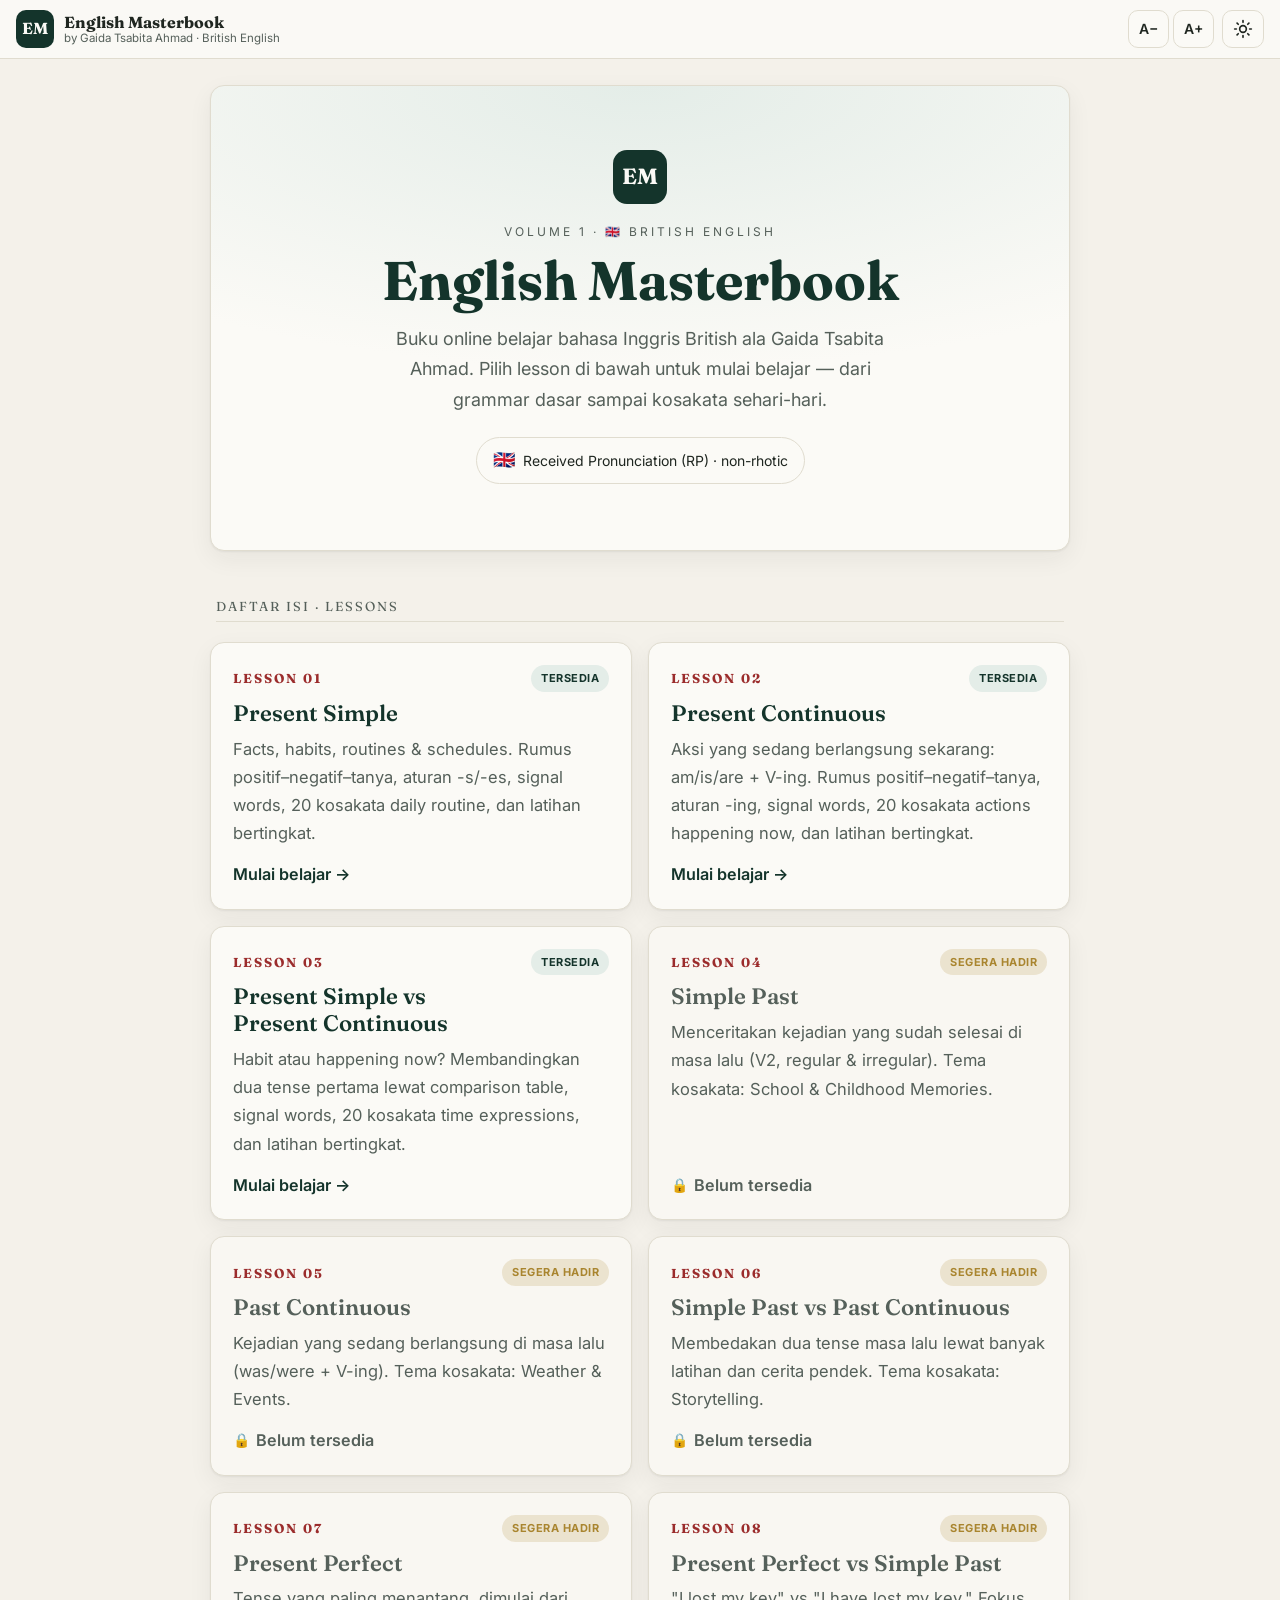
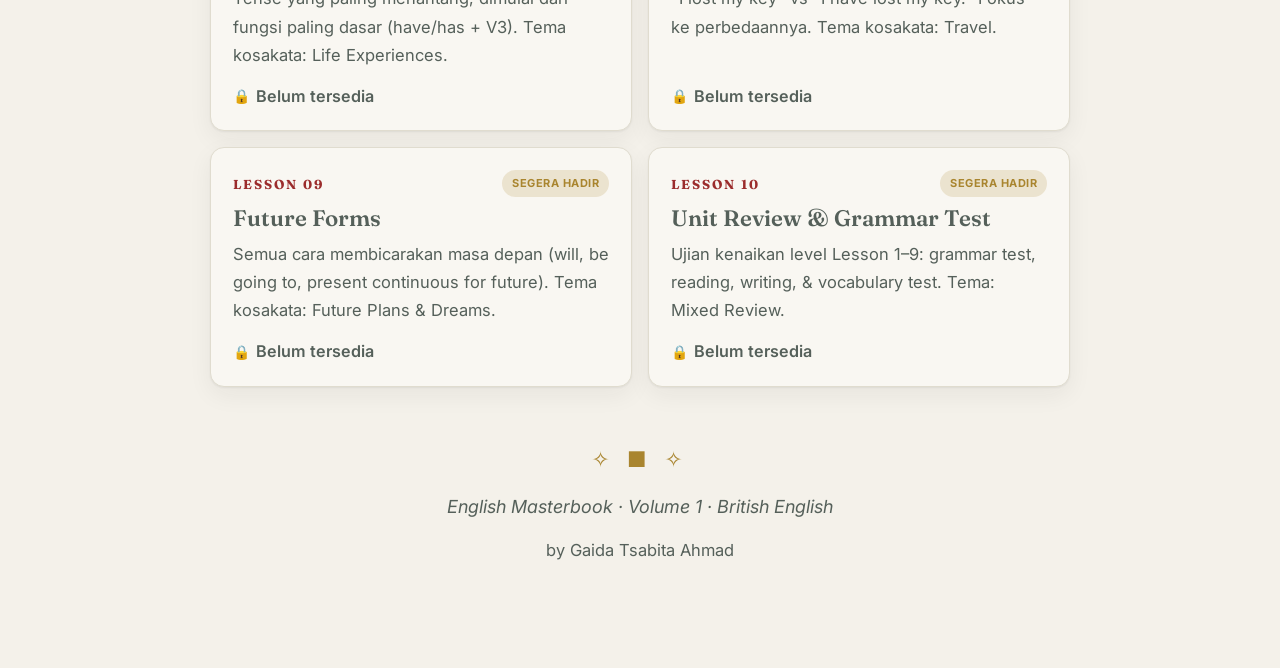
<file: index.html>
<!doctype html>
<html lang="id">
  <head>
    <meta charset="UTF-8" />
    <meta name="viewport" content="width=device-width, initial-scale=1.0" />
    <meta name="theme-color" content="#14342b" />
    <meta name="description" content="English Masterbook by Gaida Tsabita Ahmad — buku online belajar bahasa Inggris British (BrE). Daftar isi semua lesson." />
    <title>Beranda · English Masterbook by Gaida Tsabita Ahmad</title>
    <link rel="preconnect" href="https://fonts.googleapis.com" />
    <link rel="preconnect" href="https://fonts.gstatic.com" crossorigin />
    <link href="https://fonts.googleapis.com/css2?family=Fraunces:opsz,wght@9..144,400;9..144,500;9..144,600;9..144,700&family=Inter:wght@400;500;600;700&display=swap" rel="stylesheet" />
    <link rel="stylesheet" href="style.css" />
  </head>
  <body data-lesson="home">
    <!-- Top bar -->
    <header class="topbar">
      <a class="brand" href="index.html" aria-label="Beranda English Masterbook">
        <span class="brand-mark" aria-hidden="true">EM</span>
        <div class="brand-text">
          <strong>English Masterbook</strong>
          <span>by Gaida Tsabita Ahmad · British English</span>
        </div>
      </a>
      <div class="topbar-controls">
        <div class="text-size" role="group" aria-label="Ukuran teks">
          <button class="icon-btn" id="textDown" aria-label="Perkecil teks">A−</button>
          <button class="icon-btn" id="textUp" aria-label="Perbesar teks">A+</button>
        </div>
        <button class="icon-btn theme-btn" id="themeBtn" aria-label="Ganti mode terang/gelap">
          <svg class="ico-sun" viewBox="0 0 24 24" width="20" height="20" fill="none" stroke="currentColor" stroke-width="2" stroke-linecap="round">
            <circle cx="12" cy="12" r="4" />
            <line x1="12" y1="2" x2="12" y2="4" />
            <line x1="12" y1="20" x2="12" y2="22" />
            <line x1="4.9" y1="4.9" x2="6.3" y2="6.3" />
            <line x1="17.7" y1="17.7" x2="19.1" y2="19.1" />
            <line x1="2" y1="12" x2="4" y2="12" />
            <line x1="20" y1="12" x2="22" y2="12" />
            <line x1="4.9" y1="19.1" x2="6.3" y2="17.7" />
            <line x1="17.7" y1="6.3" x2="19.1" y2="4.9" />
          </svg>
          <svg class="ico-moon" viewBox="0 0 24 24" width="20" height="20" fill="none" stroke="currentColor" stroke-width="2" stroke-linecap="round" stroke-linejoin="round"><path d="M21 12.8A9 9 0 1 1 11.2 3a7 7 0 0 0 9.8 9.8z" /></svg>
        </button>
      </div>
    </header>

    <main class="home">
      <!-- Hero / Book cover -->
      <section class="home-hero">
        <span class="op-mark" aria-hidden="true">EM</span>
        <p class="home-vol">Volume 1 · <span class="flag" aria-hidden="true">🇬🇧</span> British English</p>
        <h1 class="home-title">English Masterbook</h1>
        <p class="home-sub">Buku online belajar bahasa Inggris British ala Gaida Tsabita Ahmad. Pilih lesson di bawah untuk mulai belajar — dari grammar dasar sampai kosakata sehari-hari.</p>
        <p class="home-flag"><span class="flag" aria-hidden="true">🇬🇧</span> Received Pronunciation (RP) · non-rhotic</p>
      </section>

      <!-- Daftar Isi -->
      <p class="home-section-title">Daftar Isi · Lessons</p>
      <div class="home-section-line" aria-hidden="true"></div>

      <div class="lesson-grid">
        <!-- Lesson 01 — ready -->
        <a class="lesson-card" href="lesson-01.html">
          <div class="lesson-card-top">
            <span class="lesson-no">Lesson 01</span>
            <span class="lesson-status ready">Tersedia</span>
          </div>
          <h2 class="lesson-name">Present Simple</h2>
          <p class="lesson-desc">Facts, habits, routines &amp; schedules. Rumus positif–negatif–tanya, aturan -s/-es, signal words, 20 kosakata daily routine, dan latihan bertingkat.</p>
          <span class="lesson-cta">Mulai belajar →</span>
        </a>

        <!-- Lesson 02 — ready -->
        <a class="lesson-card" href="lesson-02.html">
          <div class="lesson-card-top">
            <span class="lesson-no">Lesson 02</span>
            <span class="lesson-status ready">Tersedia</span>
          </div>
          <h2 class="lesson-name">Present Continuous</h2>
          <p class="lesson-desc">Aksi yang sedang berlangsung sekarang: am/is/are + V-ing. Rumus positif–negatif–tanya, aturan -ing, signal words, 20 kosakata actions happening now, dan latihan bertingkat.</p>
          <span class="lesson-cta">Mulai belajar →</span>
        </a>

        <!-- Lesson 03 — ready -->
        <a class="lesson-card" href="lesson-03.html">
          <div class="lesson-card-top">
            <span class="lesson-no">Lesson 03</span>
            <span class="lesson-status ready">Tersedia</span>
          </div>
          <h2 class="lesson-name">Present Simple vs Present Continuous</h2>
          <p class="lesson-desc">Habit atau happening now? Membandingkan dua tense pertama lewat comparison table, signal words, 20 kosakata time expressions, dan latihan bertingkat.</p>
          <span class="lesson-cta">Mulai belajar →</span>
        </a>

        <!-- Lesson 04 — coming soon -->
        <a class="lesson-card is-locked" href="lesson-04.html" aria-disabled="true" tabindex="-1">
          <div class="lesson-card-top">
            <span class="lesson-no">Lesson 04</span>
            <span class="lesson-status soon">Segera hadir</span>
          </div>
          <h2 class="lesson-name">Simple Past</h2>
          <p class="lesson-desc">Menceritakan kejadian yang sudah selesai di masa lalu (V2, regular &amp; irregular). Tema kosakata: School &amp; Childhood Memories.</p>
          <span class="lesson-cta"><span class="lock-icon" aria-hidden="true">🔒</span> Belum tersedia</span>
        </a>

        <!-- Lesson 05 — coming soon -->
        <a class="lesson-card is-locked" href="lesson-05.html" aria-disabled="true" tabindex="-1">
          <div class="lesson-card-top">
            <span class="lesson-no">Lesson 05</span>
            <span class="lesson-status soon">Segera hadir</span>
          </div>
          <h2 class="lesson-name">Past Continuous</h2>
          <p class="lesson-desc">Kejadian yang sedang berlangsung di masa lalu (was/were + V-ing). Tema kosakata: Weather &amp; Events.</p>
          <span class="lesson-cta"><span class="lock-icon" aria-hidden="true">🔒</span> Belum tersedia</span>
        </a>

        <!-- Lesson 06 — coming soon -->
        <a class="lesson-card is-locked" href="lesson-06.html" aria-disabled="true" tabindex="-1">
          <div class="lesson-card-top">
            <span class="lesson-no">Lesson 06</span>
            <span class="lesson-status soon">Segera hadir</span>
          </div>
          <h2 class="lesson-name">Simple Past vs Past Continuous</h2>
          <p class="lesson-desc">Membedakan dua tense masa lalu lewat banyak latihan dan cerita pendek. Tema kosakata: Storytelling.</p>
          <span class="lesson-cta"><span class="lock-icon" aria-hidden="true">🔒</span> Belum tersedia</span>
        </a>

        <!-- Lesson 07 — coming soon -->
        <a class="lesson-card is-locked" href="lesson-07.html" aria-disabled="true" tabindex="-1">
          <div class="lesson-card-top">
            <span class="lesson-no">Lesson 07</span>
            <span class="lesson-status soon">Segera hadir</span>
          </div>
          <h2 class="lesson-name">Present Perfect</h2>
          <p class="lesson-desc">Tense yang paling menantang, dimulai dari fungsi paling dasar (have/has + V3). Tema kosakata: Life Experiences.</p>
          <span class="lesson-cta"><span class="lock-icon" aria-hidden="true">🔒</span> Belum tersedia</span>
        </a>

        <!-- Lesson 08 — coming soon -->
        <a class="lesson-card is-locked" href="lesson-08.html" aria-disabled="true" tabindex="-1">
          <div class="lesson-card-top">
            <span class="lesson-no">Lesson 08</span>
            <span class="lesson-status soon">Segera hadir</span>
          </div>
          <h2 class="lesson-name">Present Perfect vs Simple Past</h2>
          <p class="lesson-desc">"I lost my key" vs "I have lost my key." Fokus ke perbedaannya. Tema kosakata: Travel.</p>
          <span class="lesson-cta"><span class="lock-icon" aria-hidden="true">🔒</span> Belum tersedia</span>
        </a>

        <!-- Lesson 09 — coming soon -->
        <a class="lesson-card is-locked" href="lesson-09.html" aria-disabled="true" tabindex="-1">
          <div class="lesson-card-top">
            <span class="lesson-no">Lesson 09</span>
            <span class="lesson-status soon">Segera hadir</span>
          </div>
          <h2 class="lesson-name">Future Forms</h2>
          <p class="lesson-desc">Semua cara membicarakan masa depan (will, be going to, present continuous for future). Tema kosakata: Future Plans &amp; Dreams.</p>
          <span class="lesson-cta"><span class="lock-icon" aria-hidden="true">🔒</span> Belum tersedia</span>
        </a>

        <!-- Lesson 10 — coming soon -->
        <a class="lesson-card is-locked" href="lesson-10.html" aria-disabled="true" tabindex="-1">
          <div class="lesson-card-top">
            <span class="lesson-no">Lesson 10</span>
            <span class="lesson-status soon">Segera hadir</span>
          </div>
          <h2 class="lesson-name">Unit Review &amp; Grammar Test</h2>
          <p class="lesson-desc">Ujian kenaikan level Lesson 1–9: grammar test, reading, writing, &amp; vocabulary test. Tema: Mixed Review.</p>
          <span class="lesson-cta"><span class="lock-icon" aria-hidden="true">🔒</span> Belum tersedia</span>
        </a>
      </div>

      <footer class="home-footer">
        <p class="ornament">✧ ■ ✧</p>
        <p><em>English Masterbook · Volume 1 · British English</em></p>
        <p class="muted">by Gaida Tsabita Ahmad</p>
      </footer>
    </main>

    <script src="script.js"></script>
  </body>
</html>
</file>
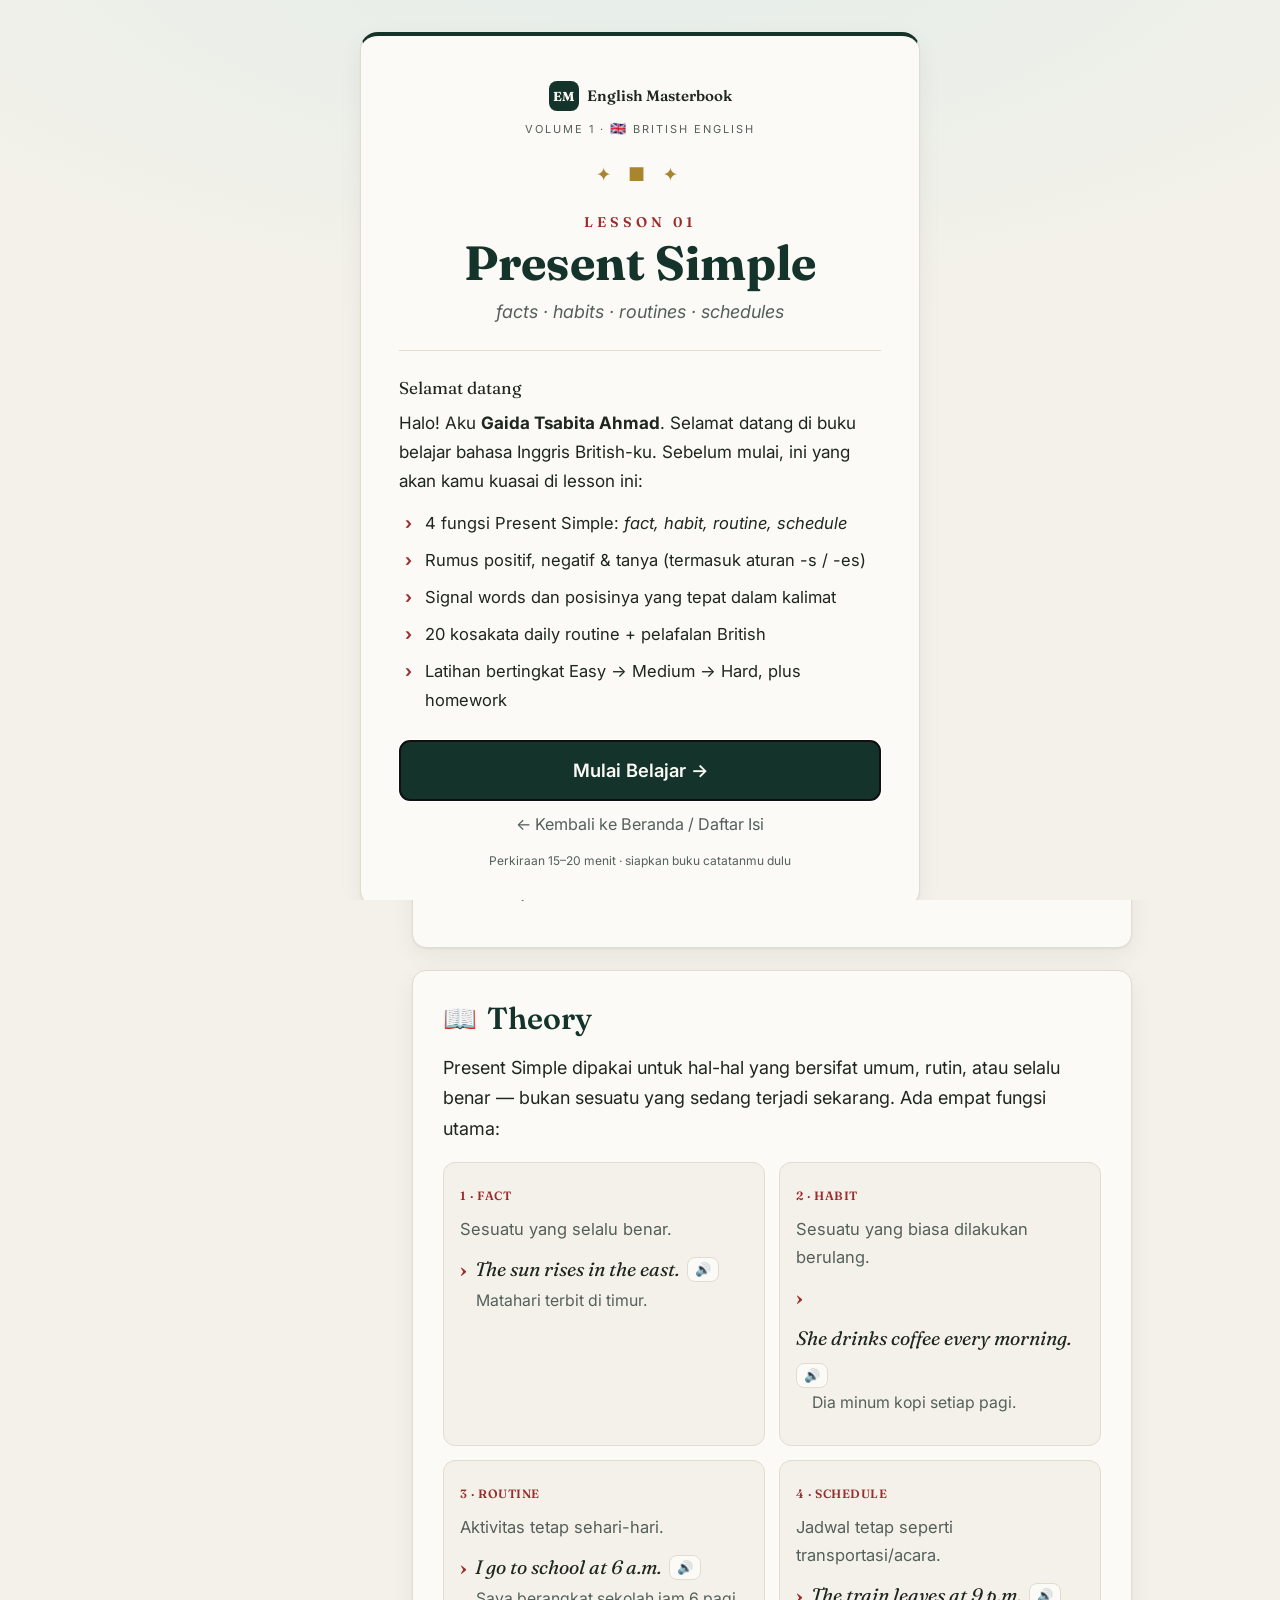
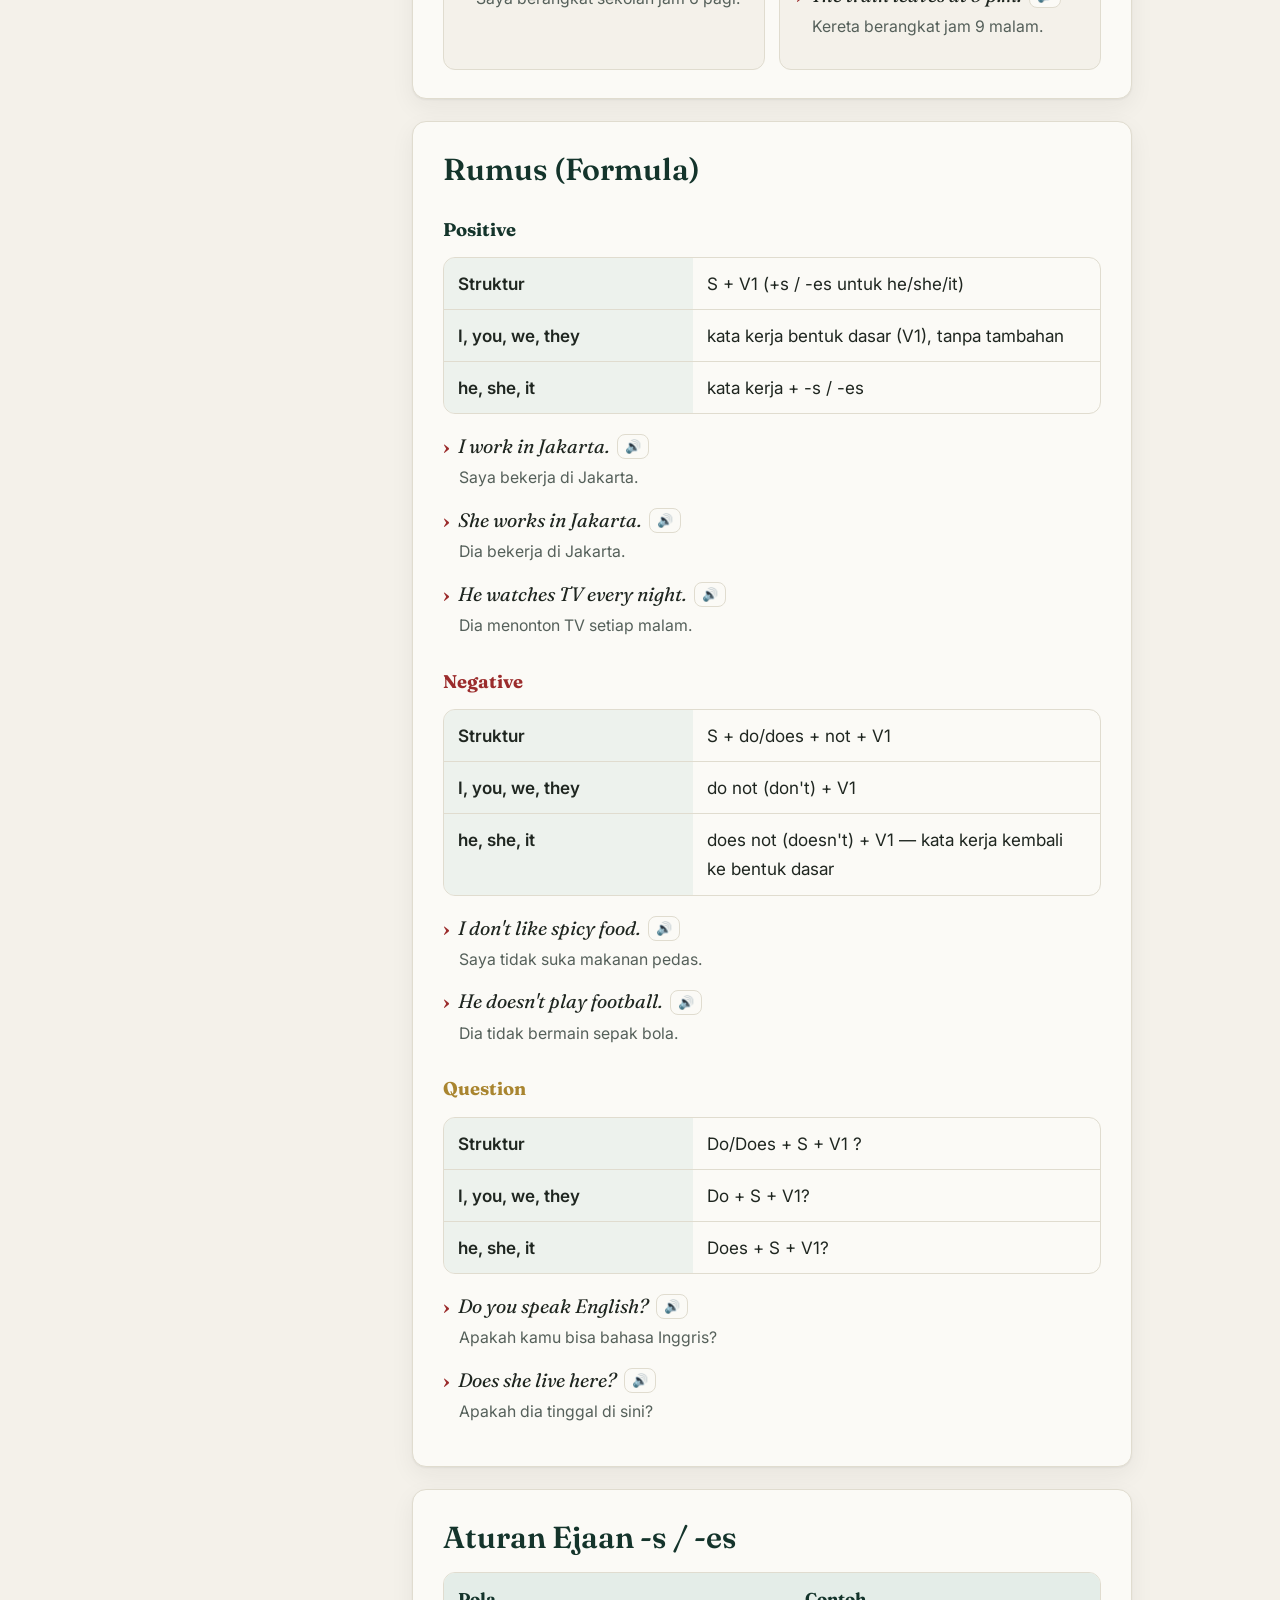
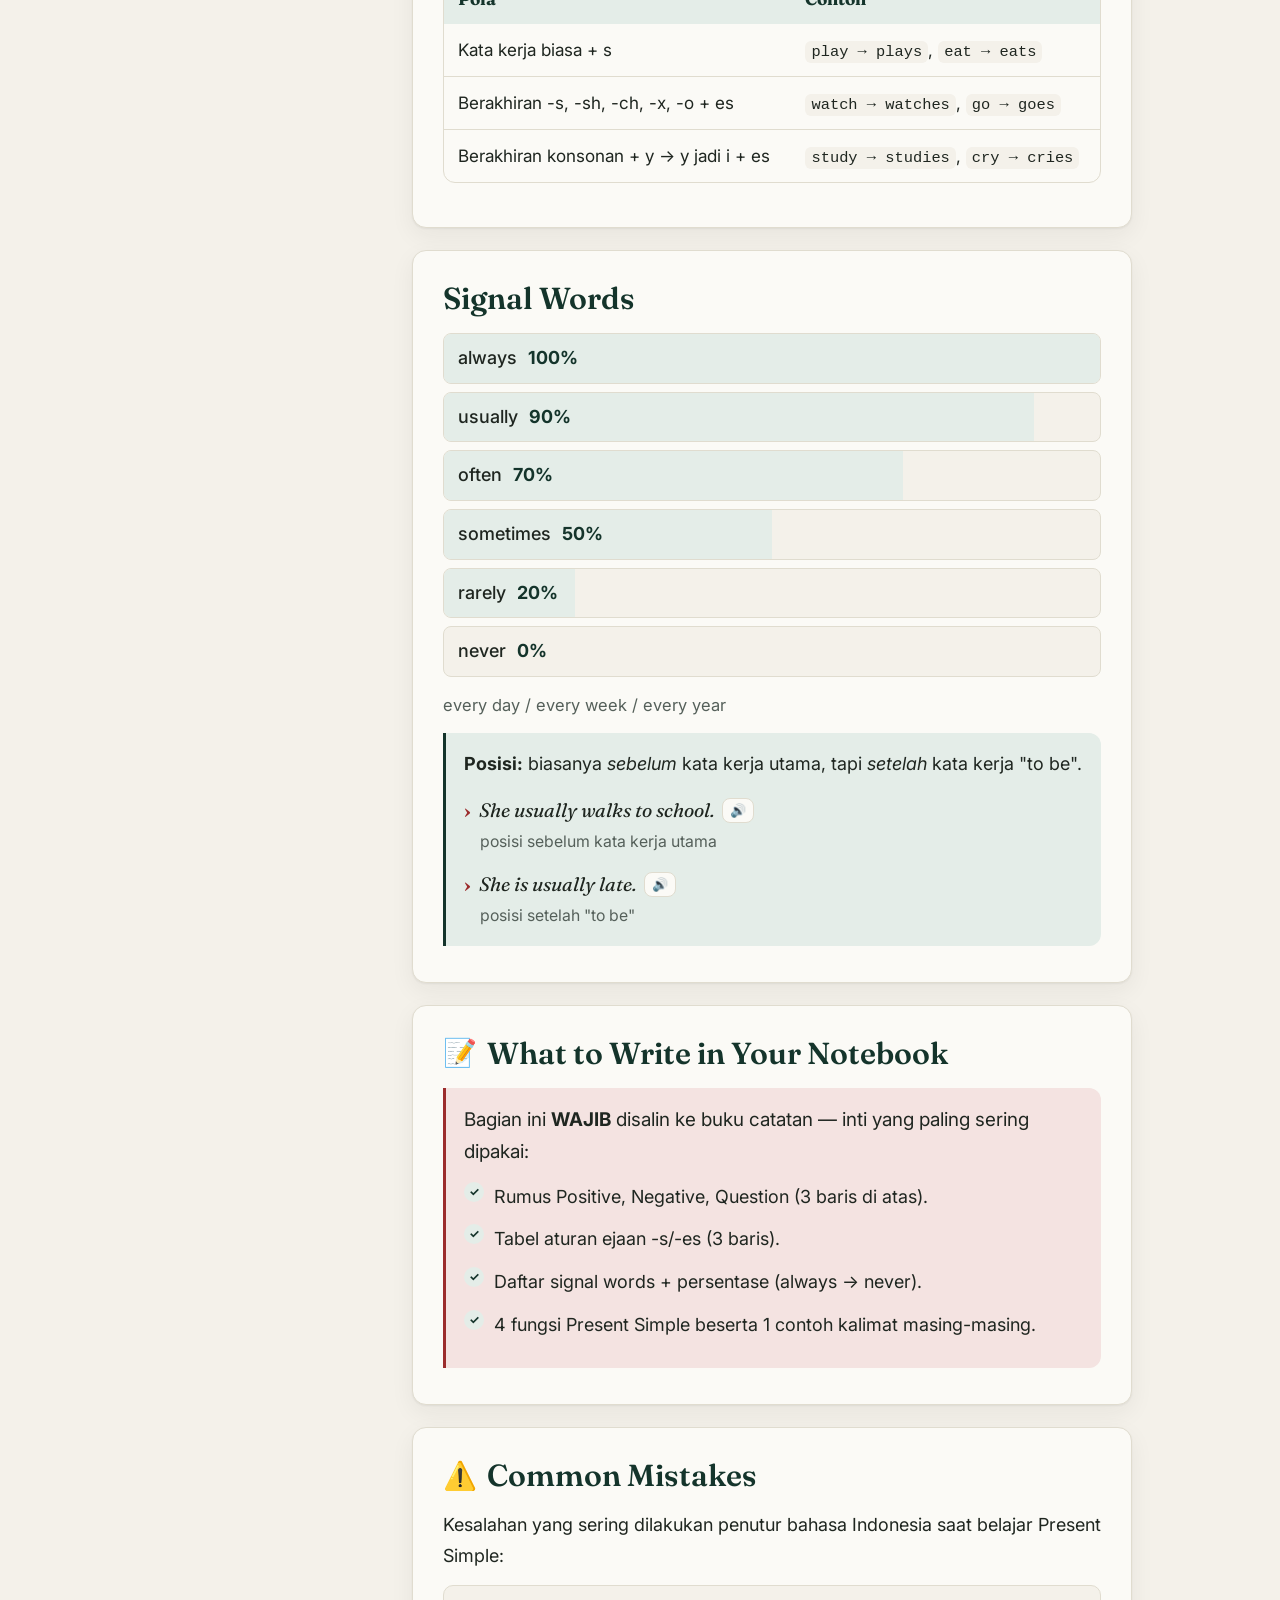
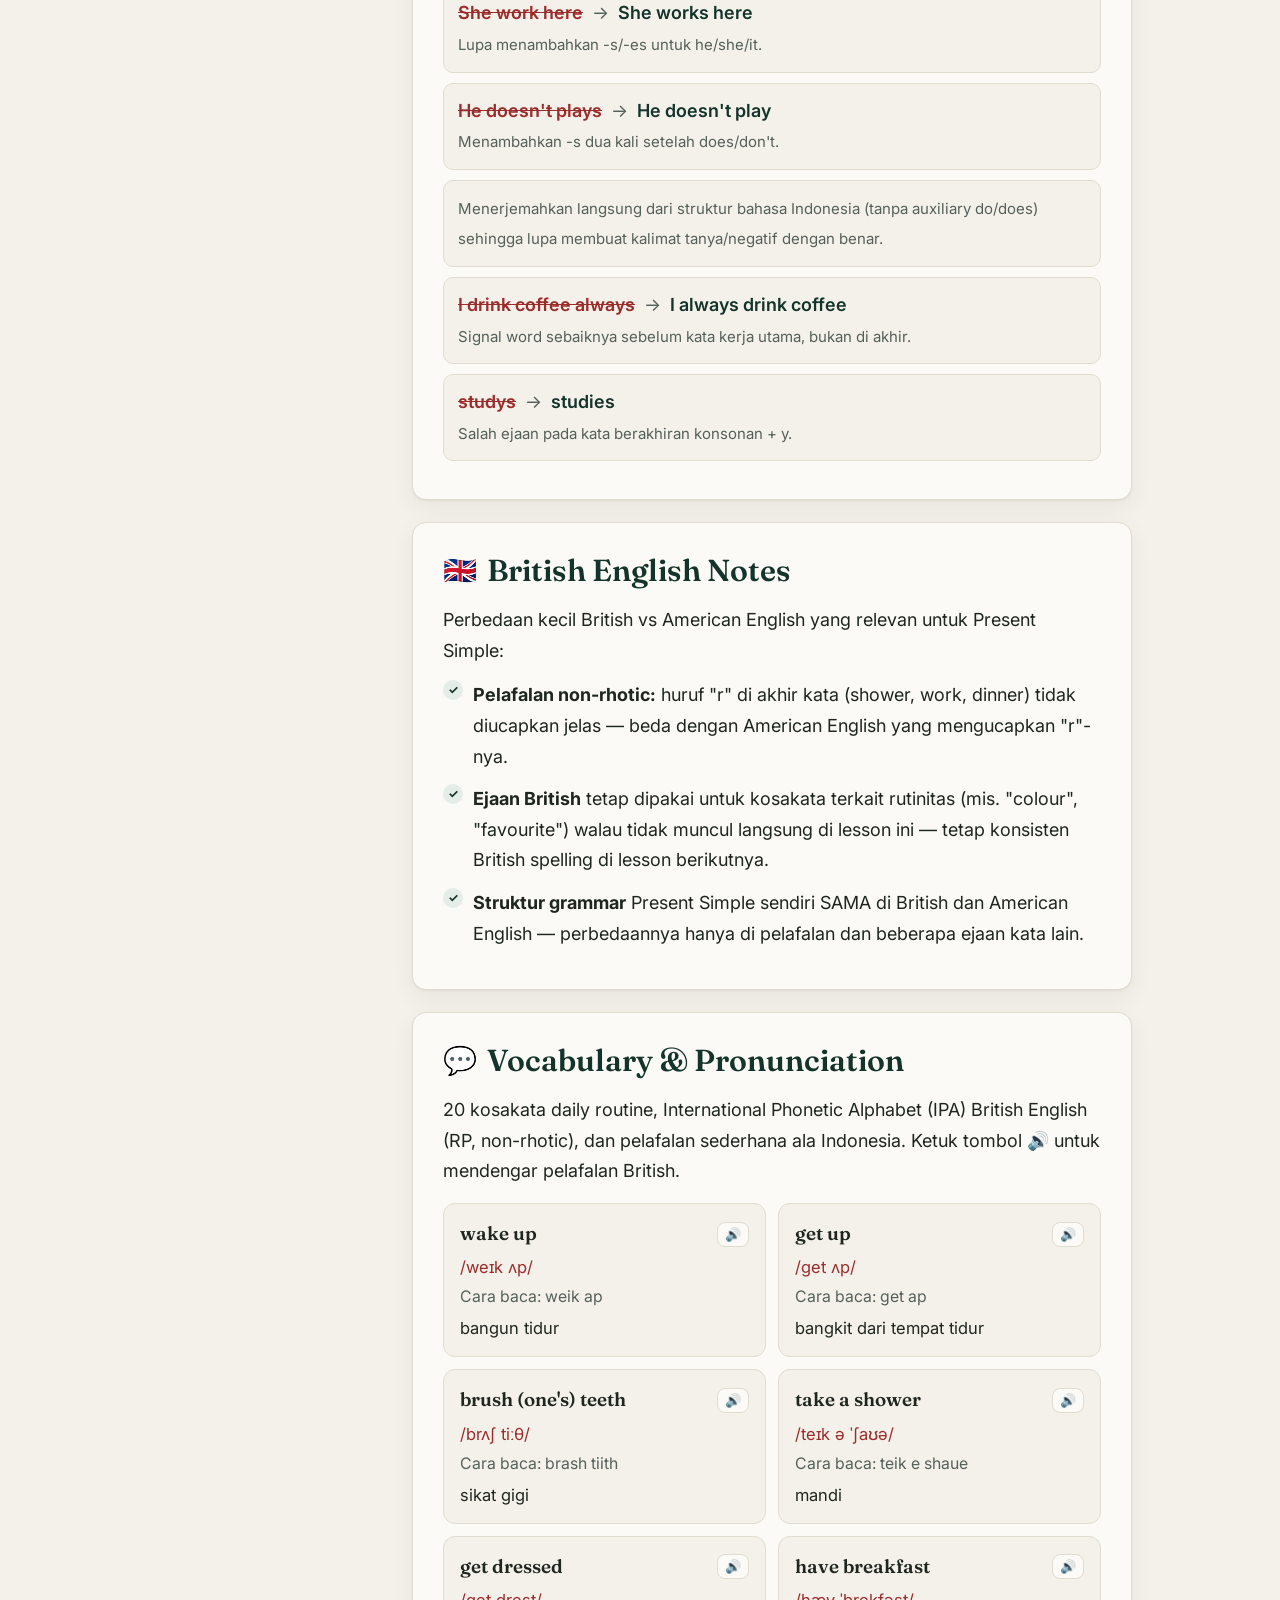
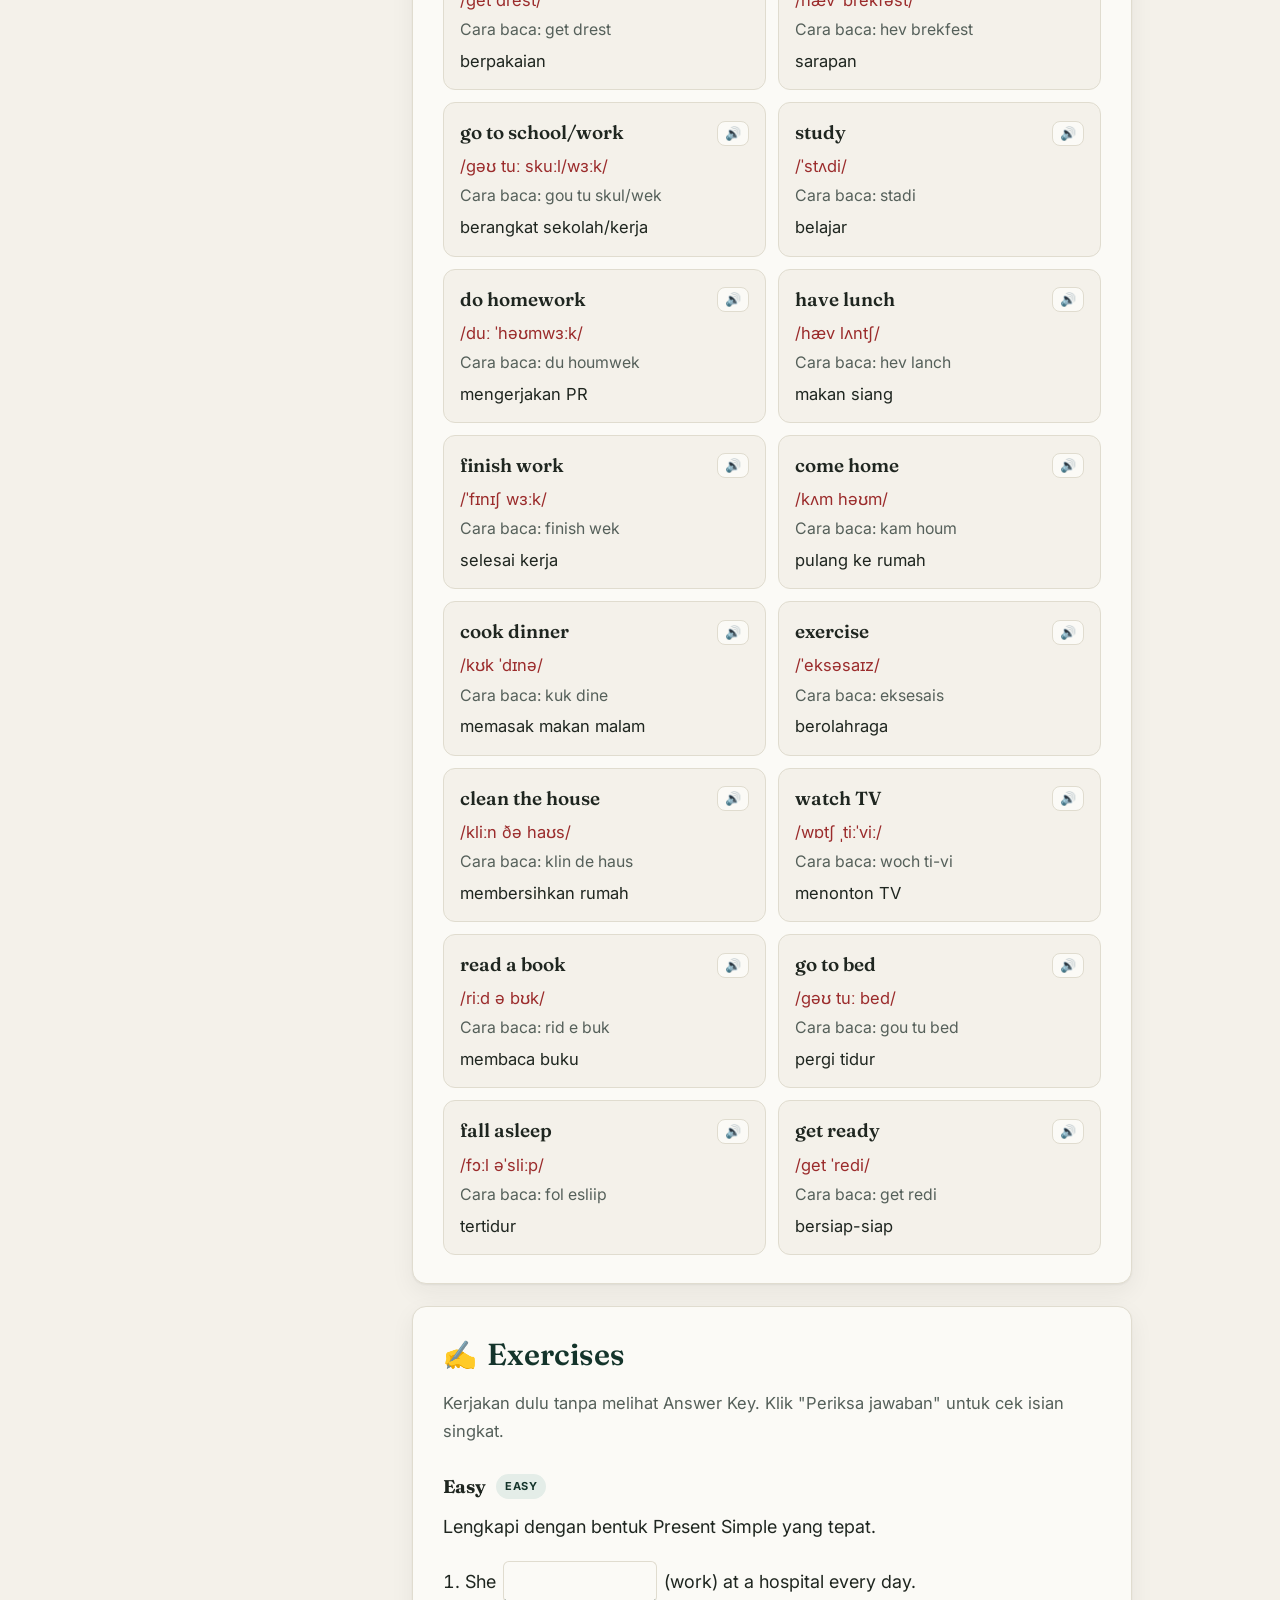
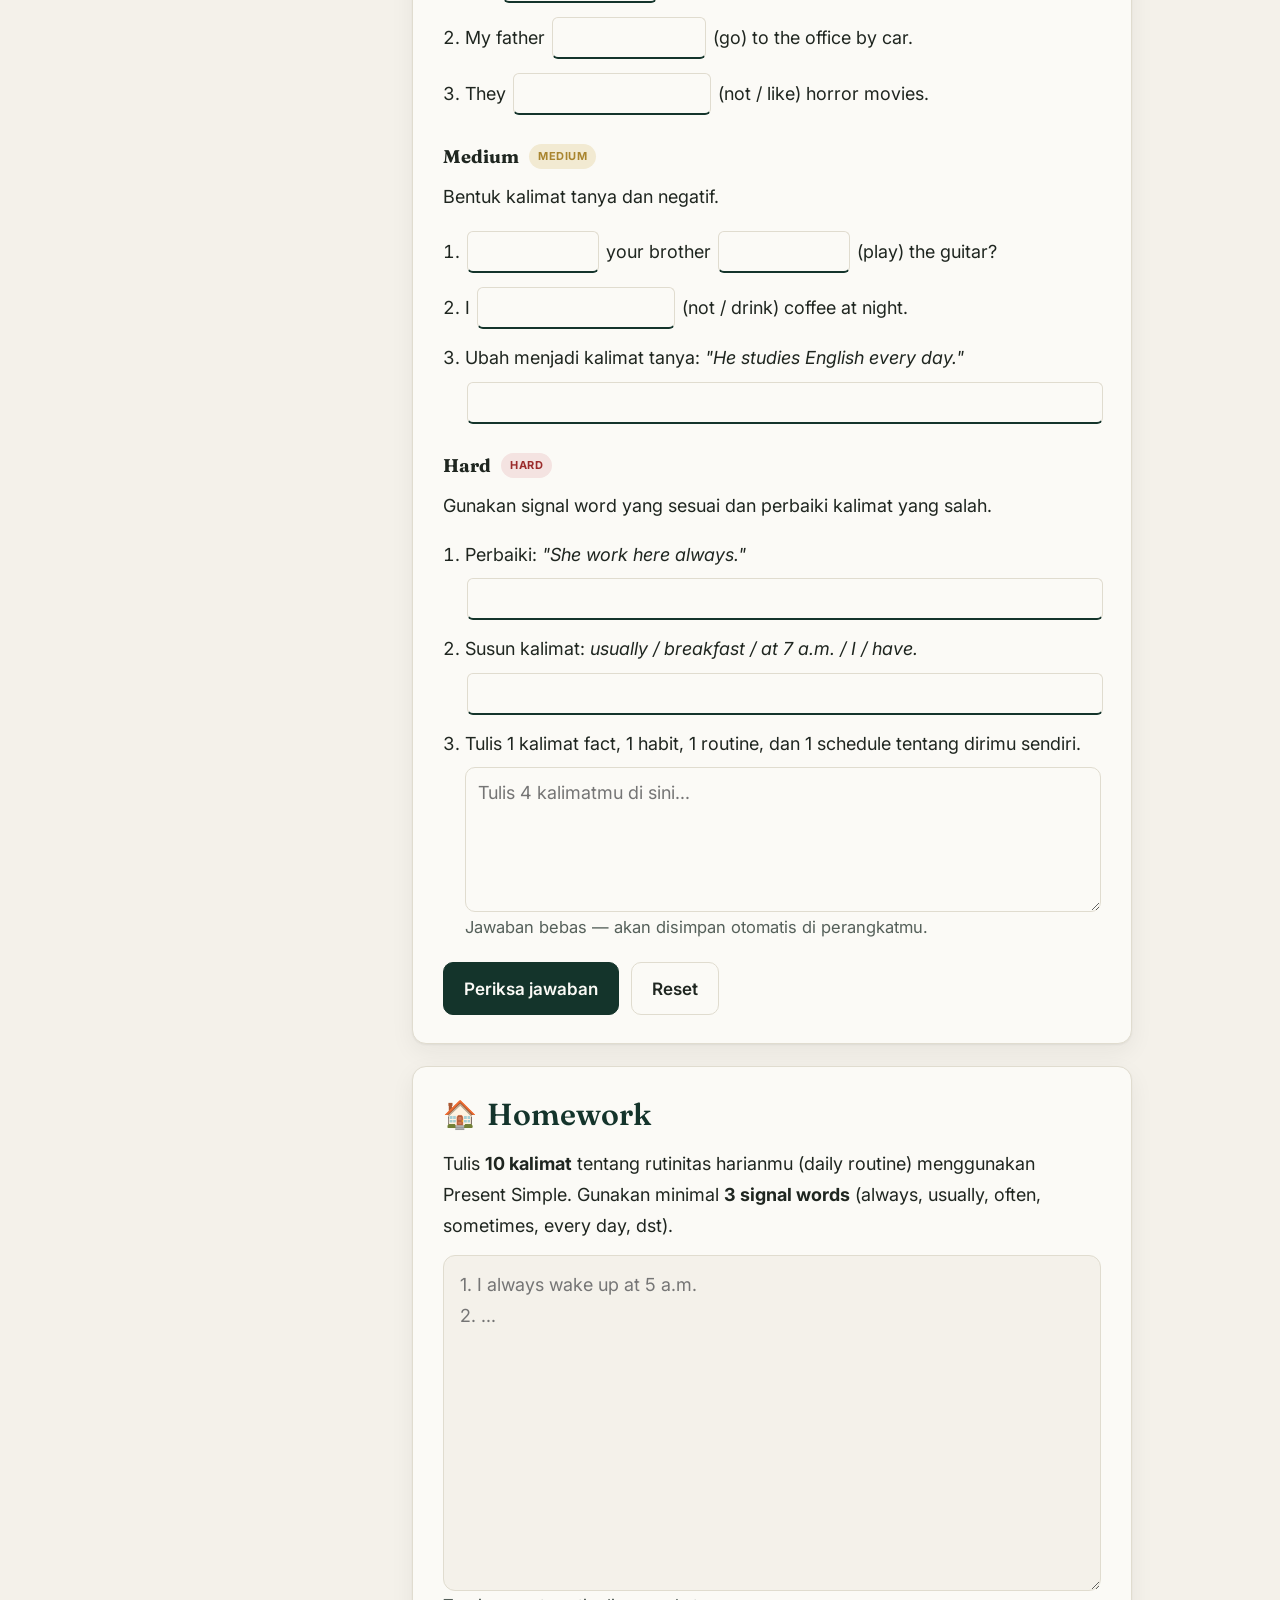
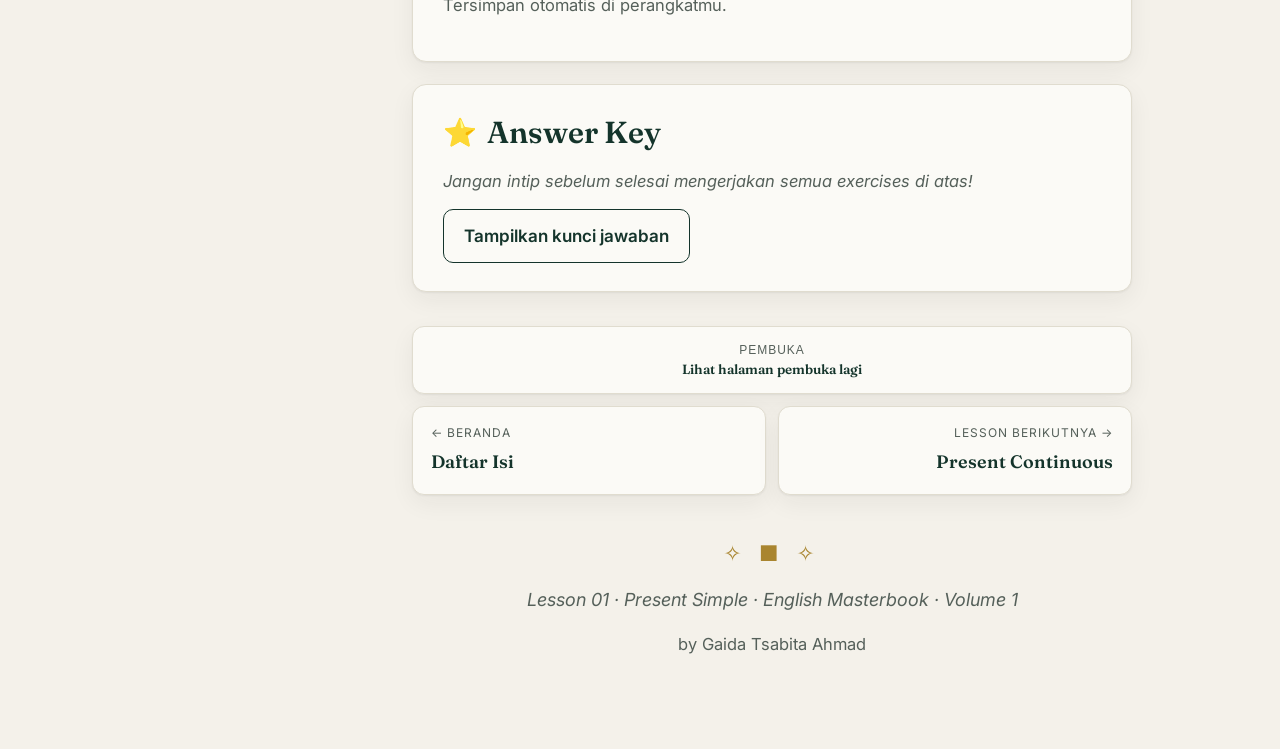
<file: lesson-01.html>
<!doctype html>
<html lang="id">
  <head>
    <meta charset="UTF-8" />
    <meta name="viewport" content="width=device-width, initial-scale=1.0" />
    <meta name="theme-color" content="#14342b" />
    <meta name="description" content="English Masterbook by Gaida Tsabita Ahmad — Lesson 01: Present Simple (British English)." />
    <title>Lesson 01 · Present Simple · English Masterbook</title>
    <link rel="preconnect" href="https://fonts.googleapis.com" />
    <link rel="preconnect" href="https://fonts.gstatic.com" crossorigin />
    <link href="https://fonts.googleapis.com/css2?family=Fraunces:opsz,wght@9..144,400;9..144,500;9..144,600;9..144,700&family=Inter:wght@400;500;600;700&display=swap" rel="stylesheet" />
    <link rel="stylesheet" href="style.css" />
  </head>
  <body data-lesson="01">
    <!-- Opening / Lesson intro -->
    <div class="opening" id="opening" role="dialog" aria-modal="true" aria-label="Pembuka lesson">
      <div class="opening-inner">
        <div class="opening-book">
          <p class="op-brand"><span class="op-mark" aria-hidden="true">EM</span> English Masterbook</p>
          <p class="op-vol">Volume 1 · <span class="flag" aria-hidden="true">🇬🇧</span> British English</p>

          <div class="op-divider" aria-hidden="true">✦ ■ ✦</div>

          <p class="op-lesson">Lesson 01</p>
          <h1 class="op-title">Present Simple</h1>
          <p class="op-sub"><em>facts · habits · routines · schedules</em></p>

          <div class="op-welcome">
            <p class="op-hi">Selamat datang</p>
            <p>Halo! Aku <strong>Gaida Tsabita Ahmad</strong>. Selamat datang di buku belajar bahasa Inggris British-ku. Sebelum mulai, ini yang akan kamu kuasai di lesson ini:</p>
            <ul class="op-points">
              <li>4 fungsi Present Simple: <em>fact, habit, routine, schedule</em></li>
              <li>Rumus positif, negatif &amp; tanya (termasuk aturan -s / -es)</li>
              <li>Signal words dan posisinya yang tepat dalam kalimat</li>
              <li>20 kosakata daily routine + pelafalan British</li>
              <li>Latihan bertingkat Easy → Medium → Hard, plus homework</li>
            </ul>
          </div>

          <div class="op-actions">
            <button class="btn op-start" id="startBtn" type="button">Mulai Belajar →</button>
            <a class="op-back" href="index.html">← Kembali ke Beranda / Daftar Isi</a>
          </div>
          <p class="op-hint">Perkiraan 15–20 menit · siapkan buku catatanmu dulu</p>
        </div>
      </div>
    </div>

    <!-- Reading progress bar -->
    <div class="progress-bar" id="progressBar" aria-hidden="true"></div>

    <!-- Top bar -->
    <header class="topbar">
      <button class="icon-btn menu-btn" id="menuBtn" aria-label="Buka daftar isi" aria-expanded="false">
        <svg viewBox="0 0 24 24" width="22" height="22" fill="none" stroke="currentColor" stroke-width="2" stroke-linecap="round">
          <line x1="3" y1="6" x2="21" y2="6" />
          <line x1="3" y1="12" x2="21" y2="12" />
          <line x1="3" y1="18" x2="21" y2="18" />
        </svg>
      </button>
      <a class="brand" href="index.html" aria-label="Beranda English Masterbook">
        <span class="brand-mark" aria-hidden="true">EM</span>
        <div class="brand-text">
          <strong>English Masterbook</strong>
          <span>by Gaida Tsabita Ahmad · British English</span>
        </div>
      </a>
      <div class="topbar-controls">
        <a class="icon-btn home-btn" href="index.html" aria-label="Kembali ke Beranda">
          <svg viewBox="0 0 24 24" width="18" height="18" fill="none" stroke="currentColor" stroke-width="2" stroke-linecap="round" stroke-linejoin="round">
            <path d="M3 10.5 12 3l9 7.5" />
            <path d="M5 9.5V21h14V9.5" />
          </svg>
          <span>Beranda</span>
        </a>
        <div class="text-size" role="group" aria-label="Ukuran teks">
          <button class="icon-btn" id="textDown" aria-label="Perkecil teks">A−</button>
          <button class="icon-btn" id="textUp" aria-label="Perbesar teks">A+</button>
        </div>
        <button class="icon-btn theme-btn" id="themeBtn" aria-label="Ganti mode terang/gelap">
          <svg class="ico-sun" viewBox="0 0 24 24" width="20" height="20" fill="none" stroke="currentColor" stroke-width="2" stroke-linecap="round">
            <circle cx="12" cy="12" r="4" />
            <line x1="12" y1="2" x2="12" y2="4" />
            <line x1="12" y1="20" x2="12" y2="22" />
            <line x1="4.9" y1="4.9" x2="6.3" y2="6.3" />
            <line x1="17.7" y1="17.7" x2="19.1" y2="19.1" />
            <line x1="2" y1="12" x2="4" y2="12" />
            <line x1="20" y1="12" x2="22" y2="12" />
            <line x1="4.9" y1="19.1" x2="6.3" y2="17.7" />
            <line x1="17.7" y1="6.3" x2="19.1" y2="4.9" />
          </svg>
          <svg class="ico-moon" viewBox="0 0 24 24" width="20" height="20" fill="none" stroke="currentColor" stroke-width="2" stroke-linecap="round" stroke-linejoin="round"><path d="M21 12.8A9 9 0 1 1 11.2 3a7 7 0 0 0 9.8 9.8z" /></svg>
        </button>
      </div>
    </header>

    <div class="layout">
      <!-- Sidebar / Table of contents -->
      <aside class="sidebar" id="sidebar" aria-label="Daftar isi">
        <div class="sidebar-inner">
          <p class="sidebar-title">Lesson 01</p>
          <nav class="toc" id="toc">
            <a href="index.html" class="toc-link toc-home">← Beranda / Daftar Isi</a>
            <a href="#cover" class="toc-link">Cover</a>
            <a href="#objectives" class="toc-link">Learning Objectives</a>
            <a href="#theory" class="toc-link">Theory</a>
            <a href="#formula" class="toc-link">Rumus (Formula)</a>
            <a href="#spelling" class="toc-link">Aturan -s / -es</a>
            <a href="#signal" class="toc-link">Signal Words</a>
            <a href="#notebook" class="toc-link">What to Write</a>
            <a href="#mistakes" class="toc-link">Common Mistakes</a>
            <a href="#british" class="toc-link">British English Notes</a>
            <a href="#vocab" class="toc-link">Vocabulary</a>
            <a href="#exercises" class="toc-link">Exercises</a>
            <a href="#homework" class="toc-link">Homework</a>
            <a href="#answers" class="toc-link">Answer Key</a>
          </nav>
          <div class="sidebar-progress">
            <div class="sp-track"><div class="sp-fill" id="lessonProgress"></div></div>
            <span id="lessonProgressLabel">0% selesai dibaca</span>
          </div>
        </div>
      </aside>
      <div class="overlay" id="overlay" hidden></div>

      <!-- Main content -->
      <main class="content">
        <article class="book">
          <!-- Cover -->
          <section id="cover" class="cover">
            <p class="cover-vol">English Masterbook · Volume 1</p>
            <p class="cover-lesson">Lesson 01</p>
            <h1 class="cover-title">Present Simple</h1>
            <p class="cover-sub"><em>facts · habits · routines · schedules</em></p>
            <p class="cover-flag"><span class="flag" aria-hidden="true">🇬🇧</span> British English (RP)</p>
          </section>

          <!-- Objectives -->
          <section id="objectives" class="chapter">
            <h2 class="chapter-title"><span class="chapter-emoji">🎯</span> Learning Objectives</h2>
            <p class="lead">Setelah menyelesaikan lesson ini, kamu akan bisa:</p>
            <ul class="check-list">
              <li>Menjelaskan 4 fungsi Present Simple: <em>fact, habit, routine, schedule</em>.</li>
              <li>Membentuk kalimat positif, negatif, dan tanya dengan benar (termasuk aturan -s/-es).</li>
              <li>Menggunakan signal words (always, usually, often, dst.) di posisi yang tepat.</li>
              <li>Menguasai 20 kosakata daily routine beserta pelafalan British English.</li>
              <li>Mengerjakan latihan bertingkat (Easy → Medium → Hard) tanpa melihat kunci jawaban.</li>
            </ul>
          </section>

          <!-- Theory -->
          <section id="theory" class="chapter">
            <h2 class="chapter-title"><span class="chapter-emoji">📖</span> Theory</h2>
            <p>Present Simple dipakai untuk hal-hal yang bersifat umum, rutin, atau selalu benar — bukan sesuatu yang sedang terjadi sekarang. Ada empat fungsi utama:</p>

            <div class="fn-grid">
              <div class="fn-card">
                <span class="fn-tag">1 · Fact</span>
                <p class="fn-desc">Sesuatu yang selalu benar.</p>
                <p class="example" data-say="The sun rises in the east">The sun rises in the east.<button class="say-btn" aria-label="Dengarkan pelafalan">🔊</button></p>
                <p class="translate">Matahari terbit di timur.</p>
              </div>
              <div class="fn-card">
                <span class="fn-tag">2 · Habit</span>
                <p class="fn-desc">Sesuatu yang biasa dilakukan berulang.</p>
                <p class="example" data-say="She drinks coffee every morning">She drinks coffee every morning.<button class="say-btn" aria-label="Dengarkan pelafalan">🔊</button></p>
                <p class="translate">Dia minum kopi setiap pagi.</p>
              </div>
              <div class="fn-card">
                <span class="fn-tag">3 · Routine</span>
                <p class="fn-desc">Aktivitas tetap sehari-hari.</p>
                <p class="example" data-say="I go to school at six a m">I go to school at 6 a.m.<button class="say-btn" aria-label="Dengarkan pelafalan">🔊</button></p>
                <p class="translate">Saya berangkat sekolah jam 6 pagi.</p>
              </div>
              <div class="fn-card">
                <span class="fn-tag">4 · Schedule</span>
                <p class="fn-desc">Jadwal tetap seperti transportasi/acara.</p>
                <p class="example" data-say="The train leaves at nine p m">The train leaves at 9 p.m.<button class="say-btn" aria-label="Dengarkan pelafalan">🔊</button></p>
                <p class="translate">Kereta berangkat jam 9 malam.</p>
              </div>
            </div>
          </section>

          <!-- Formula -->
          <section id="formula" class="chapter">
            <h2 class="chapter-title">Rumus (Formula)</h2>

            <h3 class="sub-title positive">Positive</h3>
            <div class="table-wrap">
              <table>
                <tbody>
                  <tr>
                    <th>Struktur</th>
                    <td>S + V1 (+s / -es untuk he/she/it)</td>
                  </tr>
                  <tr>
                    <th>I, you, we, they</th>
                    <td>kata kerja bentuk dasar (V1), tanpa tambahan</td>
                  </tr>
                  <tr>
                    <th>he, she, it</th>
                    <td>kata kerja + -s / -es</td>
                  </tr>
                </tbody>
              </table>
            </div>
            <p class="example" data-say="I work in Jakarta">I work in Jakarta.<button class="say-btn" aria-label="Dengarkan pelafalan">🔊</button></p>
            <p class="translate">Saya bekerja di Jakarta.</p>
            <p class="example" data-say="She works in Jakarta">She works in Jakarta.<button class="say-btn" aria-label="Dengarkan pelafalan">🔊</button></p>
            <p class="translate">Dia bekerja di Jakarta.</p>
            <p class="example" data-say="He watches T V every night">He watches TV every night.<button class="say-btn" aria-label="Dengarkan pelafalan">🔊</button></p>
            <p class="translate">Dia menonton TV setiap malam.</p>

            <h3 class="sub-title negative">Negative</h3>
            <div class="table-wrap">
              <table>
                <tbody>
                  <tr>
                    <th>Struktur</th>
                    <td>S + do/does + not + V1</td>
                  </tr>
                  <tr>
                    <th>I, you, we, they</th>
                    <td>do not (don't) + V1</td>
                  </tr>
                  <tr>
                    <th>he, she, it</th>
                    <td>does not (doesn't) + V1 — kata kerja kembali ke bentuk dasar</td>
                  </tr>
                </tbody>
              </table>
            </div>
            <p class="example" data-say="I don't like spicy food">I don't like spicy food.<button class="say-btn" aria-label="Dengarkan pelafalan">🔊</button></p>
            <p class="translate">Saya tidak suka makanan pedas.</p>
            <p class="example" data-say="He doesn't play football">He doesn't play football.<button class="say-btn" aria-label="Dengarkan pelafalan">🔊</button></p>
            <p class="translate">Dia tidak bermain sepak bola.</p>

            <h3 class="sub-title question">Question</h3>
            <div class="table-wrap">
              <table>
                <tbody>
                  <tr>
                    <th>Struktur</th>
                    <td>Do/Does + S + V1 ?</td>
                  </tr>
                  <tr>
                    <th>I, you, we, they</th>
                    <td>Do + S + V1?</td>
                  </tr>
                  <tr>
                    <th>he, she, it</th>
                    <td>Does + S + V1?</td>
                  </tr>
                </tbody>
              </table>
            </div>
            <p class="example" data-say="Do you speak English">Do you speak English?<button class="say-btn" aria-label="Dengarkan pelafalan">🔊</button></p>
            <p class="translate">Apakah kamu bisa bahasa Inggris?</p>
            <p class="example" data-say="Does she live here">Does she live here?<button class="say-btn" aria-label="Dengarkan pelafalan">🔊</button></p>
            <p class="translate">Apakah dia tinggal di sini?</p>
          </section>

          <!-- Spelling -->
          <section id="spelling" class="chapter">
            <h2 class="chapter-title">Aturan Ejaan -s / -es</h2>
            <div class="table-wrap">
              <table>
                <thead>
                  <tr>
                    <th>Pola</th>
                    <th>Contoh</th>
                  </tr>
                </thead>
                <tbody>
                  <tr>
                    <td>Kata kerja biasa + s</td>
                    <td><code>play → plays</code>, <code>eat → eats</code></td>
                  </tr>
                  <tr>
                    <td>Berakhiran -s, -sh, -ch, -x, -o + es</td>
                    <td><code>watch → watches</code>, <code>go → goes</code></td>
                  </tr>
                  <tr>
                    <td>Berakhiran konsonan + y → y jadi i + es</td>
                    <td><code>study → studies</code>, <code>cry → cries</code></td>
                  </tr>
                </tbody>
              </table>
            </div>
          </section>

          <!-- Signal words -->
          <section id="signal" class="chapter">
            <h2 class="chapter-title">Signal Words</h2>
            <div class="signal-scale">
              <span class="sig" style="--p: 100%">always <b>100%</b></span>
              <span class="sig" style="--p: 90%">usually <b>90%</b></span>
              <span class="sig" style="--p: 70%">often <b>70%</b></span>
              <span class="sig" style="--p: 50%">sometimes <b>50%</b></span>
              <span class="sig" style="--p: 20%">rarely <b>20%</b></span>
              <span class="sig" style="--p: 0%">never <b>0%</b></span>
            </div>
            <p class="muted">every day / every week / every year</p>
            <div class="callout">
              <p><strong>Posisi:</strong> biasanya <em>sebelum</em> kata kerja utama, tapi <em>setelah</em> kata kerja "to be".</p>
              <p class="example" data-say="She usually walks to school">She usually walks to school.<button class="say-btn" aria-label="Dengarkan pelafalan">🔊</button></p>
              <p class="translate">posisi sebelum kata kerja utama</p>
              <p class="example" data-say="She is usually late">She is usually late.<button class="say-btn" aria-label="Dengarkan pelafalan">🔊</button></p>
              <p class="translate">posisi setelah "to be"</p>
            </div>
          </section>

          <!-- Notebook -->
          <section id="notebook" class="chapter">
            <h2 class="chapter-title"><span class="chapter-emoji">📝</span> What to Write in Your Notebook</h2>
            <div class="callout callout-accent">
              <p class="lead">Bagian ini <strong>WAJIB</strong> disalin ke buku catatan — inti yang paling sering dipakai:</p>
              <ul class="check-list">
                <li>Rumus Positive, Negative, Question (3 baris di atas).</li>
                <li>Tabel aturan ejaan -s/-es (3 baris).</li>
                <li>Daftar signal words + persentase (always → never).</li>
                <li>4 fungsi Present Simple beserta 1 contoh kalimat masing-masing.</li>
              </ul>
            </div>
          </section>

          <!-- Common mistakes -->
          <section id="mistakes" class="chapter">
            <h2 class="chapter-title"><span class="chapter-emoji">⚠️</span> Common Mistakes</h2>
            <p>Kesalahan yang sering dilakukan penutur bahasa Indonesia saat belajar Present Simple:</p>
            <ul class="mistake-list">
              <li><span class="wrong">She work here</span> <span class="arrow">→</span> <span class="right">She works here</span><br /><small>Lupa menambahkan -s/-es untuk he/she/it.</small></li>
              <li><span class="wrong">He doesn't plays</span> <span class="arrow">→</span> <span class="right">He doesn't play</span><br /><small>Menambahkan -s dua kali setelah does/don't.</small></li>
              <li><small>Menerjemahkan langsung dari struktur bahasa Indonesia (tanpa auxiliary do/does) sehingga lupa membuat kalimat tanya/negatif dengan benar.</small></li>
              <li><span class="wrong">I drink coffee always</span> <span class="arrow">→</span> <span class="right">I always drink coffee</span><br /><small>Signal word sebaiknya sebelum kata kerja utama, bukan di akhir.</small></li>
              <li><span class="wrong">studys</span> <span class="arrow">→</span> <span class="right">studies</span><br /><small>Salah ejaan pada kata berakhiran konsonan + y.</small></li>
            </ul>
          </section>

          <!-- British notes -->
          <section id="british" class="chapter">
            <h2 class="chapter-title"><span class="chapter-emoji">🇬🇧</span> British English Notes</h2>
            <p>Perbedaan kecil British vs American English yang relevan untuk Present Simple:</p>
            <ul class="check-list">
              <li><strong>Pelafalan non-rhotic:</strong> huruf "r" di akhir kata (shower, work, dinner) tidak diucapkan jelas — beda dengan American English yang mengucapkan "r"-nya.</li>
              <li><strong>Ejaan British</strong> tetap dipakai untuk kosakata terkait rutinitas (mis. "colour", "favourite") walau tidak muncul langsung di lesson ini — tetap konsisten British spelling di lesson berikutnya.</li>
              <li><strong>Struktur grammar</strong> Present Simple sendiri SAMA di British dan American English — perbedaannya hanya di pelafalan dan beberapa ejaan kata lain.</li>
            </ul>
          </section>

          <!-- Vocabulary -->
          <section id="vocab" class="chapter">
            <h2 class="chapter-title"><span class="chapter-emoji">💬</span> Vocabulary &amp; Pronunciation</h2>
            <p>20 kosakata daily routine, International Phonetic Alphabet (IPA) British English (RP, non-rhotic), dan pelafalan sederhana ala Indonesia. Ketuk tombol 🔊 untuk mendengar pelafalan British.</p>
            <div class="vocab-grid" id="vocabGrid"></div>
          </section>

          <!-- Exercises -->
          <section id="exercises" class="chapter">
            <h2 class="chapter-title"><span class="chapter-emoji">✍️</span> Exercises</h2>
            <p class="muted">Kerjakan dulu tanpa melihat Answer Key. Klik "Periksa jawaban" untuk cek isian singkat.</p>

            <h3 class="sub-title">Easy <span class="level-badge easy">Easy</span></h3>
            <p>Lengkapi dengan bentuk Present Simple yang tepat.</p>
            <ol class="ex-list">
              <li>She <input class="ex-input" data-answer="works" size="8" aria-label="jawaban nomor 1" /> (work) at a hospital every day.</li>
              <li>My father <input class="ex-input" data-answer="goes" size="8" aria-label="jawaban nomor 2" /> (go) to the office by car.</li>
              <li>They <input class="ex-input" data-answer="don't like|do not like|dont like" size="12" aria-label="jawaban nomor 3" /> (not / like) horror movies.</li>
            </ol>

            <h3 class="sub-title">Medium <span class="level-badge medium">Medium</span></h3>
            <p>Bentuk kalimat tanya dan negatif.</p>
            <ol class="ex-list">
              <li><input class="ex-input" data-answer="does" size="6" aria-label="jawaban medium 1a" /> your brother <input class="ex-input" data-answer="play" size="6" aria-label="jawaban medium 1b" /> (play) the guitar?</li>
              <li>I <input class="ex-input" data-answer="don't drink|do not drink|dont drink" size="12" aria-label="jawaban medium 2" /> (not / drink) coffee at night.</li>
              <li>
                Ubah menjadi kalimat tanya: <em>"He studies English every day."</em>
                <input class="ex-input wide" data-answer="does he study english every day?|does he study english every day" aria-label="jawaban medium 3" />
              </li>
            </ol>

            <h3 class="sub-title">Hard <span class="level-badge hard">Hard</span></h3>
            <p>Gunakan signal word yang sesuai dan perbaiki kalimat yang salah.</p>
            <ol class="ex-list">
              <li>
                Perbaiki: <em>"She work here always."</em>
                <input class="ex-input wide" data-answer="she always works here.|she always works here" aria-label="jawaban hard 1" />
              </li>
              <li>
                Susun kalimat: <em>usually / breakfast / at 7 a.m. / I / have.</em>
                <input class="ex-input wide" data-answer="i usually have breakfast at 7 a.m.|i usually have breakfast at 7 am|i usually have breakfast at 7 a.m" aria-label="jawaban hard 2" />
              </li>
              <li>
                Tulis 1 kalimat fact, 1 habit, 1 routine, dan 1 schedule tentang dirimu sendiri.
                <textarea class="ex-free" rows="4" placeholder="Tulis 4 kalimatmu di sini..." aria-label="jawaban hard 3"></textarea>
                <small class="muted">Jawaban bebas — akan disimpan otomatis di perangkatmu.</small>
              </li>
            </ol>

            <div class="ex-actions">
              <button class="btn" id="checkBtn">Periksa jawaban</button>
              <button class="btn btn-ghost" id="resetBtn">Reset</button>
              <span class="score" id="score" hidden></span>
            </div>
          </section>

          <!-- Homework -->
          <section id="homework" class="chapter">
            <h2 class="chapter-title"><span class="chapter-emoji">🏠</span> Homework</h2>
            <p>Tulis <strong>10 kalimat</strong> tentang rutinitas harianmu (daily routine) menggunakan Present Simple. Gunakan minimal <strong>3 signal words</strong> (always, usually, often, sometimes, every day, dst).</p>
            <textarea class="homework" id="homework" rows="10" placeholder="1. I always wake up at 5 a.m.&#10;2. ..." aria-label="Jawaban homework"></textarea>
            <p class="muted" id="hwStatus">Tersimpan otomatis di perangkatmu.</p>
          </section>

          <!-- Answer key -->
          <section id="answers" class="chapter">
            <h2 class="chapter-title"><span class="chapter-emoji">⭐</span> Answer Key</h2>
            <p class="muted"><em>Jangan intip sebelum selesai mengerjakan semua exercises di atas!</em></p>
            <button class="btn btn-outline" id="answerToggle" aria-expanded="false">Tampilkan kunci jawaban</button>
            <div class="answer-body" id="answerBody" hidden>
              <h3 class="sub-title">Easy</h3>
              <ol class="ex-list">
                <li>works</li>
                <li>goes</li>
                <li>don't like</li>
              </ol>
              <h3 class="sub-title">Medium</h3>
              <ol class="ex-list">
                <li>Does … play</li>
                <li>don't drink</li>
                <li>Does he study English every day?</li>
              </ol>
              <h3 class="sub-title">Hard</h3>
              <ol class="ex-list">
                <li>She always works here. <small>(signal word pindah ke sebelum kata kerja utama)</small></li>
                <li>I usually have breakfast at 7 a.m.</li>
                <li>Jawaban bebas — pastikan formatnya sesuai 4 fungsi (fact/habit/routine/schedule).</li>
              </ol>
            </div>
          </section>

          <!-- Lesson navigation -->
          <nav class="lesson-nav" aria-label="Navigasi lesson">
            <button class="nav-card lesson-nav-home" type="button" data-reopen>
              <span class="nav-dir">Pembuka</span>
              <span class="nav-name">Lihat halaman pembuka lagi</span>
            </button>
            <a class="nav-card nav-prev" href="index.html">
              <span class="nav-dir">← Beranda</span>
              <span class="nav-name">Daftar Isi</span>
            </a>
            <a class="nav-card nav-next" href="lesson-02.html">
              <span class="nav-dir">Lesson berikutnya →</span>
              <span class="nav-name">Present Continuous</span>
            </a>
          </nav>

          <footer class="book-footer">
            <p class="ornament">✧ ■ ✧</p>
            <p><em>Lesson 01 · Present Simple · English Masterbook · Volume 1</em></p>
            <p class="muted">by Gaida Tsabita Ahmad</p>
          </footer>
        </article>
      </main>
    </div>

    <button class="to-top" id="toTop" aria-label="Kembali ke atas" hidden>↑</button>

    <script src="script.js"></script>
  </body>
</html>
</file>
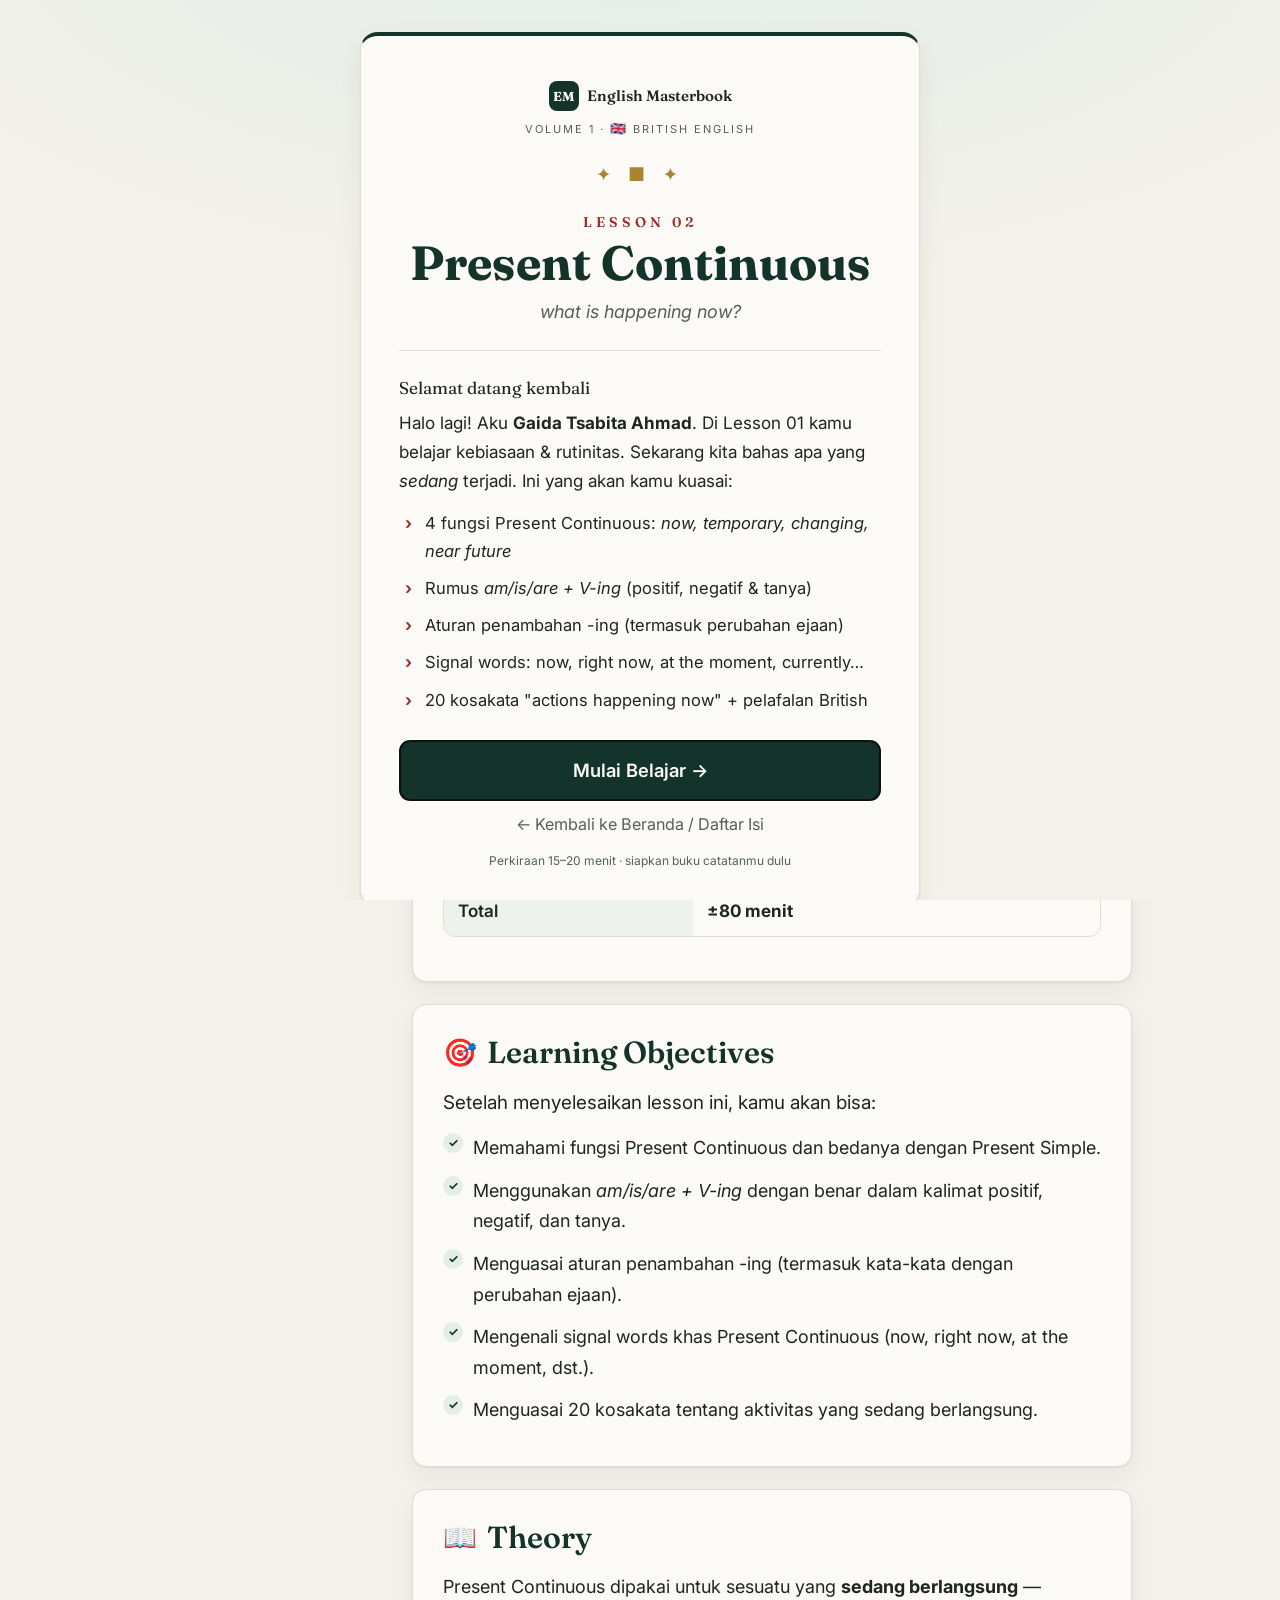
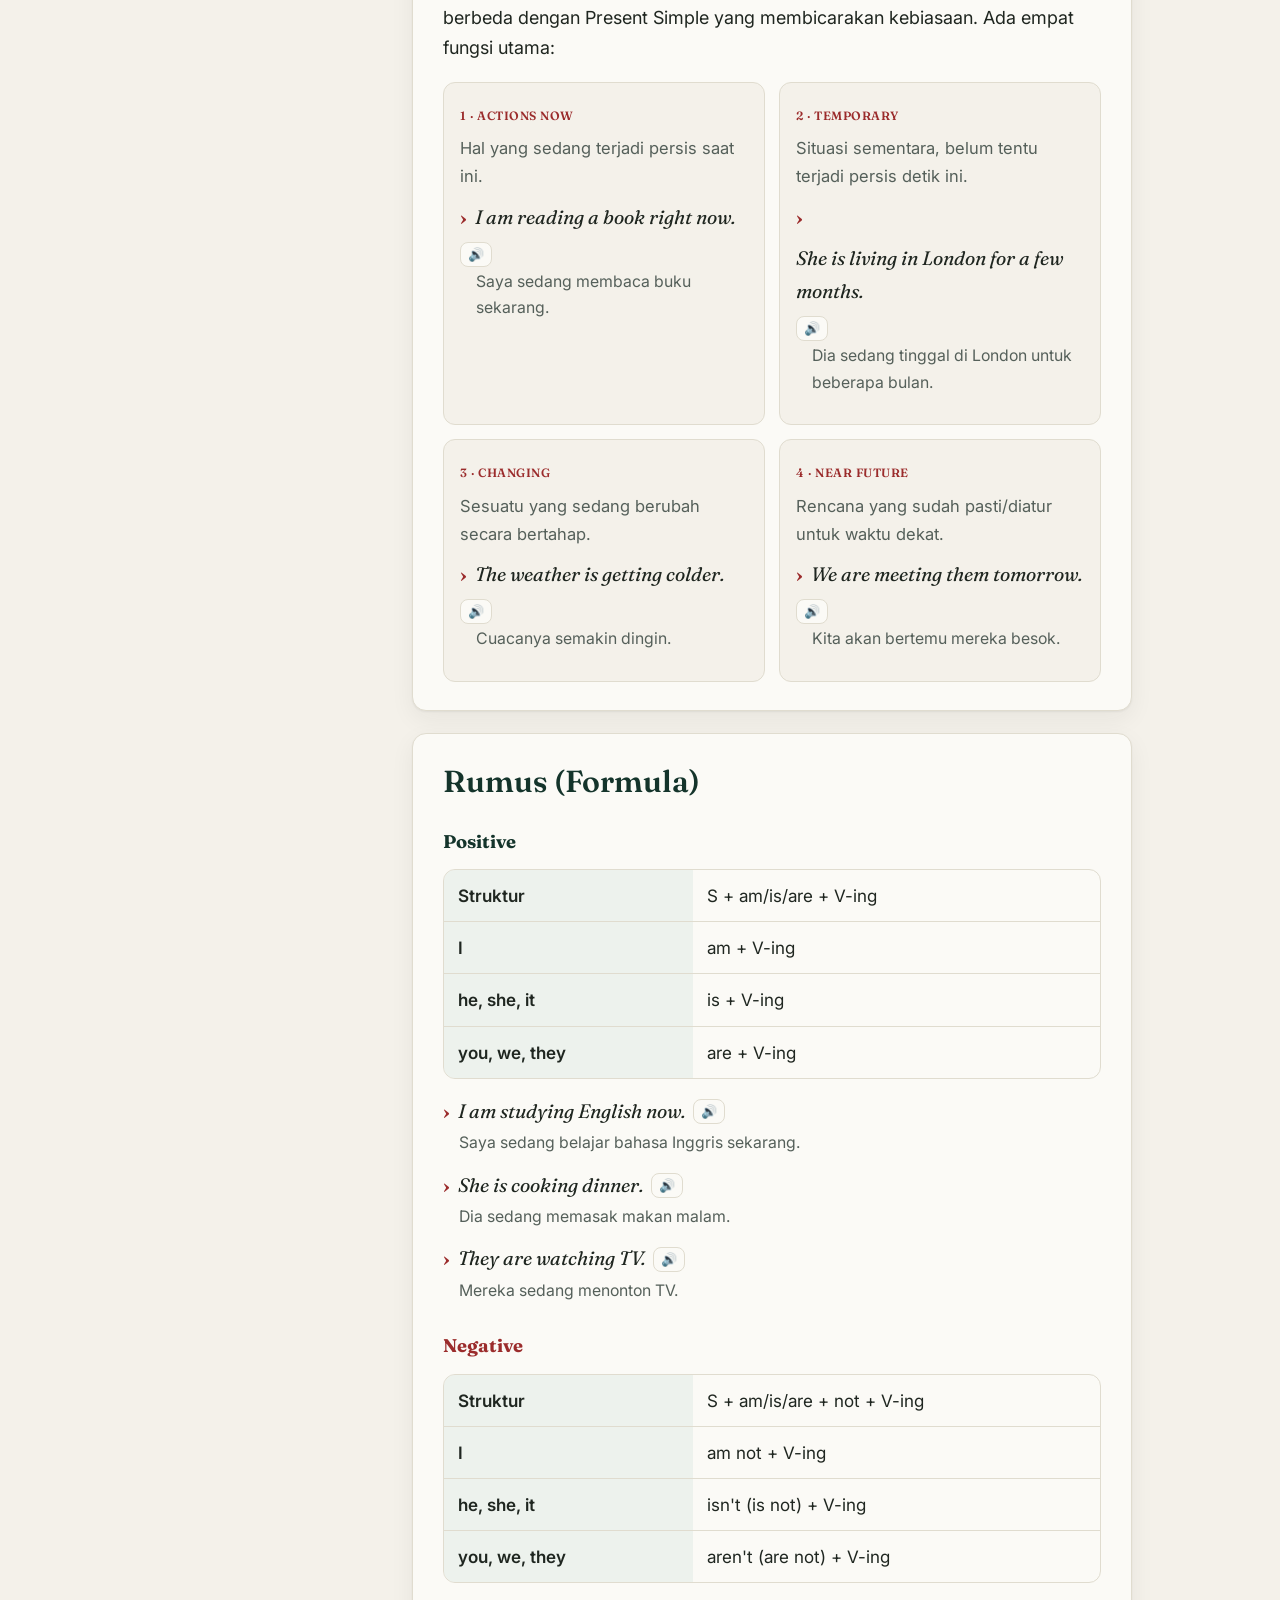
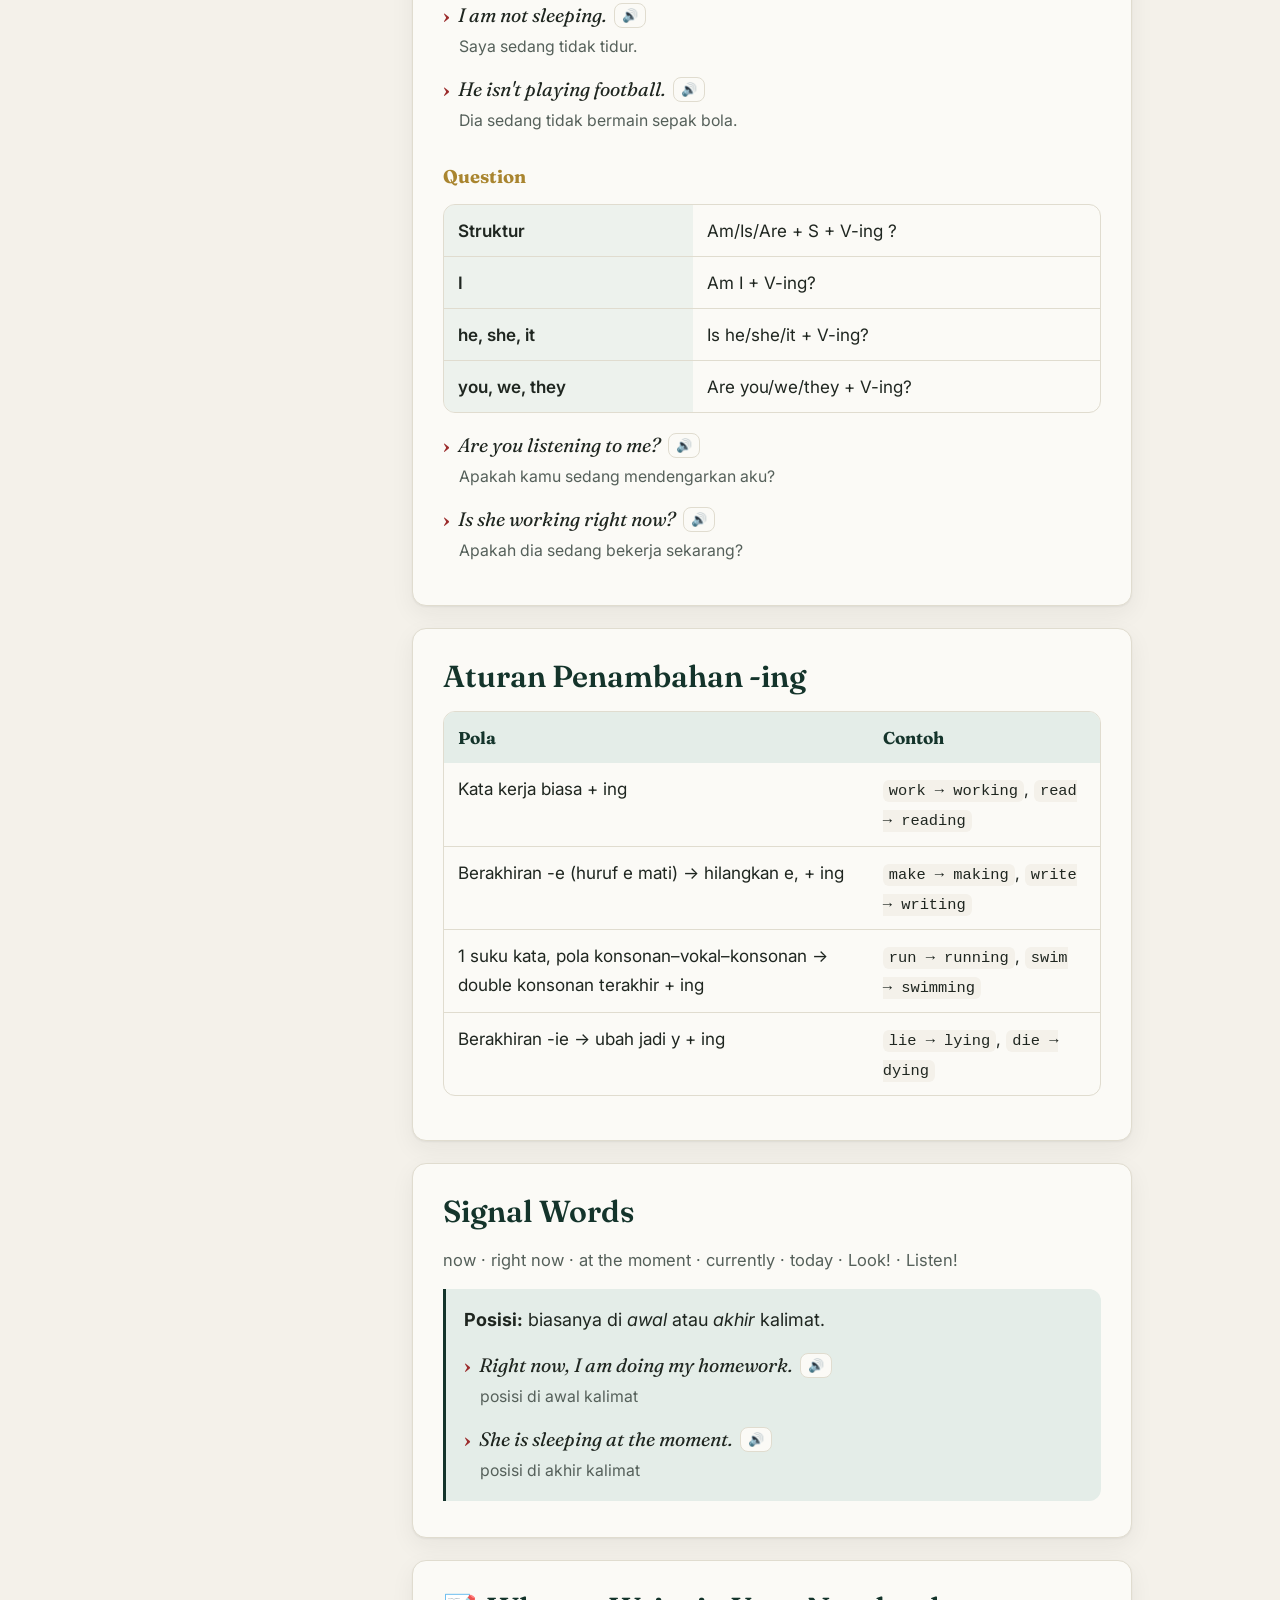
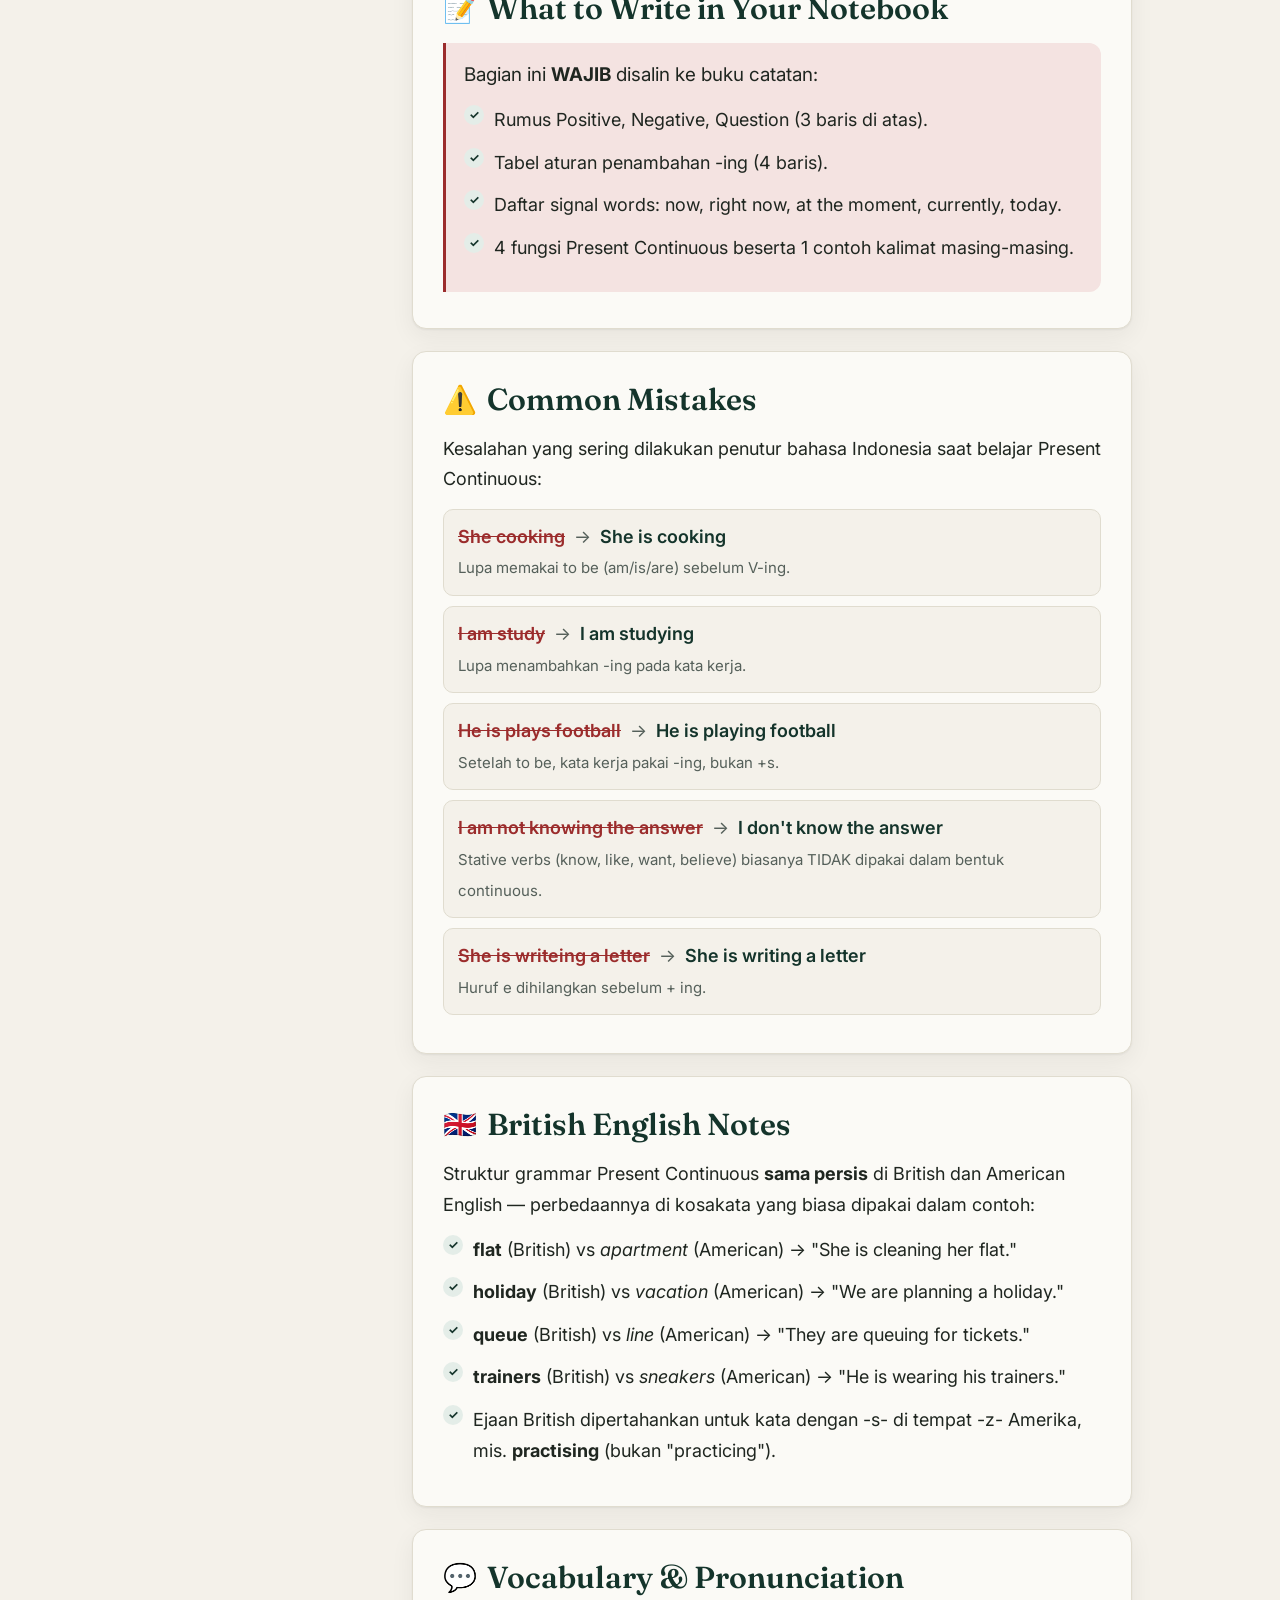
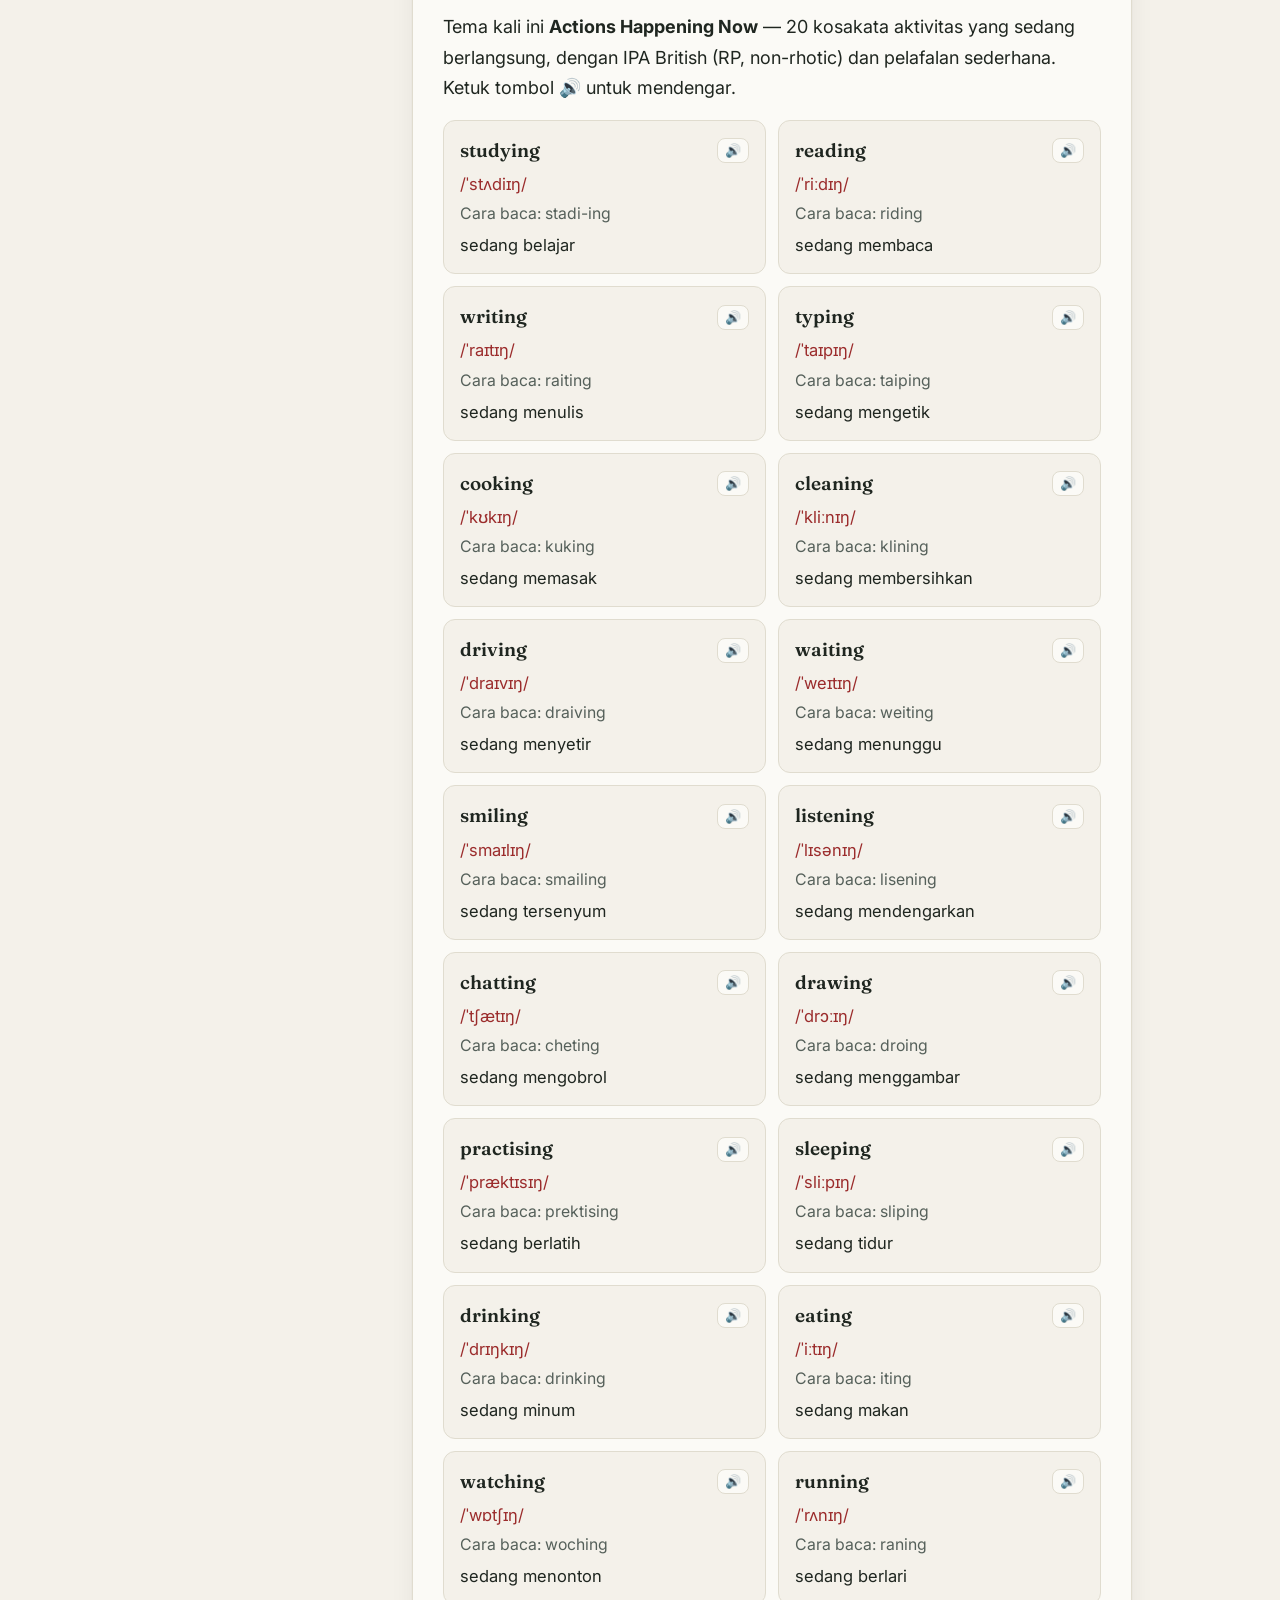
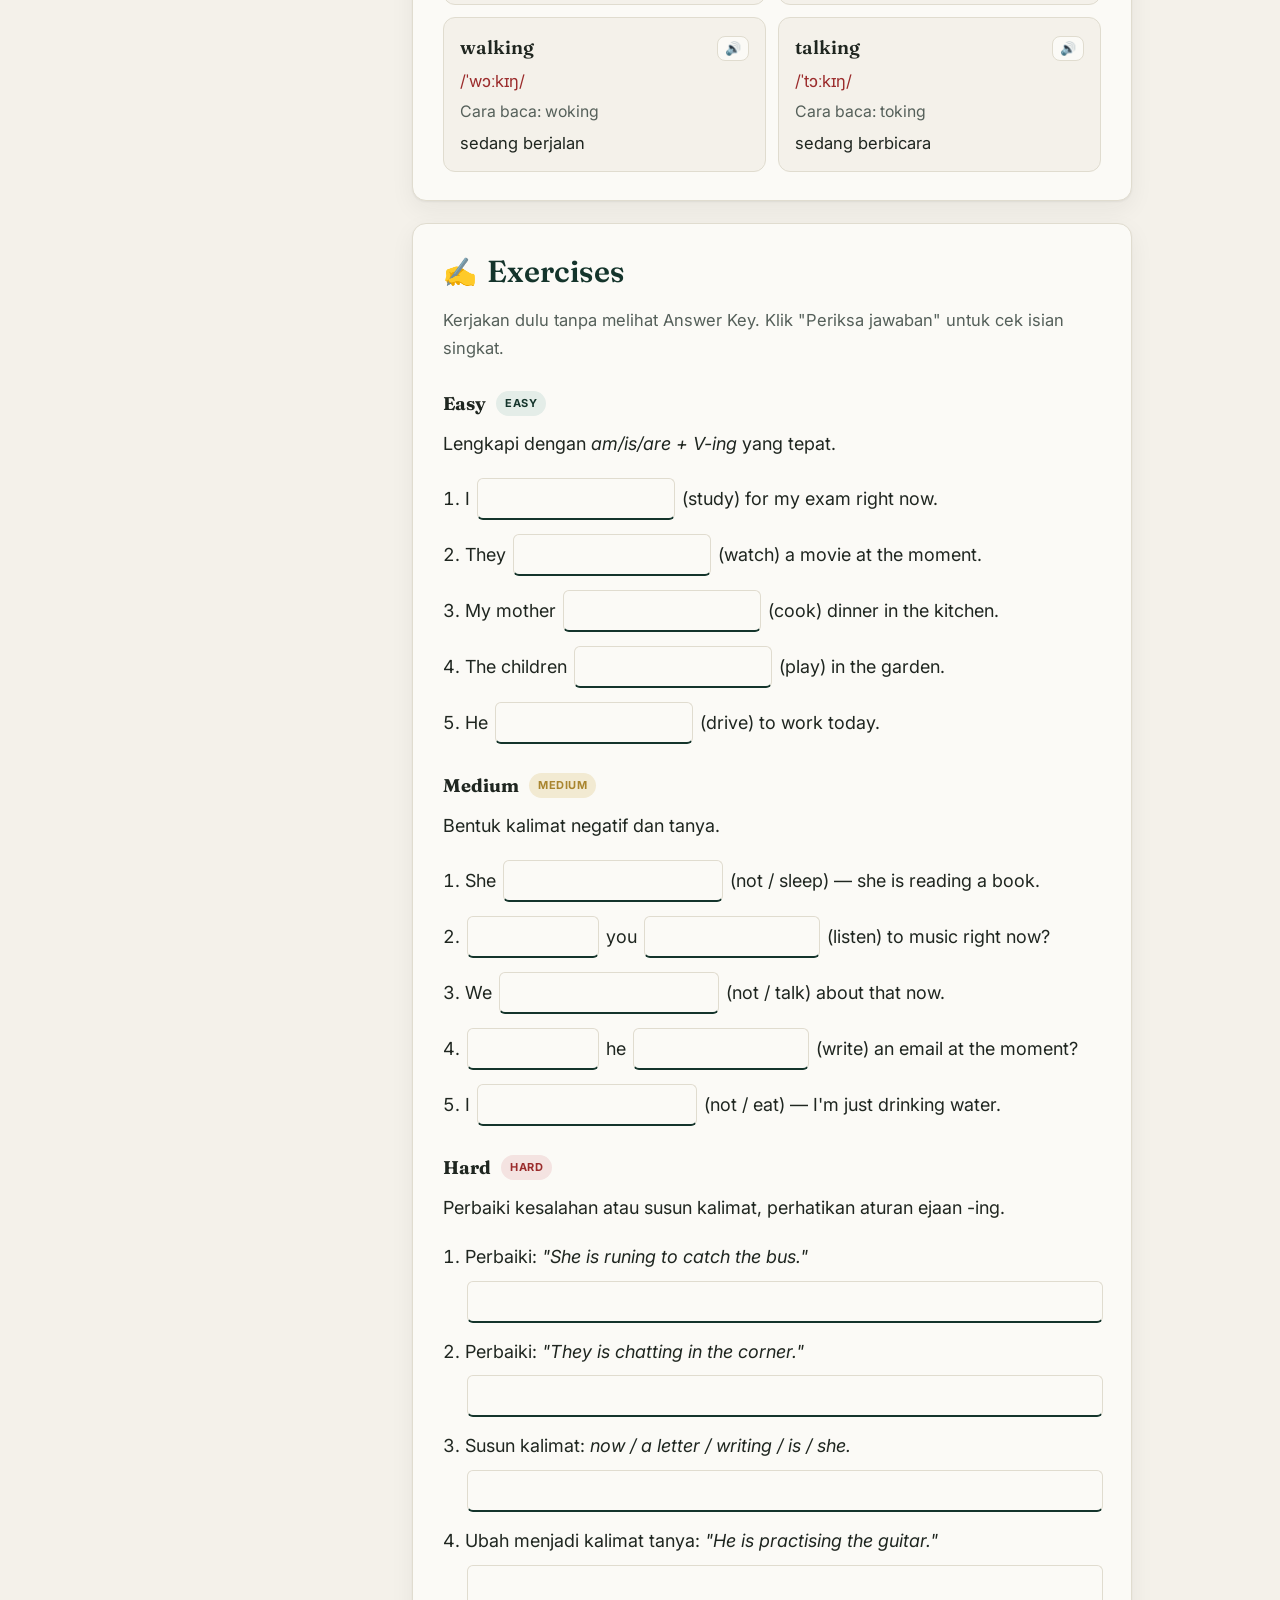
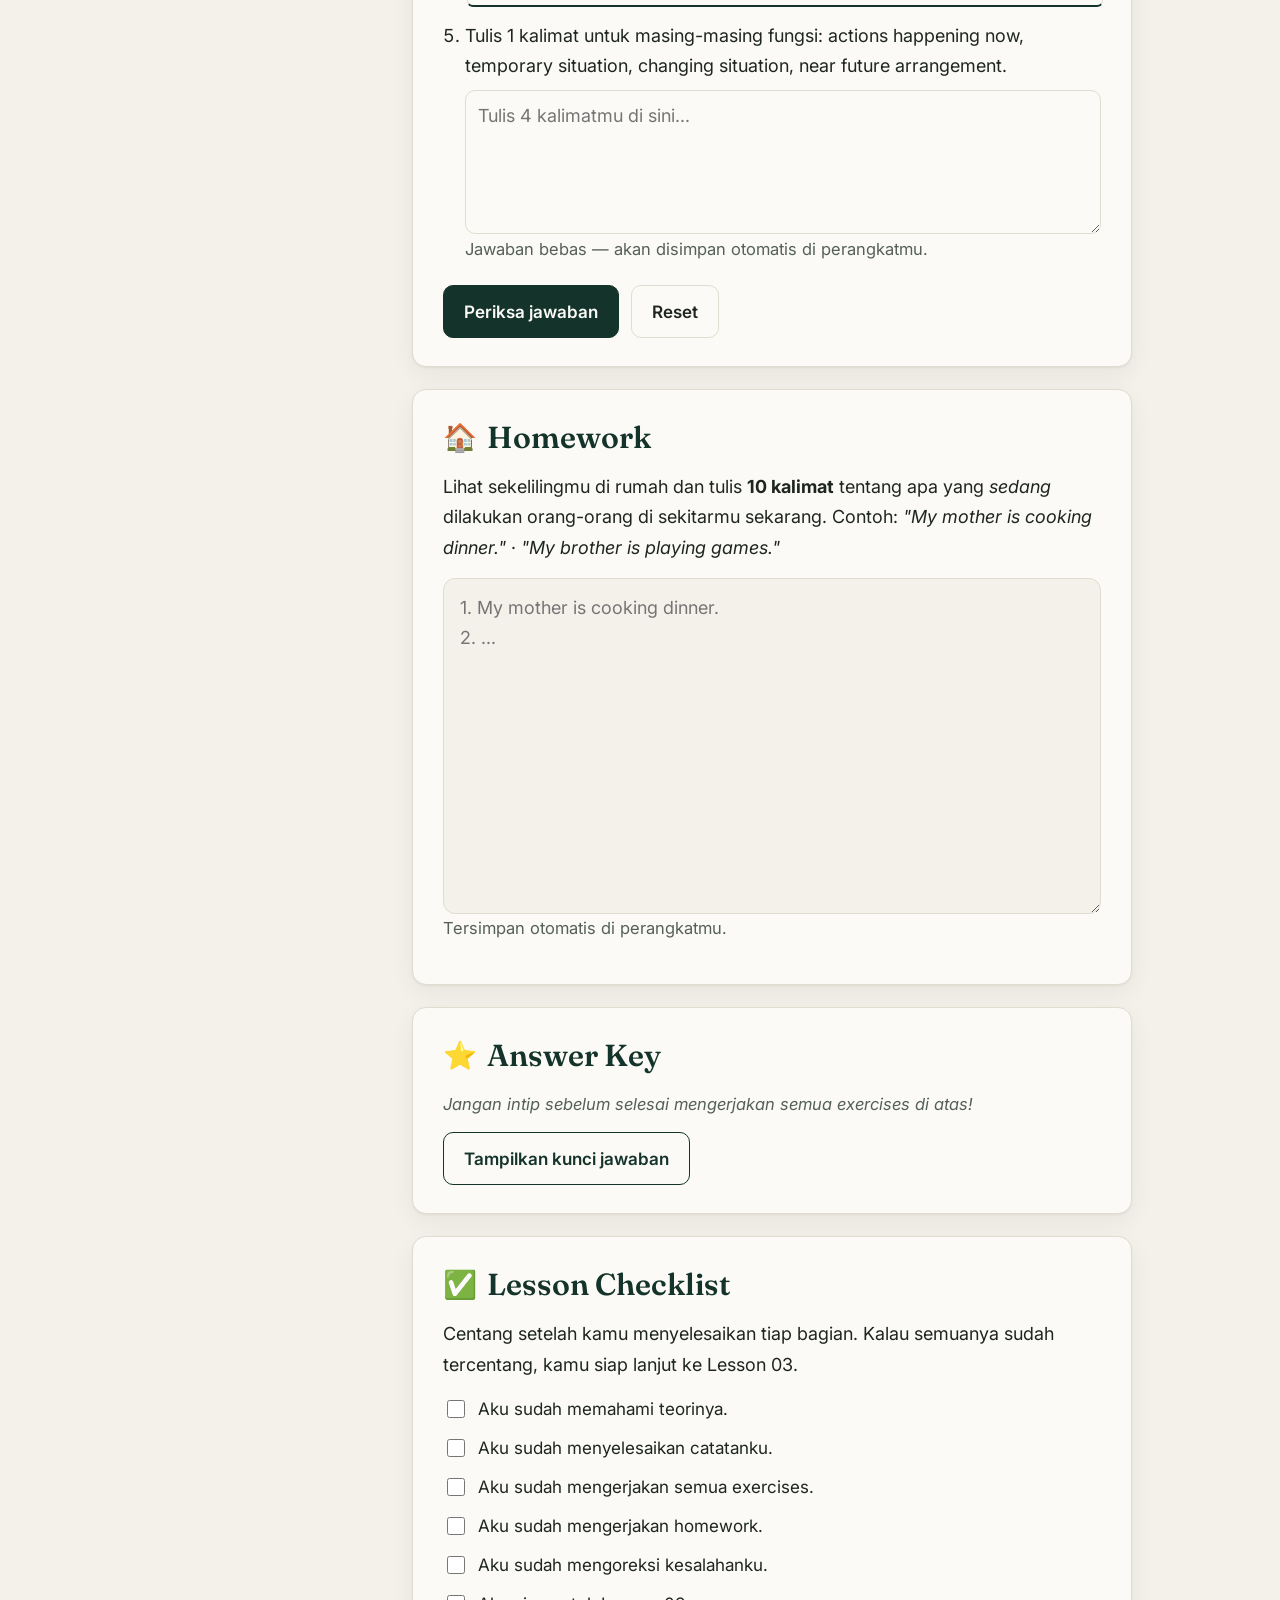
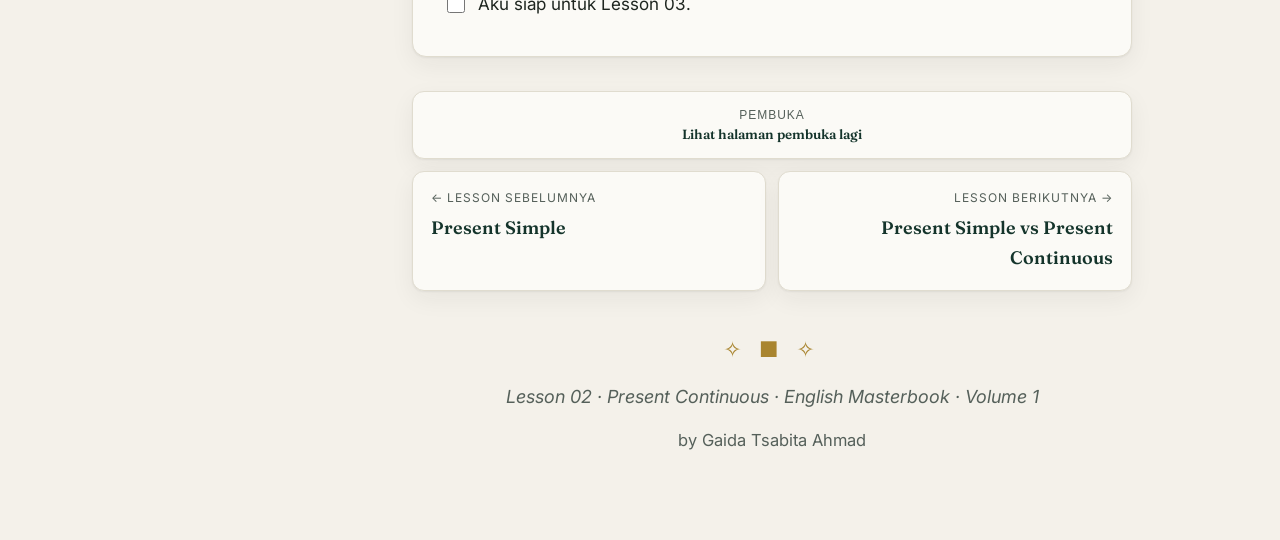
<file: lesson-02.html>
<!doctype html>
<html lang="id">
  <head>
    <meta charset="UTF-8" />
    <meta name="viewport" content="width=device-width, initial-scale=1.0" />
    <meta name="theme-color" content="#14342b" />
    <meta name="description" content="English Masterbook by Gaida Tsabita Ahmad — Lesson 02: Present Continuous (British English). Am/is/are + V-ing, aturan -ing, signal words, kosakata, dan latihan bertingkat." />
    <title>Lesson 02 · Present Continuous · English Masterbook</title>
    <link rel="preconnect" href="https://fonts.googleapis.com" />
    <link rel="preconnect" href="https://fonts.gstatic.com" crossorigin />
    <link href="https://fonts.googleapis.com/css2?family=Fraunces:opsz,wght@9..144,400;9..144,500;9..144,600;9..144,700&family=Inter:wght@400;500;600;700&display=swap" rel="stylesheet" />
    <link rel="stylesheet" href="style.css" />
  </head>
  <body data-lesson="02">
    <!-- Opening / Lesson intro -->
    <div class="opening" id="opening" role="dialog" aria-modal="true" aria-label="Pembuka lesson">
      <div class="opening-inner">
        <div class="opening-book">
          <p class="op-brand"><span class="op-mark" aria-hidden="true">EM</span> English Masterbook</p>
          <p class="op-vol">Volume 1 · <span class="flag" aria-hidden="true">🇬🇧</span> British English</p>

          <div class="op-divider" aria-hidden="true">✦ ■ ✦</div>

          <p class="op-lesson">Lesson 02</p>
          <h1 class="op-title">Present Continuous</h1>
          <p class="op-sub"><em>what is happening now?</em></p>

          <div class="op-welcome">
            <p class="op-hi">Selamat datang kembali</p>
            <p>Halo lagi! Aku <strong>Gaida Tsabita Ahmad</strong>. Di Lesson 01 kamu belajar kebiasaan &amp; rutinitas. Sekarang kita bahas apa yang <em>sedang</em> terjadi. Ini yang akan kamu kuasai:</p>
            <ul class="op-points">
              <li>4 fungsi Present Continuous: <em>now, temporary, changing, near future</em></li>
              <li>Rumus <em>am/is/are + V-ing</em> (positif, negatif &amp; tanya)</li>
              <li>Aturan penambahan -ing (termasuk perubahan ejaan)</li>
              <li>Signal words: now, right now, at the moment, currently…</li>
              <li>20 kosakata "actions happening now" + pelafalan British</li>
            </ul>
          </div>

          <div class="op-actions">
            <button class="btn op-start" id="startBtn" type="button">Mulai Belajar →</button>
            <a class="op-back" href="index.html">← Kembali ke Beranda / Daftar Isi</a>
          </div>
          <p class="op-hint">Perkiraan 15–20 menit · siapkan buku catatanmu dulu</p>
        </div>
      </div>
    </div>

    <!-- Reading progress bar -->
    <div class="progress-bar" id="progressBar" aria-hidden="true"></div>

    <!-- Top bar -->
    <header class="topbar">
      <button class="icon-btn menu-btn" id="menuBtn" aria-label="Buka daftar isi" aria-expanded="false">
        <svg viewBox="0 0 24 24" width="22" height="22" fill="none" stroke="currentColor" stroke-width="2" stroke-linecap="round">
          <line x1="3" y1="6" x2="21" y2="6" />
          <line x1="3" y1="12" x2="21" y2="12" />
          <line x1="3" y1="18" x2="21" y2="18" />
        </svg>
      </button>
      <a class="brand" href="index.html" aria-label="Beranda English Masterbook">
        <span class="brand-mark" aria-hidden="true">EM</span>
        <div class="brand-text">
          <strong>English Masterbook</strong>
          <span>by Gaida Tsabita Ahmad · British English</span>
        </div>
      </a>
      <div class="topbar-controls">
        <a class="icon-btn home-btn" href="index.html" aria-label="Kembali ke Beranda">
          <svg viewBox="0 0 24 24" width="18" height="18" fill="none" stroke="currentColor" stroke-width="2" stroke-linecap="round" stroke-linejoin="round">
            <path d="M3 10.5 12 3l9 7.5" />
            <path d="M5 9.5V21h14V9.5" />
          </svg>
          <span>Beranda</span>
        </a>
        <div class="text-size" role="group" aria-label="Ukuran teks">
          <button class="icon-btn" id="textDown" aria-label="Perkecil teks">A−</button>
          <button class="icon-btn" id="textUp" aria-label="Perbesar teks">A+</button>
        </div>
        <button class="icon-btn theme-btn" id="themeBtn" aria-label="Ganti mode terang/gelap">
          <svg class="ico-sun" viewBox="0 0 24 24" width="20" height="20" fill="none" stroke="currentColor" stroke-width="2" stroke-linecap="round">
            <circle cx="12" cy="12" r="4" />
            <line x1="12" y1="2" x2="12" y2="4" />
            <line x1="12" y1="20" x2="12" y2="22" />
            <line x1="4.9" y1="4.9" x2="6.3" y2="6.3" />
            <line x1="17.7" y1="17.7" x2="19.1" y2="19.1" />
            <line x1="2" y1="12" x2="4" y2="12" />
            <line x1="20" y1="12" x2="22" y2="12" />
            <line x1="4.9" y1="19.1" x2="6.3" y2="17.7" />
            <line x1="17.7" y1="6.3" x2="19.1" y2="4.9" />
          </svg>
          <svg class="ico-moon" viewBox="0 0 24 24" width="20" height="20" fill="none" stroke="currentColor" stroke-width="2" stroke-linecap="round" stroke-linejoin="round"><path d="M21 12.8A9 9 0 1 1 11.2 3a7 7 0 0 0 9.8 9.8z" /></svg>
        </button>
      </div>
    </header>

    <div class="layout">
      <!-- Sidebar / Table of contents -->
      <aside class="sidebar" id="sidebar" aria-label="Daftar isi">
        <div class="sidebar-inner">
          <p class="sidebar-title">Lesson 02</p>
          <nav class="toc" id="toc">
            <a href="index.html" class="toc-link toc-home">← Beranda / Daftar Isi</a>
            <a href="#cover" class="toc-link">Cover</a>
            <a href="#objectives" class="toc-link">Learning Objectives</a>
            <a href="#theory" class="toc-link">Theory</a>
            <a href="#formula" class="toc-link">Rumus (Formula)</a>
            <a href="#spelling" class="toc-link">Aturan -ing</a>
            <a href="#signal" class="toc-link">Signal Words</a>
            <a href="#notebook" class="toc-link">What to Write</a>
            <a href="#mistakes" class="toc-link">Common Mistakes</a>
            <a href="#british" class="toc-link">British English Notes</a>
            <a href="#vocab" class="toc-link">Vocabulary</a>
            <a href="#exercises" class="toc-link">Exercises</a>
            <a href="#homework" class="toc-link">Homework</a>
            <a href="#answers" class="toc-link">Answer Key</a>
            <a href="#checklist" class="toc-link">Lesson Checklist</a>
          </nav>
          <div class="sidebar-progress">
            <div class="sp-track"><div class="sp-fill" id="lessonProgress"></div></div>
            <span id="lessonProgressLabel">0% selesai dibaca</span>
          </div>
        </div>
      </aside>
      <div class="overlay" id="overlay" hidden></div>

      <!-- Main content -->
      <main class="content">
        <article class="book">
          <!-- Cover -->
          <section id="cover" class="cover">
            <p class="cover-vol">English Masterbook · Volume 1</p>
            <p class="cover-lesson">Lesson 02</p>
            <h1 class="cover-title">Present Continuous</h1>
            <p class="cover-sub"><em>what is happening now?</em></p>
            <p class="cover-flag"><span class="flag" aria-hidden="true">🇬🇧</span> British English (RP)</p>
            <div class="cover-meta">
              <span class="cover-meta-item">🟢 Difficulty: <strong>★★☆☆☆</strong></span>
              <span class="cover-meta-item">⏱️ Estimasi belajar: <strong>±80 menit</strong></span>
            </div>
          </section>

          <!-- Estimated study time -->
          <section id="time" class="chapter">
            <h2 class="chapter-title"><span class="chapter-emoji">⏱️</span> Estimated Study Time</h2>
            <div class="table-wrap">
              <table>
                <tbody>
                  <tr>
                    <th>📖 Theory</th>
                    <td>20 menit</td>
                  </tr>
                  <tr>
                    <th>📝 Notes (catatan)</th>
                    <td>10 menit</td>
                  </tr>
                  <tr>
                    <th>💬 Vocabulary</th>
                    <td>15 menit</td>
                  </tr>
                  <tr>
                    <th>✍️ Exercises</th>
                    <td>20 menit</td>
                  </tr>
                  <tr>
                    <th>🏠 Homework</th>
                    <td>15 menit</td>
                  </tr>
                  <tr>
                    <th>Total</th>
                    <td><strong>±80 menit</strong></td>
                  </tr>
                </tbody>
              </table>
            </div>
          </section>

          <!-- Objectives -->
          <section id="objectives" class="chapter">
            <h2 class="chapter-title"><span class="chapter-emoji">🎯</span> Learning Objectives</h2>
            <p class="lead">Setelah menyelesaikan lesson ini, kamu akan bisa:</p>
            <ul class="check-list">
              <li>Memahami fungsi Present Continuous dan bedanya dengan Present Simple.</li>
              <li>Menggunakan <em>am/is/are + V-ing</em> dengan benar dalam kalimat positif, negatif, dan tanya.</li>
              <li>Menguasai aturan penambahan -ing (termasuk kata-kata dengan perubahan ejaan).</li>
              <li>Mengenali signal words khas Present Continuous (now, right now, at the moment, dst.).</li>
              <li>Menguasai 20 kosakata tentang aktivitas yang sedang berlangsung.</li>
            </ul>
          </section>

          <!-- Theory -->
          <section id="theory" class="chapter">
            <h2 class="chapter-title"><span class="chapter-emoji">📖</span> Theory</h2>
            <p>Present Continuous dipakai untuk sesuatu yang <strong>sedang berlangsung</strong> — berbeda dengan Present Simple yang membicarakan kebiasaan. Ada empat fungsi utama:</p>

            <div class="fn-grid">
              <div class="fn-card">
                <span class="fn-tag">1 · Actions now</span>
                <p class="fn-desc">Hal yang sedang terjadi persis saat ini.</p>
                <p class="example" data-say="I am reading a book right now">I am reading a book right now.<button class="say-btn" aria-label="Dengarkan pelafalan">🔊</button></p>
                <p class="translate">Saya sedang membaca buku sekarang.</p>
              </div>
              <div class="fn-card">
                <span class="fn-tag">2 · Temporary</span>
                <p class="fn-desc">Situasi sementara, belum tentu terjadi persis detik ini.</p>
                <p class="example" data-say="She is living in London for a few months">She is living in London for a few months.<button class="say-btn" aria-label="Dengarkan pelafalan">🔊</button></p>
                <p class="translate">Dia sedang tinggal di London untuk beberapa bulan.</p>
              </div>
              <div class="fn-card">
                <span class="fn-tag">3 · Changing</span>
                <p class="fn-desc">Sesuatu yang sedang berubah secara bertahap.</p>
                <p class="example" data-say="The weather is getting colder">The weather is getting colder.<button class="say-btn" aria-label="Dengarkan pelafalan">🔊</button></p>
                <p class="translate">Cuacanya semakin dingin.</p>
              </div>
              <div class="fn-card">
                <span class="fn-tag">4 · Near future</span>
                <p class="fn-desc">Rencana yang sudah pasti/diatur untuk waktu dekat.</p>
                <p class="example" data-say="We are meeting them tomorrow">We are meeting them tomorrow.<button class="say-btn" aria-label="Dengarkan pelafalan">🔊</button></p>
                <p class="translate">Kita akan bertemu mereka besok.</p>
              </div>
            </div>
          </section>

          <!-- Formula -->
          <section id="formula" class="chapter">
            <h2 class="chapter-title">Rumus (Formula)</h2>

            <h3 class="sub-title positive">Positive</h3>
            <div class="table-wrap">
              <table>
                <tbody>
                  <tr>
                    <th>Struktur</th>
                    <td>S + am/is/are + V-ing</td>
                  </tr>
                  <tr>
                    <th>I</th>
                    <td>am + V-ing</td>
                  </tr>
                  <tr>
                    <th>he, she, it</th>
                    <td>is + V-ing</td>
                  </tr>
                  <tr>
                    <th>you, we, they</th>
                    <td>are + V-ing</td>
                  </tr>
                </tbody>
              </table>
            </div>
            <p class="example" data-say="I am studying English now">I am studying English now.<button class="say-btn" aria-label="Dengarkan pelafalan">🔊</button></p>
            <p class="translate">Saya sedang belajar bahasa Inggris sekarang.</p>
            <p class="example" data-say="She is cooking dinner">She is cooking dinner.<button class="say-btn" aria-label="Dengarkan pelafalan">🔊</button></p>
            <p class="translate">Dia sedang memasak makan malam.</p>
            <p class="example" data-say="They are watching T V">They are watching TV.<button class="say-btn" aria-label="Dengarkan pelafalan">🔊</button></p>
            <p class="translate">Mereka sedang menonton TV.</p>

            <h3 class="sub-title negative">Negative</h3>
            <div class="table-wrap">
              <table>
                <tbody>
                  <tr>
                    <th>Struktur</th>
                    <td>S + am/is/are + not + V-ing</td>
                  </tr>
                  <tr>
                    <th>I</th>
                    <td>am not + V-ing</td>
                  </tr>
                  <tr>
                    <th>he, she, it</th>
                    <td>isn't (is not) + V-ing</td>
                  </tr>
                  <tr>
                    <th>you, we, they</th>
                    <td>aren't (are not) + V-ing</td>
                  </tr>
                </tbody>
              </table>
            </div>
            <p class="example" data-say="I am not sleeping">I am not sleeping.<button class="say-btn" aria-label="Dengarkan pelafalan">🔊</button></p>
            <p class="translate">Saya sedang tidak tidur.</p>
            <p class="example" data-say="He isn't playing football">He isn't playing football.<button class="say-btn" aria-label="Dengarkan pelafalan">🔊</button></p>
            <p class="translate">Dia sedang tidak bermain sepak bola.</p>

            <h3 class="sub-title question">Question</h3>
            <div class="table-wrap">
              <table>
                <tbody>
                  <tr>
                    <th>Struktur</th>
                    <td>Am/Is/Are + S + V-ing ?</td>
                  </tr>
                  <tr>
                    <th>I</th>
                    <td>Am I + V-ing?</td>
                  </tr>
                  <tr>
                    <th>he, she, it</th>
                    <td>Is he/she/it + V-ing?</td>
                  </tr>
                  <tr>
                    <th>you, we, they</th>
                    <td>Are you/we/they + V-ing?</td>
                  </tr>
                </tbody>
              </table>
            </div>
            <p class="example" data-say="Are you listening to me">Are you listening to me?<button class="say-btn" aria-label="Dengarkan pelafalan">🔊</button></p>
            <p class="translate">Apakah kamu sedang mendengarkan aku?</p>
            <p class="example" data-say="Is she working right now">Is she working right now?<button class="say-btn" aria-label="Dengarkan pelafalan">🔊</button></p>
            <p class="translate">Apakah dia sedang bekerja sekarang?</p>
          </section>

          <!-- Spelling -->
          <section id="spelling" class="chapter">
            <h2 class="chapter-title">Aturan Penambahan -ing</h2>
            <div class="table-wrap">
              <table>
                <thead>
                  <tr>
                    <th>Pola</th>
                    <th>Contoh</th>
                  </tr>
                </thead>
                <tbody>
                  <tr>
                    <td>Kata kerja biasa + ing</td>
                    <td><code>work → working</code>, <code>read → reading</code></td>
                  </tr>
                  <tr>
                    <td>Berakhiran -e (huruf e mati) → hilangkan e, + ing</td>
                    <td><code>make → making</code>, <code>write → writing</code></td>
                  </tr>
                  <tr>
                    <td>1 suku kata, pola konsonan–vokal–konsonan → double konsonan terakhir + ing</td>
                    <td><code>run → running</code>, <code>swim → swimming</code></td>
                  </tr>
                  <tr>
                    <td>Berakhiran -ie → ubah jadi y + ing</td>
                    <td><code>lie → lying</code>, <code>die → dying</code></td>
                  </tr>
                </tbody>
              </table>
            </div>
          </section>

          <!-- Signal words -->
          <section id="signal" class="chapter">
            <h2 class="chapter-title">Signal Words</h2>
            <p class="muted">now · right now · at the moment · currently · today · Look! · Listen!</p>
            <div class="callout">
              <p><strong>Posisi:</strong> biasanya di <em>awal</em> atau <em>akhir</em> kalimat.</p>
              <p class="example" data-say="Right now, I am doing my homework">Right now, I am doing my homework.<button class="say-btn" aria-label="Dengarkan pelafalan">🔊</button></p>
              <p class="translate">posisi di awal kalimat</p>
              <p class="example" data-say="She is sleeping at the moment">She is sleeping at the moment.<button class="say-btn" aria-label="Dengarkan pelafalan">🔊</button></p>
              <p class="translate">posisi di akhir kalimat</p>
            </div>
          </section>

          <!-- Notebook -->
          <section id="notebook" class="chapter">
            <h2 class="chapter-title"><span class="chapter-emoji">📝</span> What to Write in Your Notebook</h2>
            <div class="callout callout-accent">
              <p class="lead">Bagian ini <strong>WAJIB</strong> disalin ke buku catatan:</p>
              <ul class="check-list">
                <li>Rumus Positive, Negative, Question (3 baris di atas).</li>
                <li>Tabel aturan penambahan -ing (4 baris).</li>
                <li>Daftar signal words: now, right now, at the moment, currently, today.</li>
                <li>4 fungsi Present Continuous beserta 1 contoh kalimat masing-masing.</li>
              </ul>
            </div>
          </section>

          <!-- Common mistakes -->
          <section id="mistakes" class="chapter">
            <h2 class="chapter-title"><span class="chapter-emoji">⚠️</span> Common Mistakes</h2>
            <p>Kesalahan yang sering dilakukan penutur bahasa Indonesia saat belajar Present Continuous:</p>
            <ul class="mistake-list">
              <li><span class="wrong">She cooking</span> <span class="arrow">→</span> <span class="right">She is cooking</span><br /><small>Lupa memakai to be (am/is/are) sebelum V-ing.</small></li>
              <li><span class="wrong">I am study</span> <span class="arrow">→</span> <span class="right">I am studying</span><br /><small>Lupa menambahkan -ing pada kata kerja.</small></li>
              <li><span class="wrong">He is plays football</span> <span class="arrow">→</span> <span class="right">He is playing football</span><br /><small>Setelah to be, kata kerja pakai -ing, bukan +s.</small></li>
              <li>
                <span class="wrong">I am not knowing the answer</span> <span class="arrow">→</span> <span class="right">I don't know the answer</span><br /><small
                  >Stative verbs (know, like, want, believe) biasanya TIDAK dipakai dalam bentuk continuous.</small
                >
              </li>
              <li><span class="wrong">She is writeing a letter</span> <span class="arrow">→</span> <span class="right">She is writing a letter</span><br /><small>Huruf e dihilangkan sebelum + ing.</small></li>
            </ul>
          </section>

          <!-- British notes -->
          <section id="british" class="chapter">
            <h2 class="chapter-title"><span class="chapter-emoji">🇬🇧</span> British English Notes</h2>
            <p>Struktur grammar Present Continuous <strong>sama persis</strong> di British dan American English — perbedaannya di kosakata yang biasa dipakai dalam contoh:</p>
            <ul class="check-list">
              <li><strong>flat</strong> (British) vs <em>apartment</em> (American) → "She is cleaning her flat."</li>
              <li><strong>holiday</strong> (British) vs <em>vacation</em> (American) → "We are planning a holiday."</li>
              <li><strong>queue</strong> (British) vs <em>line</em> (American) → "They are queuing for tickets."</li>
              <li><strong>trainers</strong> (British) vs <em>sneakers</em> (American) → "He is wearing his trainers."</li>
              <li>Ejaan British dipertahankan untuk kata dengan -s- di tempat -z- Amerika, mis. <strong>practising</strong> (bukan "practicing").</li>
            </ul>
          </section>

          <!-- Vocabulary -->
          <section id="vocab" class="chapter">
            <h2 class="chapter-title"><span class="chapter-emoji">💬</span> Vocabulary &amp; Pronunciation</h2>
            <p>Tema kali ini <strong>Actions Happening Now</strong> — 20 kosakata aktivitas yang sedang berlangsung, dengan IPA British (RP, non-rhotic) dan pelafalan sederhana. Ketuk tombol 🔊 untuk mendengar.</p>
            <div class="vocab-grid">
              <div class="vocab-card">
                <div class="vocab-head"><span class="vocab-word">studying</span><button class="say-btn" data-text="studying" aria-label="Dengarkan pelafalan studying">🔊</button></div>
                <span class="vocab-ipa">/ˈstʌdiɪŋ/</span><span class="vocab-read">Cara baca: stadi-ing</span><span class="vocab-mean">sedang belajar</span>
              </div>
              <div class="vocab-card">
                <div class="vocab-head"><span class="vocab-word">reading</span><button class="say-btn" data-text="reading" aria-label="Dengarkan pelafalan reading">🔊</button></div>
                <span class="vocab-ipa">/ˈriːdɪŋ/</span><span class="vocab-read">Cara baca: riding</span><span class="vocab-mean">sedang membaca</span>
              </div>
              <div class="vocab-card">
                <div class="vocab-head"><span class="vocab-word">writing</span><button class="say-btn" data-text="writing" aria-label="Dengarkan pelafalan writing">🔊</button></div>
                <span class="vocab-ipa">/ˈraɪtɪŋ/</span><span class="vocab-read">Cara baca: raiting</span><span class="vocab-mean">sedang menulis</span>
              </div>
              <div class="vocab-card">
                <div class="vocab-head"><span class="vocab-word">typing</span><button class="say-btn" data-text="typing" aria-label="Dengarkan pelafalan typing">🔊</button></div>
                <span class="vocab-ipa">/ˈtaɪpɪŋ/</span><span class="vocab-read">Cara baca: taiping</span><span class="vocab-mean">sedang mengetik</span>
              </div>
              <div class="vocab-card">
                <div class="vocab-head"><span class="vocab-word">cooking</span><button class="say-btn" data-text="cooking" aria-label="Dengarkan pelafalan cooking">🔊</button></div>
                <span class="vocab-ipa">/ˈkʊkɪŋ/</span><span class="vocab-read">Cara baca: kuking</span><span class="vocab-mean">sedang memasak</span>
              </div>
              <div class="vocab-card">
                <div class="vocab-head"><span class="vocab-word">cleaning</span><button class="say-btn" data-text="cleaning" aria-label="Dengarkan pelafalan cleaning">🔊</button></div>
                <span class="vocab-ipa">/ˈkliːnɪŋ/</span><span class="vocab-read">Cara baca: klining</span><span class="vocab-mean">sedang membersihkan</span>
              </div>
              <div class="vocab-card">
                <div class="vocab-head"><span class="vocab-word">driving</span><button class="say-btn" data-text="driving" aria-label="Dengarkan pelafalan driving">🔊</button></div>
                <span class="vocab-ipa">/ˈdraɪvɪŋ/</span><span class="vocab-read">Cara baca: draiving</span><span class="vocab-mean">sedang menyetir</span>
              </div>
              <div class="vocab-card">
                <div class="vocab-head"><span class="vocab-word">waiting</span><button class="say-btn" data-text="waiting" aria-label="Dengarkan pelafalan waiting">🔊</button></div>
                <span class="vocab-ipa">/ˈweɪtɪŋ/</span><span class="vocab-read">Cara baca: weiting</span><span class="vocab-mean">sedang menunggu</span>
              </div>
              <div class="vocab-card">
                <div class="vocab-head"><span class="vocab-word">smiling</span><button class="say-btn" data-text="smiling" aria-label="Dengarkan pelafalan smiling">🔊</button></div>
                <span class="vocab-ipa">/ˈsmaɪlɪŋ/</span><span class="vocab-read">Cara baca: smailing</span><span class="vocab-mean">sedang tersenyum</span>
              </div>
              <div class="vocab-card">
                <div class="vocab-head"><span class="vocab-word">listening</span><button class="say-btn" data-text="listening" aria-label="Dengarkan pelafalan listening">🔊</button></div>
                <span class="vocab-ipa">/ˈlɪsənɪŋ/</span><span class="vocab-read">Cara baca: lisening</span><span class="vocab-mean">sedang mendengarkan</span>
              </div>
              <div class="vocab-card">
                <div class="vocab-head"><span class="vocab-word">chatting</span><button class="say-btn" data-text="chatting" aria-label="Dengarkan pelafalan chatting">🔊</button></div>
                <span class="vocab-ipa">/ˈtʃætɪŋ/</span><span class="vocab-read">Cara baca: cheting</span><span class="vocab-mean">sedang mengobrol</span>
              </div>
              <div class="vocab-card">
                <div class="vocab-head"><span class="vocab-word">drawing</span><button class="say-btn" data-text="drawing" aria-label="Dengarkan pelafalan drawing">🔊</button></div>
                <span class="vocab-ipa">/ˈdrɔːɪŋ/</span><span class="vocab-read">Cara baca: droing</span><span class="vocab-mean">sedang menggambar</span>
              </div>
              <div class="vocab-card">
                <div class="vocab-head"><span class="vocab-word">practising</span><button class="say-btn" data-text="practising" aria-label="Dengarkan pelafalan practising">🔊</button></div>
                <span class="vocab-ipa">/ˈpræktɪsɪŋ/</span><span class="vocab-read">Cara baca: prektising</span><span class="vocab-mean">sedang berlatih</span>
              </div>
              <div class="vocab-card">
                <div class="vocab-head"><span class="vocab-word">sleeping</span><button class="say-btn" data-text="sleeping" aria-label="Dengarkan pelafalan sleeping">🔊</button></div>
                <span class="vocab-ipa">/ˈsliːpɪŋ/</span><span class="vocab-read">Cara baca: sliping</span><span class="vocab-mean">sedang tidur</span>
              </div>
              <div class="vocab-card">
                <div class="vocab-head"><span class="vocab-word">drinking</span><button class="say-btn" data-text="drinking" aria-label="Dengarkan pelafalan drinking">🔊</button></div>
                <span class="vocab-ipa">/ˈdrɪŋkɪŋ/</span><span class="vocab-read">Cara baca: drinking</span><span class="vocab-mean">sedang minum</span>
              </div>
              <div class="vocab-card">
                <div class="vocab-head"><span class="vocab-word">eating</span><button class="say-btn" data-text="eating" aria-label="Dengarkan pelafalan eating">🔊</button></div>
                <span class="vocab-ipa">/ˈiːtɪŋ/</span><span class="vocab-read">Cara baca: iting</span><span class="vocab-mean">sedang makan</span>
              </div>
              <div class="vocab-card">
                <div class="vocab-head"><span class="vocab-word">watching</span><button class="say-btn" data-text="watching" aria-label="Dengarkan pelafalan watching">🔊</button></div>
                <span class="vocab-ipa">/ˈwɒtʃɪŋ/</span><span class="vocab-read">Cara baca: woching</span><span class="vocab-mean">sedang menonton</span>
              </div>
              <div class="vocab-card">
                <div class="vocab-head"><span class="vocab-word">running</span><button class="say-btn" data-text="running" aria-label="Dengarkan pelafalan running">🔊</button></div>
                <span class="vocab-ipa">/ˈrʌnɪŋ/</span><span class="vocab-read">Cara baca: raning</span><span class="vocab-mean">sedang berlari</span>
              </div>
              <div class="vocab-card">
                <div class="vocab-head"><span class="vocab-word">walking</span><button class="say-btn" data-text="walking" aria-label="Dengarkan pelafalan walking">🔊</button></div>
                <span class="vocab-ipa">/ˈwɔːkɪŋ/</span><span class="vocab-read">Cara baca: woking</span><span class="vocab-mean">sedang berjalan</span>
              </div>
              <div class="vocab-card">
                <div class="vocab-head"><span class="vocab-word">talking</span><button class="say-btn" data-text="talking" aria-label="Dengarkan pelafalan talking">🔊</button></div>
                <span class="vocab-ipa">/ˈtɔːkɪŋ/</span><span class="vocab-read">Cara baca: toking</span><span class="vocab-mean">sedang berbicara</span>
              </div>
            </div>
          </section>

          <!-- Exercises -->
          <section id="exercises" class="chapter">
            <h2 class="chapter-title"><span class="chapter-emoji">✍️</span> Exercises</h2>
            <p class="muted">Kerjakan dulu tanpa melihat Answer Key. Klik "Periksa jawaban" untuk cek isian singkat.</p>

            <h3 class="sub-title">Easy <span class="level-badge easy">Easy</span></h3>
            <p>Lengkapi dengan <em>am/is/are + V-ing</em> yang tepat.</p>
            <ol class="ex-list">
              <li>I <input class="ex-input" data-answer="am studying|i'm studying|im studying" size="12" aria-label="jawaban easy 1" /> (study) for my exam right now.</li>
              <li>They <input class="ex-input" data-answer="are watching|they're watching|theyre watching" size="12" aria-label="jawaban easy 2" /> (watch) a movie at the moment.</li>
              <li>My mother <input class="ex-input" data-answer="is cooking" size="12" aria-label="jawaban easy 3" /> (cook) dinner in the kitchen.</li>
              <li>The children <input class="ex-input" data-answer="are playing" size="12" aria-label="jawaban easy 4" /> (play) in the garden.</li>
              <li>He <input class="ex-input" data-answer="is driving" size="12" aria-label="jawaban easy 5" /> (drive) to work today.</li>
            </ol>

            <h3 class="sub-title">Medium <span class="level-badge medium">Medium</span></h3>
            <p>Bentuk kalimat negatif dan tanya.</p>
            <ol class="ex-list">
              <li>She <input class="ex-input" data-answer="isn't sleeping|is not sleeping|isnt sleeping" size="14" aria-label="jawaban medium 1" /> (not / sleep) — she is reading a book.</li>
              <li><input class="ex-input" data-answer="are" size="6" aria-label="jawaban medium 2a" /> you <input class="ex-input" data-answer="listening" size="10" aria-label="jawaban medium 2b" /> (listen) to music right now?</li>
              <li>We <input class="ex-input" data-answer="aren't talking|are not talking|arent talking" size="14" aria-label="jawaban medium 3" /> (not / talk) about that now.</li>
              <li><input class="ex-input" data-answer="is" size="6" aria-label="jawaban medium 4a" /> he <input class="ex-input" data-answer="writing" size="10" aria-label="jawaban medium 4b" /> (write) an email at the moment?</li>
              <li>I <input class="ex-input" data-answer="am not eating|'m not eating" size="14" aria-label="jawaban medium 5" /> (not / eat) — I'm just drinking water.</li>
            </ol>

            <h3 class="sub-title">Hard <span class="level-badge hard">Hard</span></h3>
            <p>Perbaiki kesalahan atau susun kalimat, perhatikan aturan ejaan -ing.</p>
            <ol class="ex-list">
              <li>
                Perbaiki: <em>"She is runing to catch the bus."</em>
                <input class="ex-input wide" data-answer="she is running to catch the bus.|she is running to catch the bus" aria-label="jawaban hard 1" />
              </li>
              <li>
                Perbaiki: <em>"They is chatting in the corner."</em>
                <input class="ex-input wide" data-answer="they are chatting in the corner.|they are chatting in the corner" aria-label="jawaban hard 2" />
              </li>
              <li>
                Susun kalimat: <em>now / a letter / writing / is / she.</em>
                <input class="ex-input wide" data-answer="she is writing a letter now.|she is writing a letter now" aria-label="jawaban hard 3" />
              </li>
              <li>
                Ubah menjadi kalimat tanya: <em>"He is practising the guitar."</em>
                <input class="ex-input wide" data-answer="is he practising the guitar?|is he practising the guitar" aria-label="jawaban hard 4" />
              </li>
              <li>
                Tulis 1 kalimat untuk masing-masing fungsi: actions happening now, temporary situation, changing situation, near future arrangement.
                <textarea class="ex-free" rows="4" placeholder="Tulis 4 kalimatmu di sini..." aria-label="jawaban hard 5"></textarea>
                <small class="muted">Jawaban bebas — akan disimpan otomatis di perangkatmu.</small>
              </li>
            </ol>

            <div class="ex-actions">
              <button class="btn" id="checkBtn">Periksa jawaban</button>
              <button class="btn btn-ghost" id="resetBtn">Reset</button>
              <span class="score" id="score" hidden></span>
            </div>
          </section>

          <!-- Homework -->
          <section id="homework" class="chapter">
            <h2 class="chapter-title"><span class="chapter-emoji">🏠</span> Homework</h2>
            <p>
              Lihat sekelilingmu di rumah dan tulis <strong>10 kalimat</strong> tentang apa yang <em>sedang</em> dilakukan orang-orang di sekitarmu sekarang. Contoh: <em>"My mother is cooking dinner."</em> ·
              <em>"My brother is playing games."</em>
            </p>
            <textarea class="homework" id="homework" rows="10" placeholder="1. My mother is cooking dinner.&#10;2. ..." aria-label="Jawaban homework"></textarea>
            <p class="muted" id="hwStatus">Tersimpan otomatis di perangkatmu.</p>
          </section>

          <!-- Answer key -->
          <section id="answers" class="chapter">
            <h2 class="chapter-title"><span class="chapter-emoji">⭐</span> Answer Key</h2>
            <p class="muted"><em>Jangan intip sebelum selesai mengerjakan semua exercises di atas!</em></p>
            <button class="btn btn-outline" id="answerToggle" aria-expanded="false">Tampilkan kunci jawaban</button>
            <div class="answer-body" id="answerBody" hidden>
              <h3 class="sub-title">Easy</h3>
              <ol class="ex-list">
                <li>am studying</li>
                <li>are watching</li>
                <li>is cooking</li>
                <li>are playing</li>
                <li>is driving</li>
              </ol>
              <h3 class="sub-title">Medium</h3>
              <ol class="ex-list">
                <li>isn't sleeping</li>
                <li>Are … listening</li>
                <li>aren't talking</li>
                <li>Is … writing</li>
                <li>am not eating</li>
              </ol>
              <h3 class="sub-title">Hard</h3>
              <ol class="ex-list">
                <li>She is running to catch the bus. <small>(double n sebelum + ing)</small></li>
                <li>They are chatting in the corner. <small>(they pakai "are", bukan "is")</small></li>
                <li>She is writing a letter now.</li>
                <li>Is he practising the guitar?</li>
                <li>Jawaban bebas — pastikan sesuai 4 fungsi Present Continuous.</li>
              </ol>
            </div>
          </section>

          <!-- Lesson checklist -->
          <section id="checklist" class="chapter">
            <h2 class="chapter-title"><span class="chapter-emoji">✅</span> Lesson Checklist</h2>
            <p>Centang setelah kamu menyelesaikan tiap bagian. Kalau semuanya sudah tercentang, kamu siap lanjut ke Lesson 03.</p>
            <ul class="task-list">
              <li>
                <label><input type="checkbox" data-check="ch-theory" /> Aku sudah memahami teorinya.</label>
              </li>
              <li>
                <label><input type="checkbox" data-check="ch-notes" /> Aku sudah menyelesaikan catatanku.</label>
              </li>
              <li>
                <label><input type="checkbox" data-check="ch-ex" /> Aku sudah mengerjakan semua exercises.</label>
              </li>
              <li>
                <label><input type="checkbox" data-check="ch-hw" /> Aku sudah mengerjakan homework.</label>
              </li>
              <li>
                <label><input type="checkbox" data-check="ch-review" /> Aku sudah mengoreksi kesalahanku.</label>
              </li>
              <li>
                <label><input type="checkbox" data-check="ch-ready" /> Aku siap untuk Lesson 03.</label>
              </li>
            </ul>
          </section>

          <!-- Lesson navigation -->
          <nav class="lesson-nav" aria-label="Navigasi lesson">
            <button class="nav-card lesson-nav-home" type="button" data-reopen>
              <span class="nav-dir">Pembuka</span>
              <span class="nav-name">Lihat halaman pembuka lagi</span>
            </button>
            <a class="nav-card nav-prev" href="lesson-01.html">
              <span class="nav-dir">← Lesson sebelumnya</span>
              <span class="nav-name">Present Simple</span>
            </a>
            <a class="nav-card nav-next" href="lesson-03.html">
              <span class="nav-dir">Lesson berikutnya →</span>
              <span class="nav-name">Present Simple vs Present Continuous</span>
            </a>
          </nav>

          <footer class="book-footer">
            <p class="ornament">✧ ■ ✧</p>
            <p><em>Lesson 02 · Present Continuous · English Masterbook · Volume 1</em></p>
            <p class="muted">by Gaida Tsabita Ahmad</p>
          </footer>
        </article>
      </main>
    </div>

    <button class="to-top" id="toTop" aria-label="Kembali ke atas" hidden>↑</button>

    <script src="script.js"></script>
  </body>
</html>
</file>
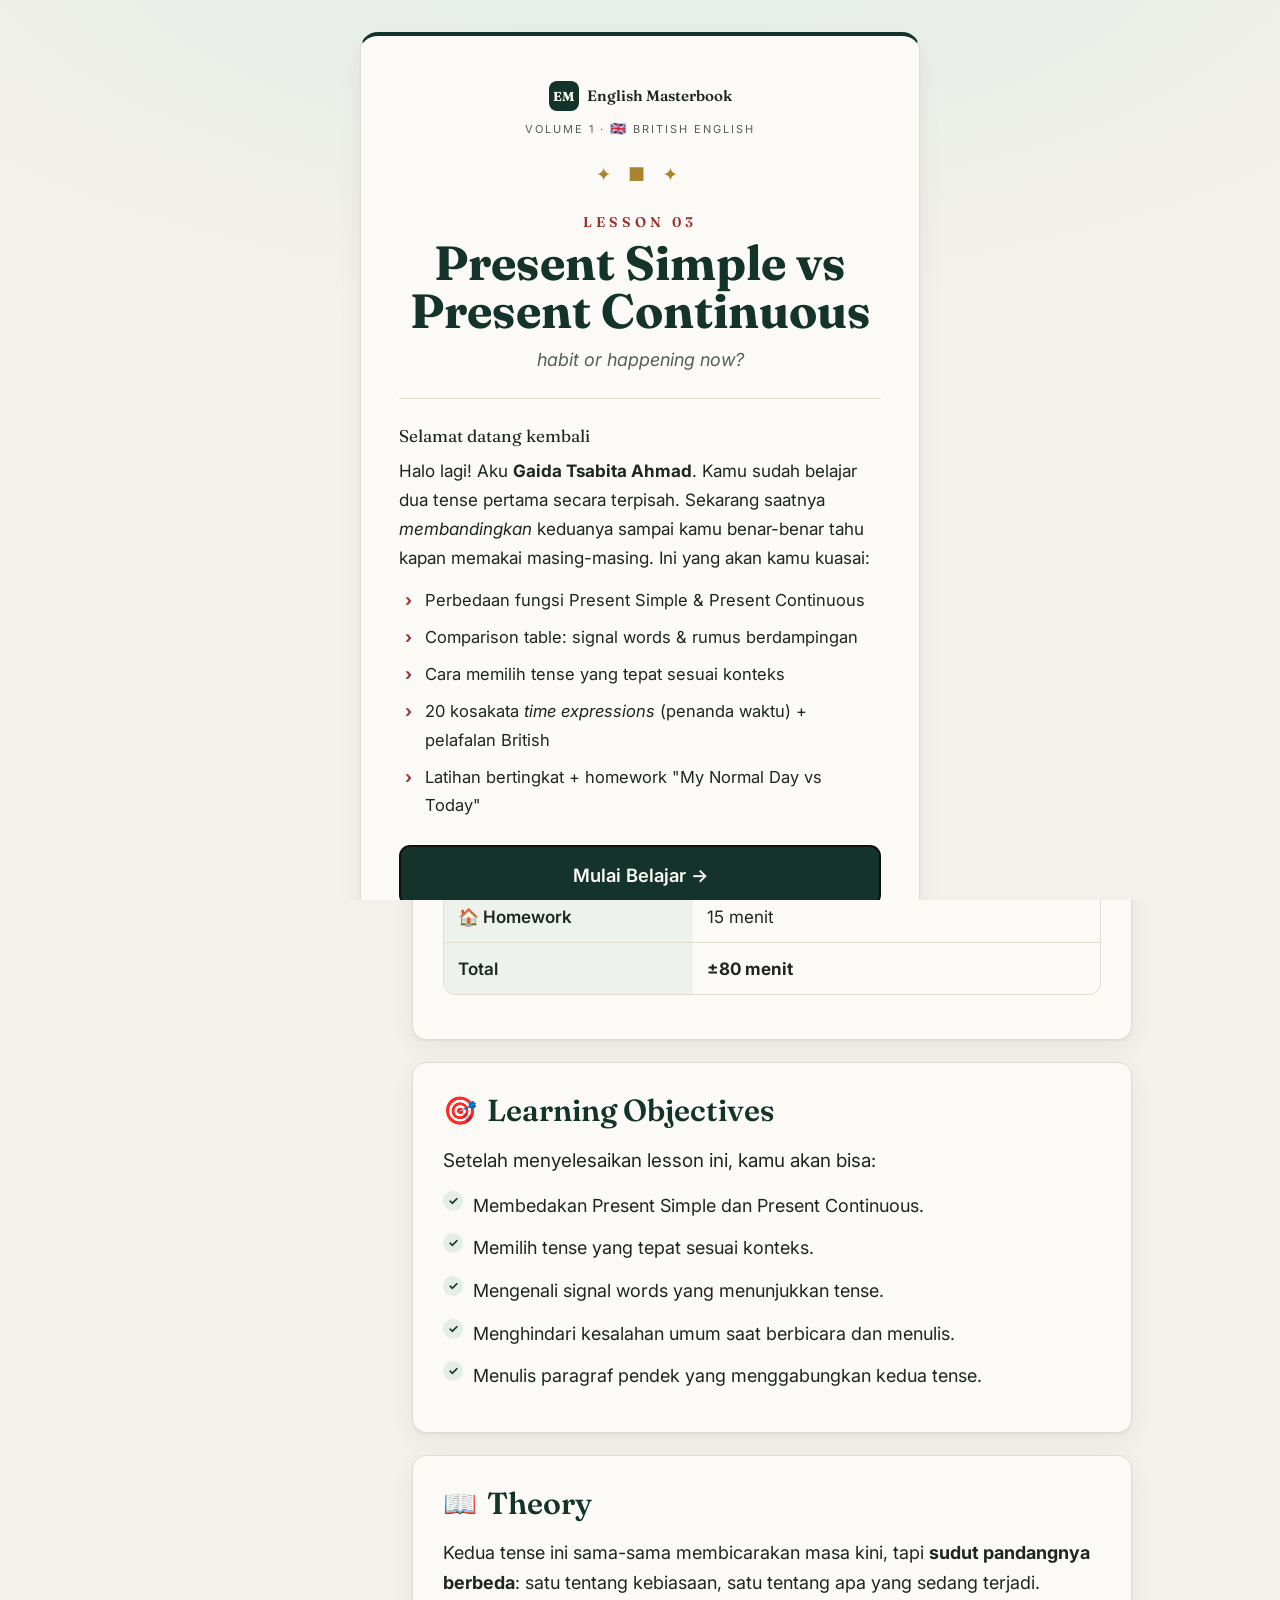
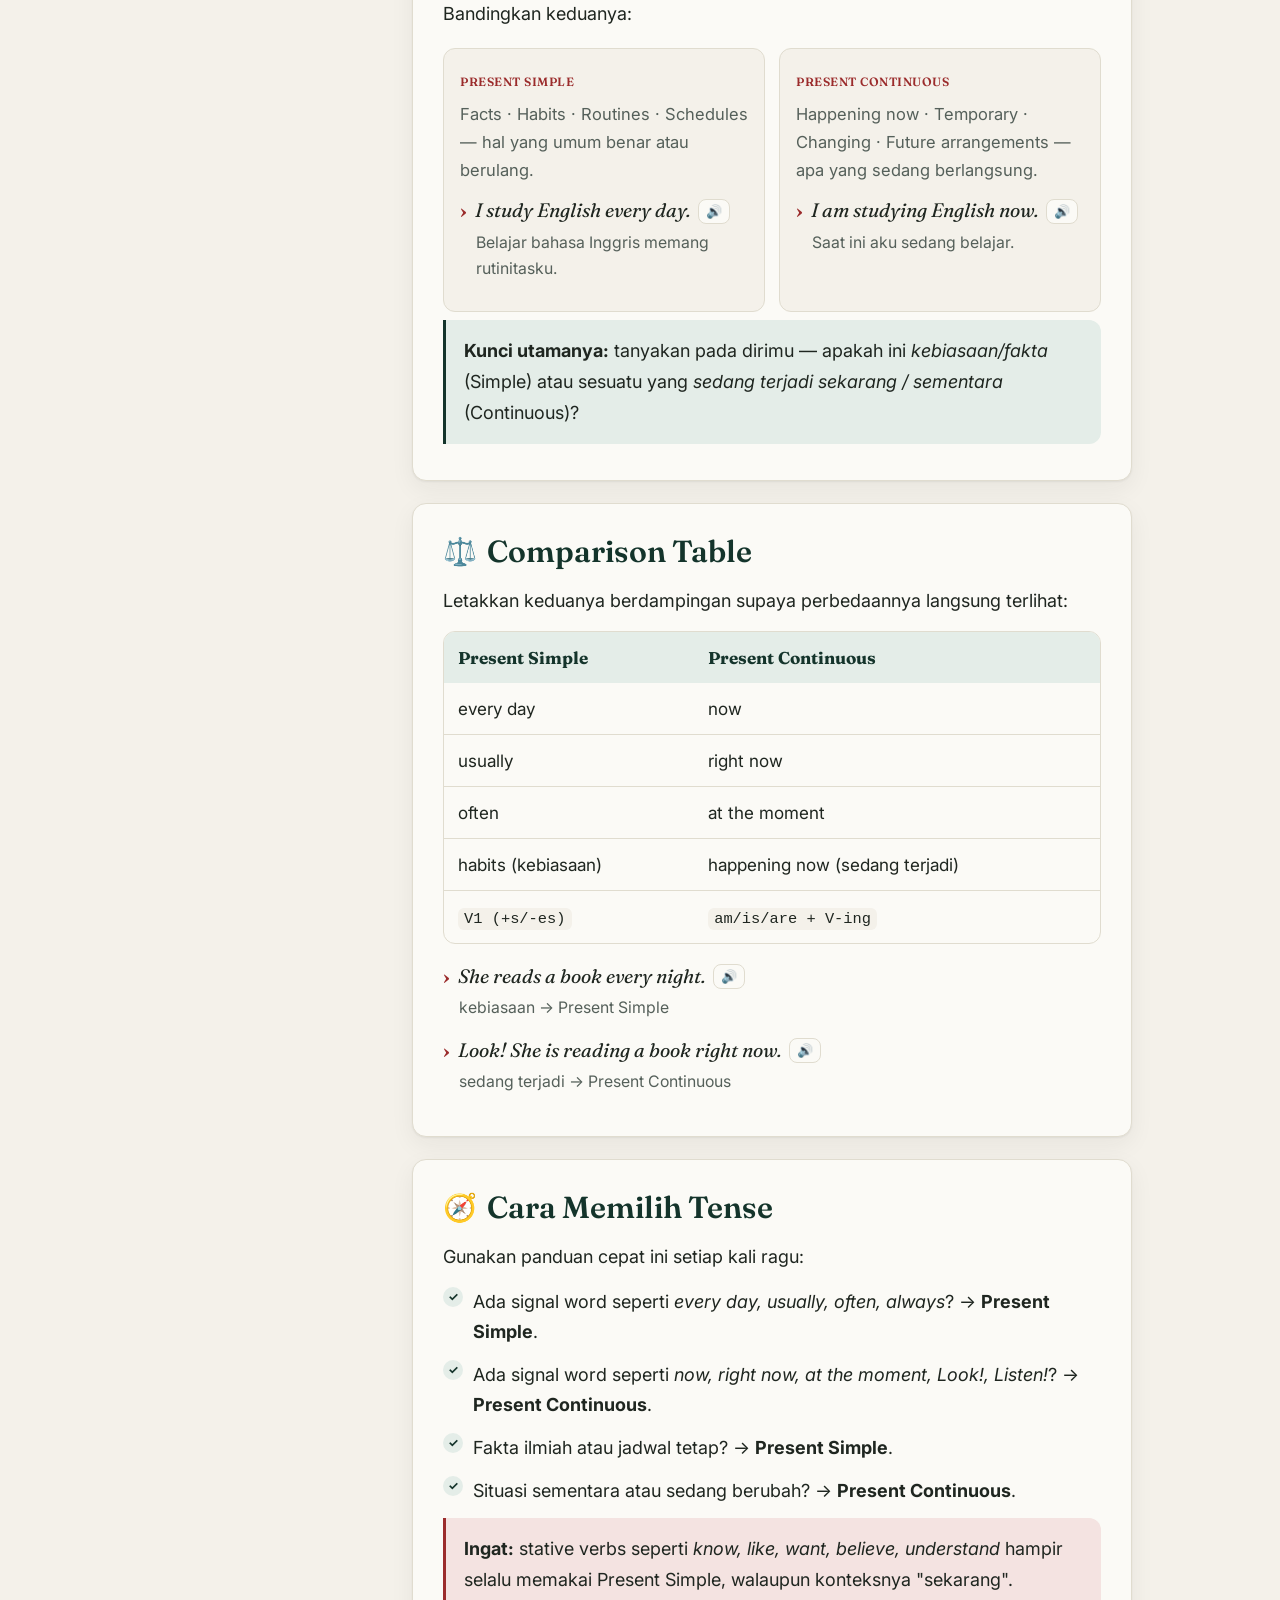
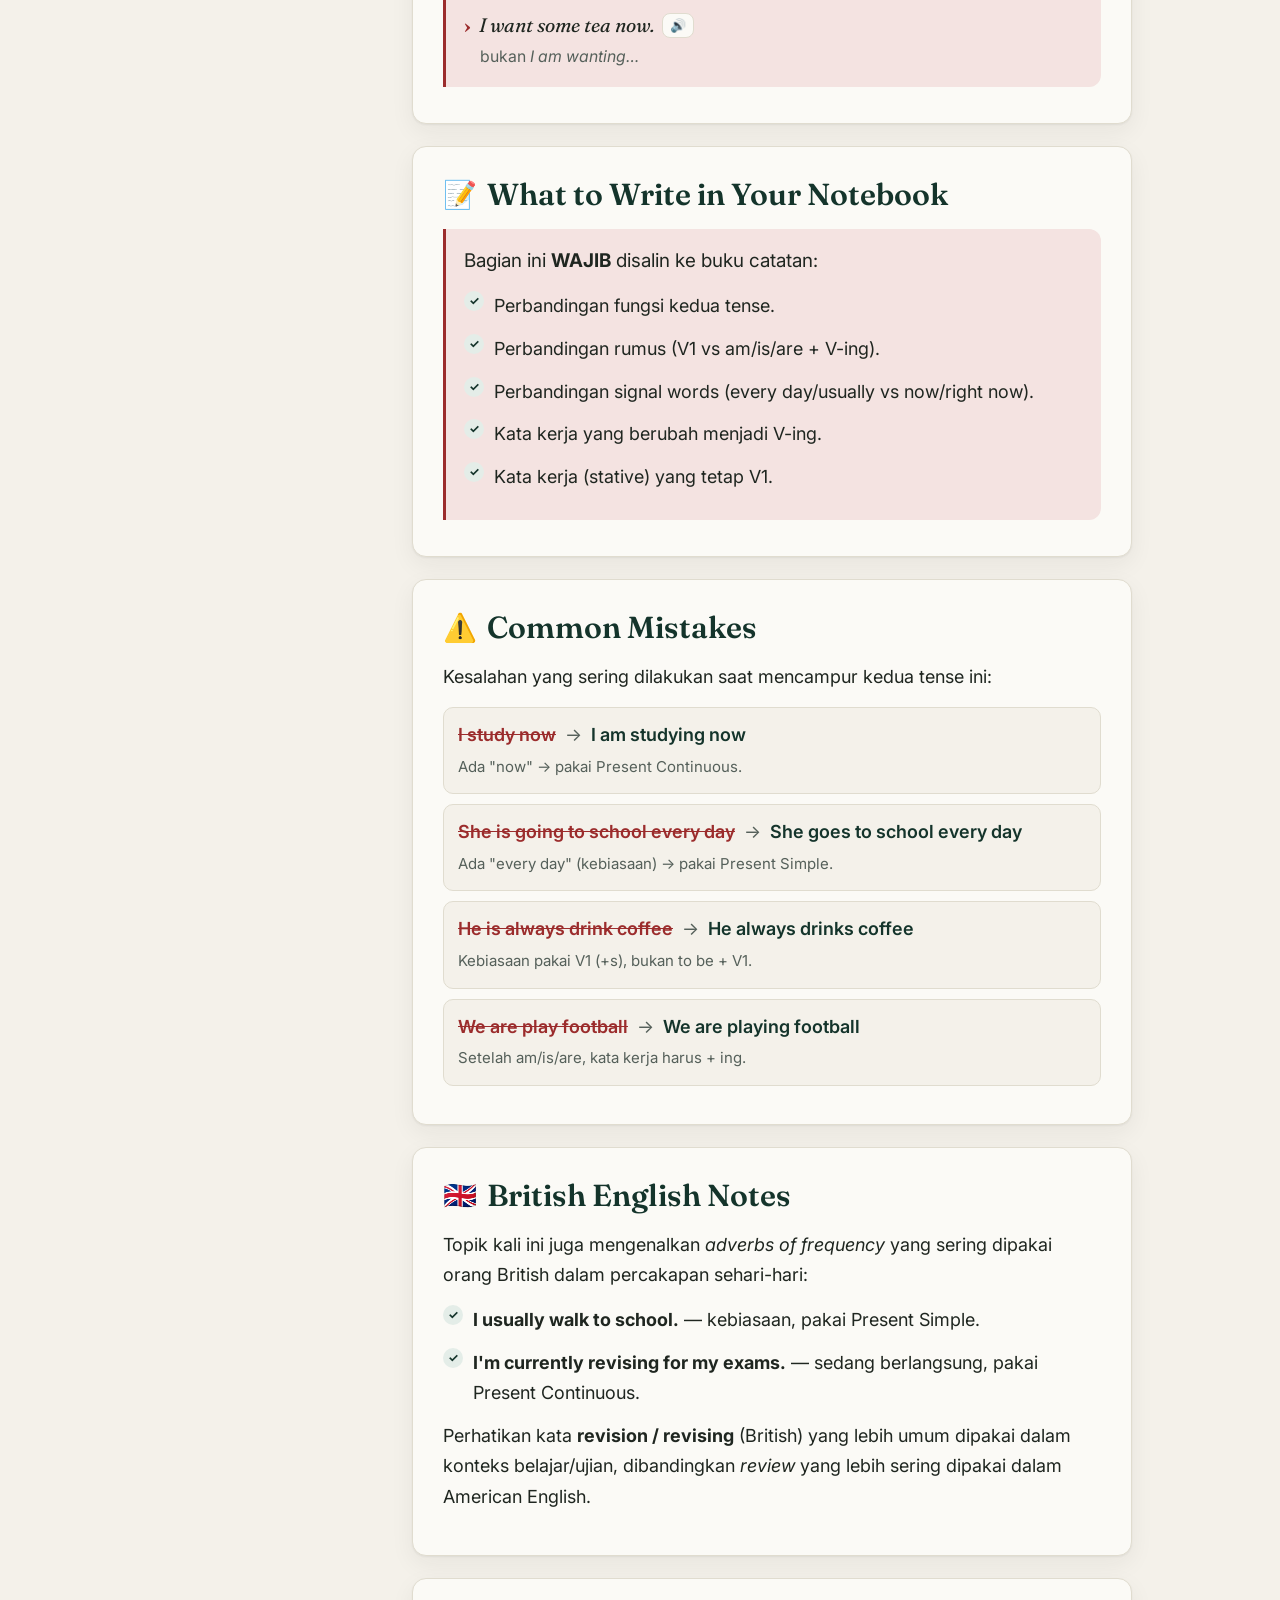
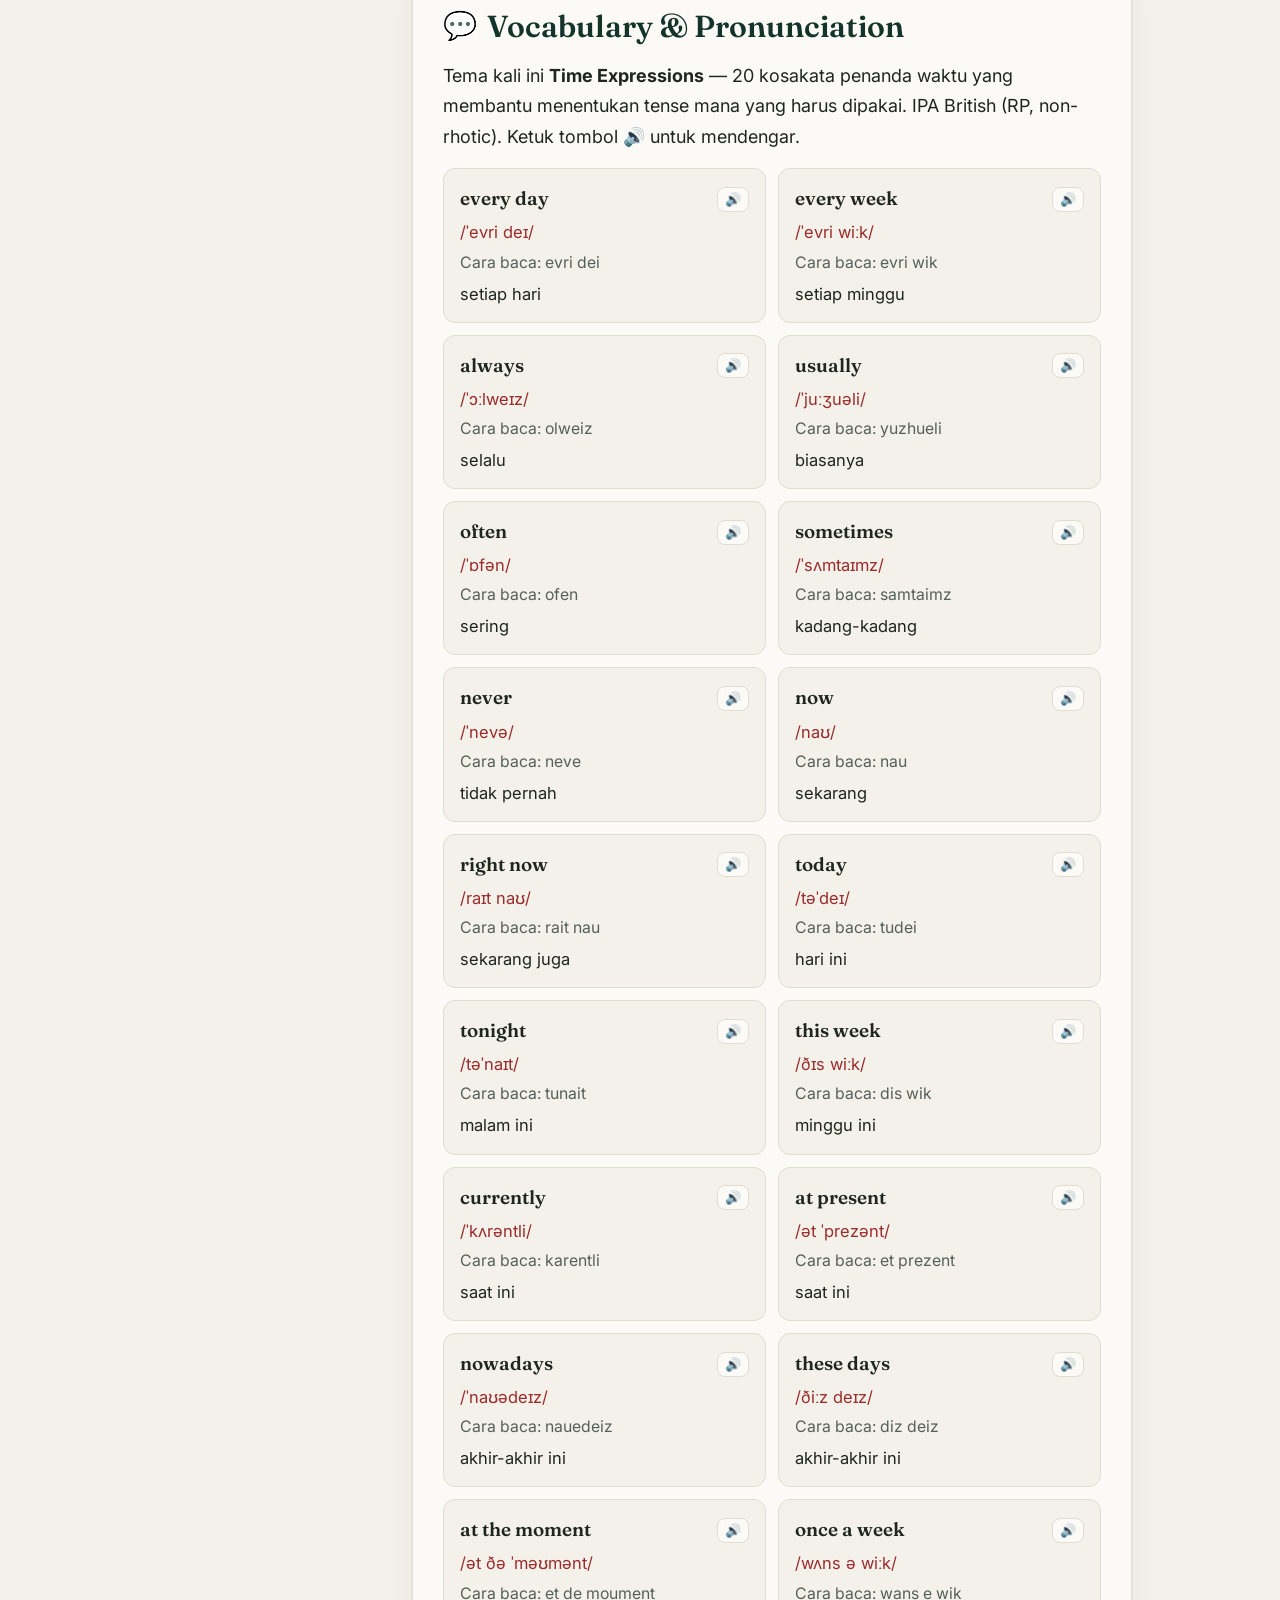
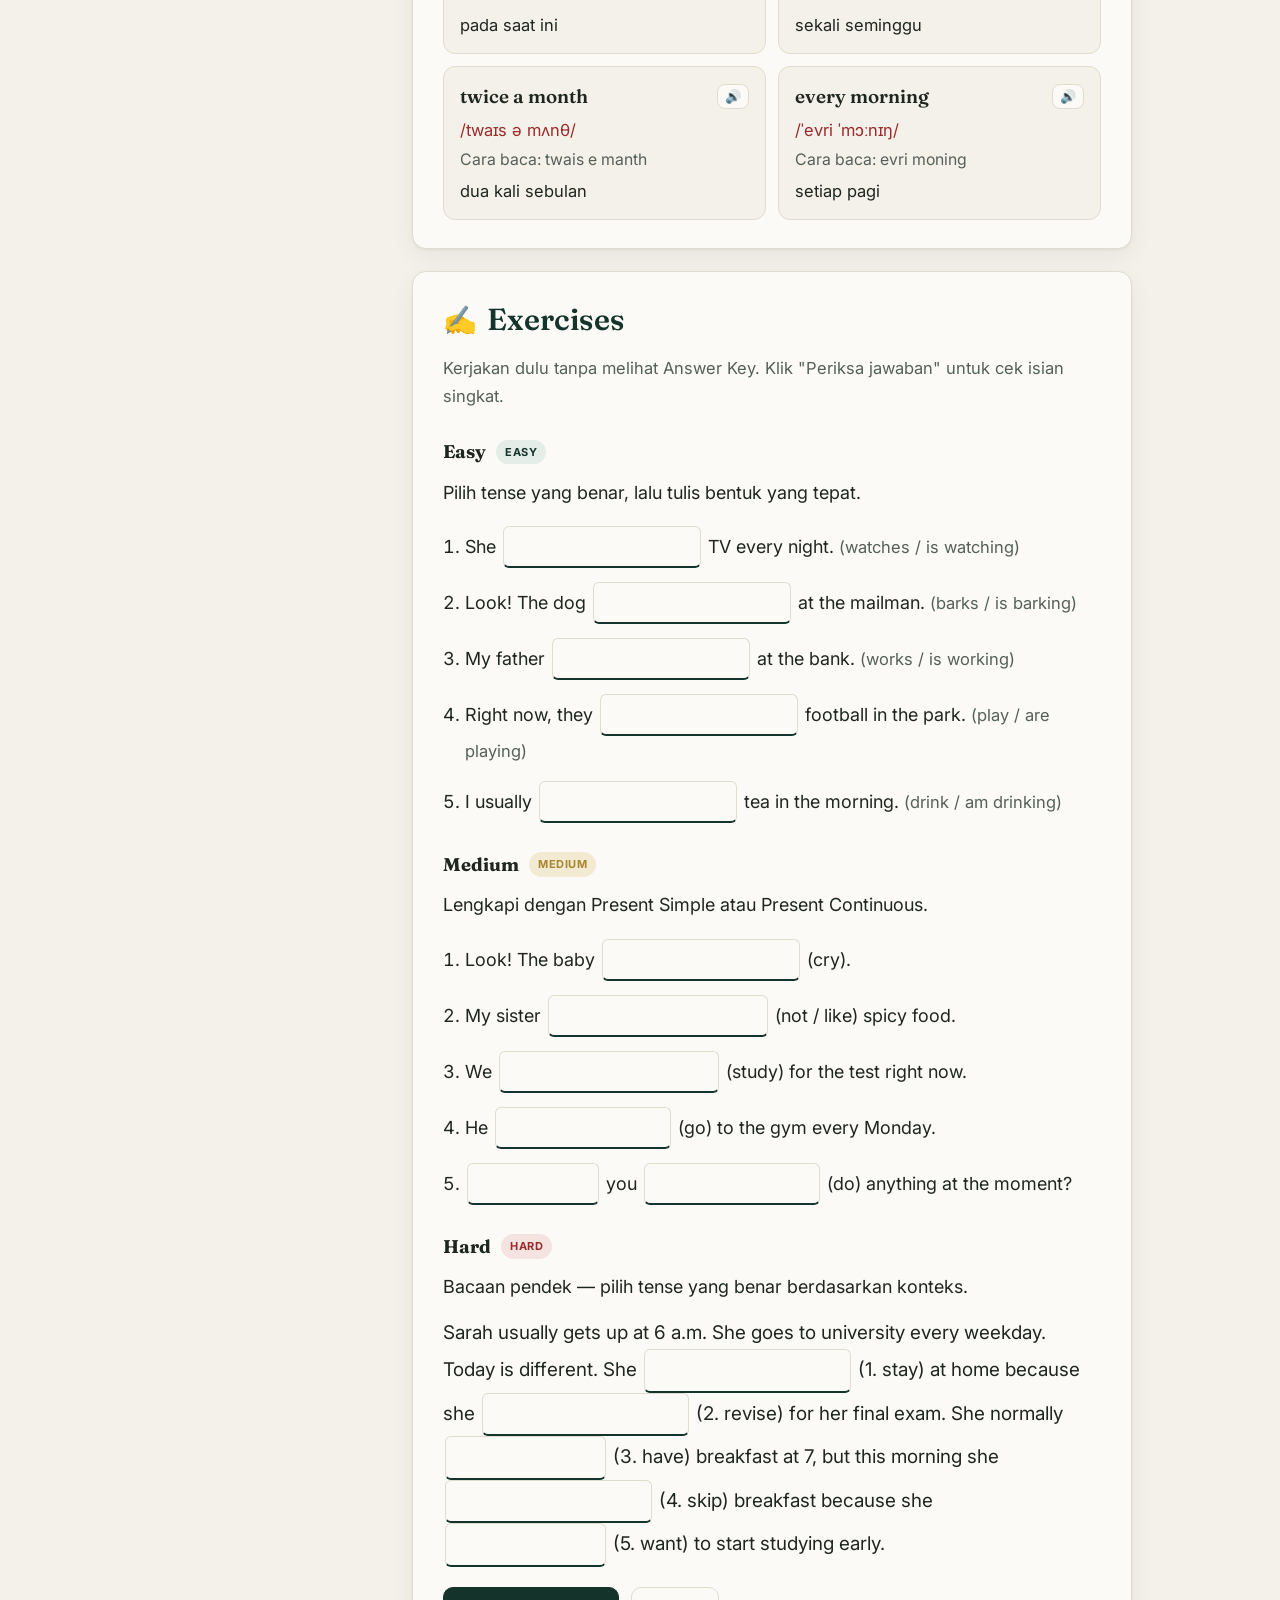
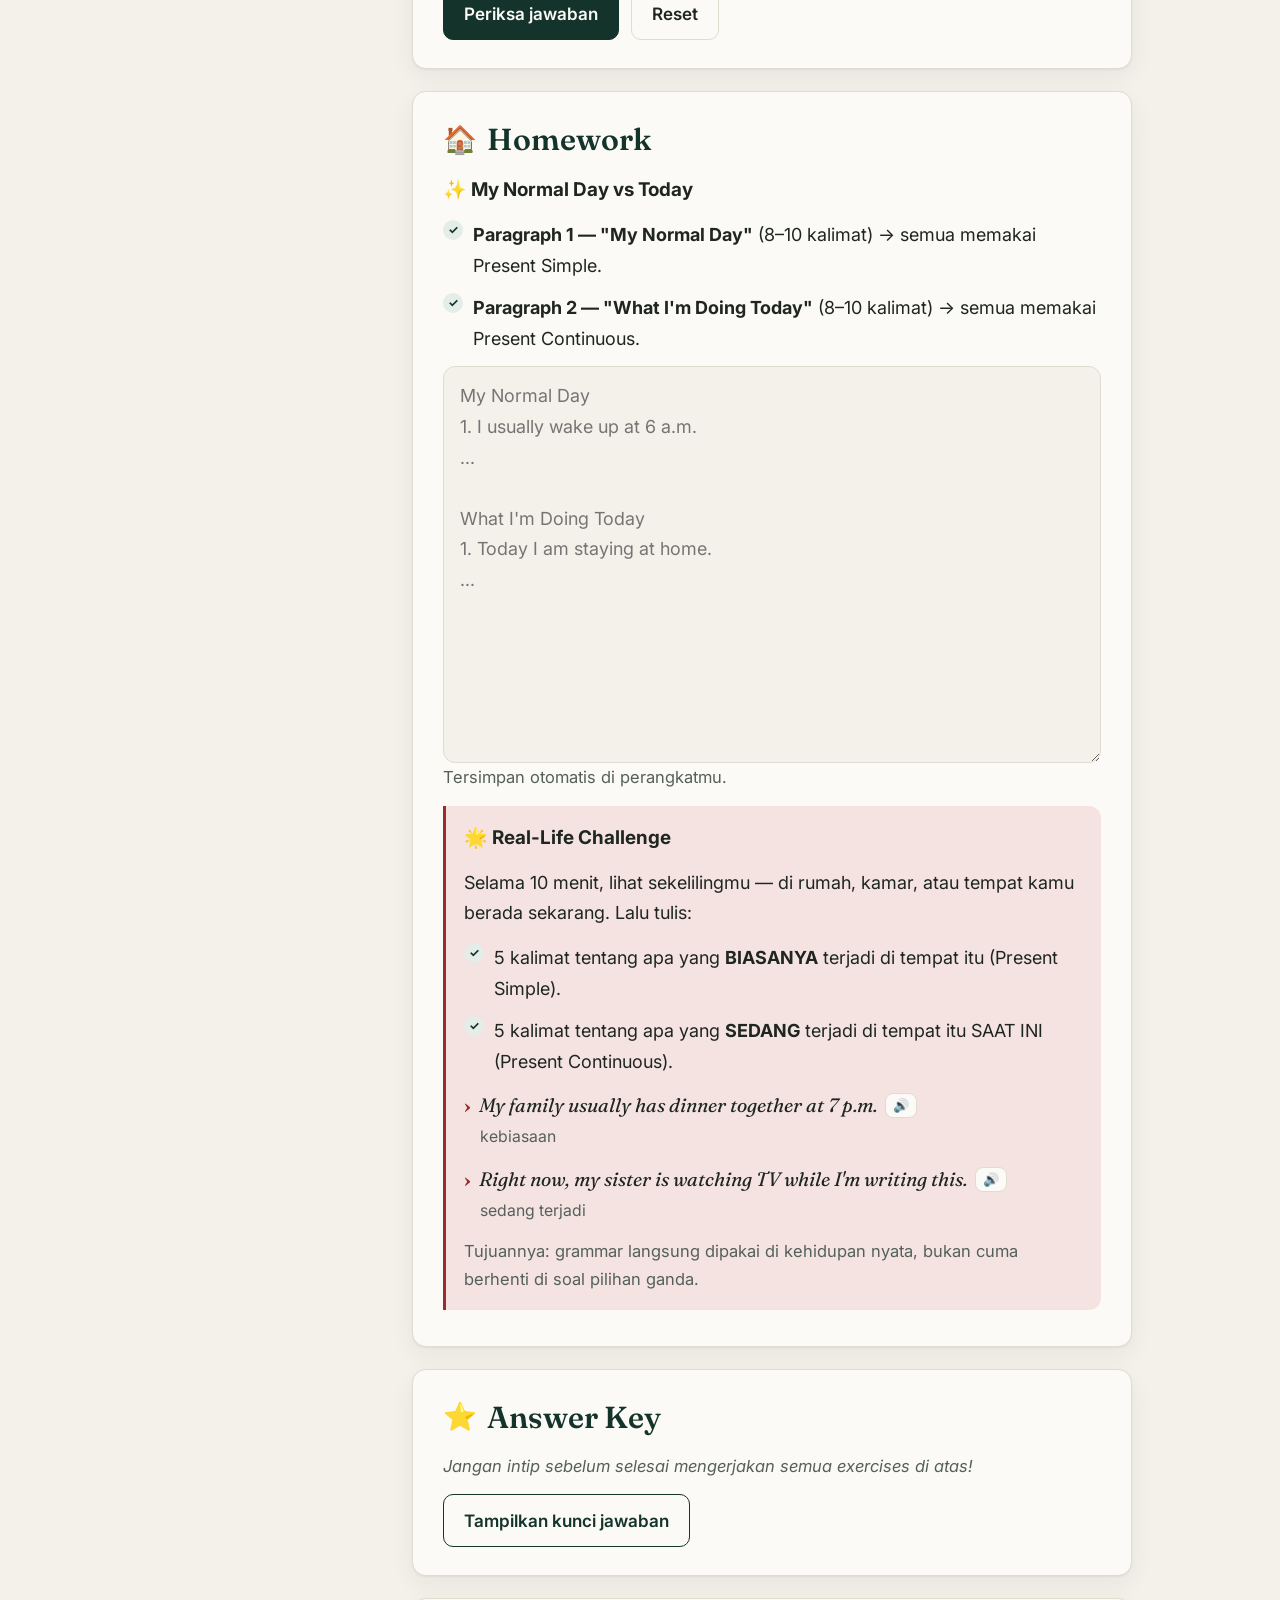
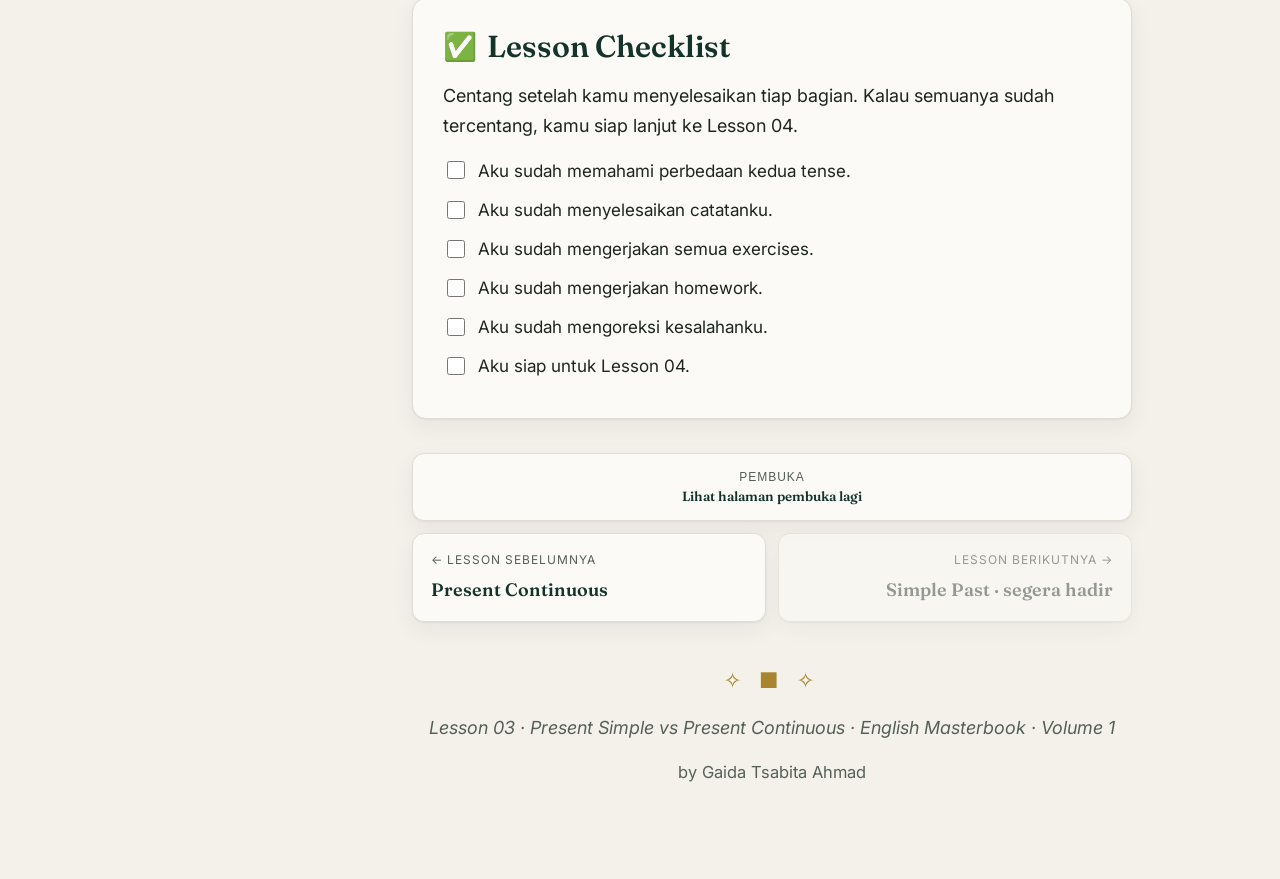
<file: lesson-03.html>
<!doctype html>
<html lang="id">
  <head>
    <meta charset="UTF-8" />
    <meta name="viewport" content="width=device-width, initial-scale=1.0" />
    <meta name="theme-color" content="#14342b" />
    <meta
      name="description"
      content="English Masterbook by Gaida Tsabita Ahmad — Lesson 03: Present Simple vs Present Continuous (British English). Habit atau happening now? Comparison table, signal words, kosakata time expressions, dan latihan bertingkat."
    />
    <title>Lesson 03 · Present Simple vs Present Continuous · English Masterbook</title>
    <link rel="preconnect" href="https://fonts.googleapis.com" />
    <link rel="preconnect" href="https://fonts.gstatic.com" crossorigin />
    <link href="https://fonts.googleapis.com/css2?family=Fraunces:opsz,wght@9..144,400;9..144,500;9..144,600;9..144,700&family=Inter:wght@400;500;600;700&display=swap" rel="stylesheet" />
    <link rel="stylesheet" href="style.css" />
  </head>
  <body data-lesson="03">
    <!-- Opening / Lesson intro -->
    <div class="opening" id="opening" role="dialog" aria-modal="true" aria-label="Pembuka lesson">
      <div class="opening-inner">
        <div class="opening-book">
          <p class="op-brand"><span class="op-mark" aria-hidden="true">EM</span> English Masterbook</p>
          <p class="op-vol">Volume 1 · <span class="flag" aria-hidden="true">🇬🇧</span> British English</p>

          <div class="op-divider" aria-hidden="true">✦ ■ ✦</div>

          <p class="op-lesson">Lesson 03</p>
          <h1 class="op-title">Present Simple vs Present Continuous</h1>
          <p class="op-sub"><em>habit or happening now?</em></p>

          <div class="op-welcome">
            <p class="op-hi">Selamat datang kembali</p>
            <p>
              Halo lagi! Aku <strong>Gaida Tsabita Ahmad</strong>. Kamu sudah belajar dua tense pertama secara terpisah. Sekarang saatnya <em>membandingkan</em> keduanya sampai kamu benar-benar tahu kapan memakai masing-masing. Ini yang
              akan kamu kuasai:
            </p>
            <ul class="op-points">
              <li>Perbedaan fungsi Present Simple &amp; Present Continuous</li>
              <li>Comparison table: signal words &amp; rumus berdampingan</li>
              <li>Cara memilih tense yang tepat sesuai konteks</li>
              <li>20 kosakata <em>time expressions</em> (penanda waktu) + pelafalan British</li>
              <li>Latihan bertingkat + homework "My Normal Day vs Today"</li>
            </ul>
          </div>

          <div class="op-actions">
            <button class="btn op-start" id="startBtn" type="button">Mulai Belajar →</button>
            <a class="op-back" href="index.html">← Kembali ke Beranda / Daftar Isi</a>
          </div>
          <p class="op-hint">Perkiraan 15–20 menit · siapkan buku catatanmu dulu</p>
        </div>
      </div>
    </div>

    <!-- Reading progress bar -->
    <div class="progress-bar" id="progressBar" aria-hidden="true"></div>

    <!-- Top bar -->
    <header class="topbar">
      <button class="icon-btn menu-btn" id="menuBtn" aria-label="Buka daftar isi" aria-expanded="false">
        <svg viewBox="0 0 24 24" width="22" height="22" fill="none" stroke="currentColor" stroke-width="2" stroke-linecap="round">
          <line x1="3" y1="6" x2="21" y2="6" />
          <line x1="3" y1="12" x2="21" y2="12" />
          <line x1="3" y1="18" x2="21" y2="18" />
        </svg>
      </button>
      <a class="brand" href="index.html" aria-label="Beranda English Masterbook">
        <span class="brand-mark" aria-hidden="true">EM</span>
        <div class="brand-text">
          <strong>English Masterbook</strong>
          <span>by Gaida Tsabita Ahmad · British English</span>
        </div>
      </a>
      <div class="topbar-controls">
        <a class="icon-btn home-btn" href="index.html" aria-label="Kembali ke Beranda">
          <svg viewBox="0 0 24 24" width="18" height="18" fill="none" stroke="currentColor" stroke-width="2" stroke-linecap="round" stroke-linejoin="round">
            <path d="M3 10.5 12 3l9 7.5" />
            <path d="M5 9.5V21h14V9.5" />
          </svg>
          <span>Beranda</span>
        </a>
        <div class="text-size" role="group" aria-label="Ukuran teks">
          <button class="icon-btn" id="textDown" aria-label="Perkecil teks">A−</button>
          <button class="icon-btn" id="textUp" aria-label="Perbesar teks">A+</button>
        </div>
        <button class="icon-btn theme-btn" id="themeBtn" aria-label="Ganti mode terang/gelap">
          <svg class="ico-sun" viewBox="0 0 24 24" width="20" height="20" fill="none" stroke="currentColor" stroke-width="2" stroke-linecap="round">
            <circle cx="12" cy="12" r="4" />
            <line x1="12" y1="2" x2="12" y2="4" />
            <line x1="12" y1="20" x2="12" y2="22" />
            <line x1="4.9" y1="4.9" x2="6.3" y2="6.3" />
            <line x1="17.7" y1="17.7" x2="19.1" y2="19.1" />
            <line x1="2" y1="12" x2="4" y2="12" />
            <line x1="20" y1="12" x2="22" y2="12" />
            <line x1="4.9" y1="19.1" x2="6.3" y2="17.7" />
            <line x1="17.7" y1="6.3" x2="19.1" y2="4.9" />
          </svg>
          <svg class="ico-moon" viewBox="0 0 24 24" width="20" height="20" fill="none" stroke="currentColor" stroke-width="2" stroke-linecap="round" stroke-linejoin="round"><path d="M21 12.8A9 9 0 1 1 11.2 3a7 7 0 0 0 9.8 9.8z" /></svg>
        </button>
      </div>
    </header>

    <div class="layout">
      <!-- Sidebar / Table of contents -->
      <aside class="sidebar" id="sidebar" aria-label="Daftar isi">
        <div class="sidebar-inner">
          <p class="sidebar-title">Lesson 03</p>
          <nav class="toc" id="toc">
            <a href="index.html" class="toc-link toc-home">← Beranda / Daftar Isi</a>
            <a href="#cover" class="toc-link">Cover</a>
            <a href="#time" class="toc-link">Estimated Study Time</a>
            <a href="#objectives" class="toc-link">Learning Objectives</a>
            <a href="#theory" class="toc-link">Theory</a>
            <a href="#compare" class="toc-link">Comparison Table</a>
            <a href="#choose" class="toc-link">Cara Memilih Tense</a>
            <a href="#notebook" class="toc-link">What to Write</a>
            <a href="#mistakes" class="toc-link">Common Mistakes</a>
            <a href="#british" class="toc-link">British English Notes</a>
            <a href="#vocab" class="toc-link">Vocabulary</a>
            <a href="#exercises" class="toc-link">Exercises</a>
            <a href="#homework" class="toc-link">Homework</a>
            <a href="#answers" class="toc-link">Answer Key</a>
            <a href="#checklist" class="toc-link">Lesson Checklist</a>
          </nav>
          <div class="sidebar-progress">
            <div class="sp-track"><div class="sp-fill" id="lessonProgress"></div></div>
            <span id="lessonProgressLabel">0% selesai dibaca</span>
          </div>
        </div>
      </aside>
      <div class="overlay" id="overlay" hidden></div>

      <!-- Main content -->
      <main class="content">
        <article class="book">
          <!-- Cover -->
          <section id="cover" class="cover">
            <p class="cover-vol">English Masterbook · Volume 1</p>
            <p class="cover-lesson">Lesson 03</p>
            <h1 class="cover-title">Present Simple vs Present Continuous</h1>
            <p class="cover-sub"><em>habit or happening now?</em></p>
            <p class="cover-flag"><span class="flag" aria-hidden="true">🇬🇧</span> British English (RP) · Review &amp; Mastery</p>
            <div class="cover-meta">
              <span class="cover-meta-item">🟢 Difficulty: <strong>★★★☆☆</strong></span>
              <span class="cover-meta-item">⏱️ Estimasi belajar: <strong>±80 menit</strong></span>
            </div>
          </section>

          <!-- Estimated study time -->
          <section id="time" class="chapter">
            <h2 class="chapter-title"><span class="chapter-emoji">⏱️</span> Estimated Study Time</h2>
            <div class="table-wrap">
              <table>
                <tbody>
                  <tr>
                    <th>📖 Theory &amp; Comparison</th>
                    <td>20 menit</td>
                  </tr>
                  <tr>
                    <th>📝 Notes (catatan)</th>
                    <td>10 menit</td>
                  </tr>
                  <tr>
                    <th>💬 Vocabulary</th>
                    <td>15 menit</td>
                  </tr>
                  <tr>
                    <th>✍️ Exercises</th>
                    <td>20 menit</td>
                  </tr>
                  <tr>
                    <th>🏠 Homework</th>
                    <td>15 menit</td>
                  </tr>
                  <tr>
                    <th>Total</th>
                    <td><strong>±80 menit</strong></td>
                  </tr>
                </tbody>
              </table>
            </div>
          </section>

          <!-- Objectives -->
          <section id="objectives" class="chapter">
            <h2 class="chapter-title"><span class="chapter-emoji">🎯</span> Learning Objectives</h2>
            <p class="lead">Setelah menyelesaikan lesson ini, kamu akan bisa:</p>
            <ul class="check-list">
              <li>Membedakan Present Simple dan Present Continuous.</li>
              <li>Memilih tense yang tepat sesuai konteks.</li>
              <li>Mengenali signal words yang menunjukkan tense.</li>
              <li>Menghindari kesalahan umum saat berbicara dan menulis.</li>
              <li>Menulis paragraf pendek yang menggabungkan kedua tense.</li>
            </ul>
          </section>

          <!-- Theory -->
          <section id="theory" class="chapter">
            <h2 class="chapter-title"><span class="chapter-emoji">📖</span> Theory</h2>
            <p>Kedua tense ini sama-sama membicarakan masa kini, tapi <strong>sudut pandangnya berbeda</strong>: satu tentang kebiasaan, satu tentang apa yang sedang terjadi. Bandingkan keduanya:</p>

            <div class="fn-grid">
              <div class="fn-card">
                <span class="fn-tag">Present Simple</span>
                <p class="fn-desc">Facts · Habits · Routines · Schedules — hal yang umum benar atau berulang.</p>
                <p class="example" data-say="I study English every day">I study English every day.<button class="say-btn" aria-label="Dengarkan pelafalan">🔊</button></p>
                <p class="translate">Belajar bahasa Inggris memang rutinitasku.</p>
              </div>
              <div class="fn-card">
                <span class="fn-tag">Present Continuous</span>
                <p class="fn-desc">Happening now · Temporary · Changing · Future arrangements — apa yang sedang berlangsung.</p>
                <p class="example" data-say="I am studying English now">I am studying English now.<button class="say-btn" aria-label="Dengarkan pelafalan">🔊</button></p>
                <p class="translate">Saat ini aku sedang belajar.</p>
              </div>
            </div>

            <div class="callout">
              <p><strong>Kunci utamanya:</strong> tanyakan pada dirimu — apakah ini <em>kebiasaan/fakta</em> (Simple) atau sesuatu yang <em>sedang terjadi sekarang / sementara</em> (Continuous)?</p>
            </div>
          </section>

          <!-- Comparison Table -->
          <section id="compare" class="chapter">
            <h2 class="chapter-title"><span class="chapter-emoji">⚖️</span> Comparison Table</h2>
            <p>Letakkan keduanya berdampingan supaya perbedaannya langsung terlihat:</p>
            <div class="table-wrap">
              <table>
                <thead>
                  <tr>
                    <th>Present Simple</th>
                    <th>Present Continuous</th>
                  </tr>
                </thead>
                <tbody>
                  <tr>
                    <td>every day</td>
                    <td>now</td>
                  </tr>
                  <tr>
                    <td>usually</td>
                    <td>right now</td>
                  </tr>
                  <tr>
                    <td>often</td>
                    <td>at the moment</td>
                  </tr>
                  <tr>
                    <td>habits (kebiasaan)</td>
                    <td>happening now (sedang terjadi)</td>
                  </tr>
                  <tr>
                    <td><code>V1 (+s/-es)</code></td>
                    <td><code>am/is/are + V-ing</code></td>
                  </tr>
                </tbody>
              </table>
            </div>
            <p class="example" data-say="She reads a book every night">She reads a book every night.<button class="say-btn" aria-label="Dengarkan pelafalan">🔊</button></p>
            <p class="translate">kebiasaan → Present Simple</p>
            <p class="example" data-say="Look! She is reading a book right now">Look! She is reading a book right now.<button class="say-btn" aria-label="Dengarkan pelafalan">🔊</button></p>
            <p class="translate">sedang terjadi → Present Continuous</p>
          </section>

          <!-- How to choose -->
          <section id="choose" class="chapter">
            <h2 class="chapter-title"><span class="chapter-emoji">🧭</span> Cara Memilih Tense</h2>
            <p>Gunakan panduan cepat ini setiap kali ragu:</p>
            <ul class="check-list">
              <li>Ada signal word seperti <em>every day, usually, often, always</em>? → <strong>Present Simple</strong>.</li>
              <li>Ada signal word seperti <em>now, right now, at the moment, Look!, Listen!</em>? → <strong>Present Continuous</strong>.</li>
              <li>Fakta ilmiah atau jadwal tetap? → <strong>Present Simple</strong>.</li>
              <li>Situasi sementara atau sedang berubah? → <strong>Present Continuous</strong>.</li>
            </ul>
            <div class="callout callout-accent">
              <p><strong>Ingat:</strong> stative verbs seperti <em>know, like, want, believe, understand</em> hampir selalu memakai Present Simple, walaupun konteksnya "sekarang".</p>
              <p class="example" data-say="I want some tea now">I want some tea now.<button class="say-btn" aria-label="Dengarkan pelafalan">🔊</button></p>
              <p class="translate">bukan <em>I am wanting…</em></p>
            </div>
          </section>

          <!-- Notebook -->
          <section id="notebook" class="chapter">
            <h2 class="chapter-title"><span class="chapter-emoji">📝</span> What to Write in Your Notebook</h2>
            <div class="callout callout-accent">
              <p class="lead">Bagian ini <strong>WAJIB</strong> disalin ke buku catatan:</p>
              <ul class="check-list">
                <li>Perbandingan fungsi kedua tense.</li>
                <li>Perbandingan rumus (V1 vs am/is/are + V-ing).</li>
                <li>Perbandingan signal words (every day/usually vs now/right now).</li>
                <li>Kata kerja yang berubah menjadi V-ing.</li>
                <li>Kata kerja (stative) yang tetap V1.</li>
              </ul>
            </div>
          </section>

          <!-- Common mistakes -->
          <section id="mistakes" class="chapter">
            <h2 class="chapter-title"><span class="chapter-emoji">⚠️</span> Common Mistakes</h2>
            <p>Kesalahan yang sering dilakukan saat mencampur kedua tense ini:</p>
            <ul class="mistake-list">
              <li><span class="wrong">I study now</span> <span class="arrow">→</span> <span class="right">I am studying now</span><br /><small>Ada "now" → pakai Present Continuous.</small></li>
              <li><span class="wrong">She is going to school every day</span> <span class="arrow">→</span> <span class="right">She goes to school every day</span><br /><small>Ada "every day" (kebiasaan) → pakai Present Simple.</small></li>
              <li><span class="wrong">He is always drink coffee</span> <span class="arrow">→</span> <span class="right">He always drinks coffee</span><br /><small>Kebiasaan pakai V1 (+s), bukan to be + V1.</small></li>
              <li><span class="wrong">We are play football</span> <span class="arrow">→</span> <span class="right">We are playing football</span><br /><small>Setelah am/is/are, kata kerja harus + ing.</small></li>
            </ul>
          </section>

          <!-- British notes -->
          <section id="british" class="chapter">
            <h2 class="chapter-title"><span class="chapter-emoji">🇬🇧</span> British English Notes</h2>
            <p>Topik kali ini juga mengenalkan <em>adverbs of frequency</em> yang sering dipakai orang British dalam percakapan sehari-hari:</p>
            <ul class="check-list">
              <li><strong>I usually walk to school.</strong> — kebiasaan, pakai Present Simple.</li>
              <li><strong>I'm currently revising for my exams.</strong> — sedang berlangsung, pakai Present Continuous.</li>
            </ul>
            <p>Perhatikan kata <strong>revision / revising</strong> (British) yang lebih umum dipakai dalam konteks belajar/ujian, dibandingkan <em>review</em> yang lebih sering dipakai dalam American English.</p>
          </section>

          <!-- Vocabulary -->
          <section id="vocab" class="chapter">
            <h2 class="chapter-title"><span class="chapter-emoji">💬</span> Vocabulary &amp; Pronunciation</h2>
            <p>Tema kali ini <strong>Time Expressions</strong> — 20 kosakata penanda waktu yang membantu menentukan tense mana yang harus dipakai. IPA British (RP, non-rhotic). Ketuk tombol 🔊 untuk mendengar.</p>
            <div class="vocab-grid">
              <div class="vocab-card">
                <div class="vocab-head"><span class="vocab-word">every day</span><button class="say-btn" data-text="every day" aria-label="Dengarkan pelafalan every day">🔊</button></div>
                <span class="vocab-ipa">/ˈevri deɪ/</span><span class="vocab-read">Cara baca: evri dei</span><span class="vocab-mean">setiap hari</span>
              </div>
              <div class="vocab-card">
                <div class="vocab-head"><span class="vocab-word">every week</span><button class="say-btn" data-text="every week" aria-label="Dengarkan pelafalan every week">🔊</button></div>
                <span class="vocab-ipa">/ˈevri wiːk/</span><span class="vocab-read">Cara baca: evri wik</span><span class="vocab-mean">setiap minggu</span>
              </div>
              <div class="vocab-card">
                <div class="vocab-head"><span class="vocab-word">always</span><button class="say-btn" data-text="always" aria-label="Dengarkan pelafalan always">🔊</button></div>
                <span class="vocab-ipa">/ˈɔːlweɪz/</span><span class="vocab-read">Cara baca: olweiz</span><span class="vocab-mean">selalu</span>
              </div>
              <div class="vocab-card">
                <div class="vocab-head"><span class="vocab-word">usually</span><button class="say-btn" data-text="usually" aria-label="Dengarkan pelafalan usually">🔊</button></div>
                <span class="vocab-ipa">/ˈjuːʒuəli/</span><span class="vocab-read">Cara baca: yuzhueli</span><span class="vocab-mean">biasanya</span>
              </div>
              <div class="vocab-card">
                <div class="vocab-head"><span class="vocab-word">often</span><button class="say-btn" data-text="often" aria-label="Dengarkan pelafalan often">🔊</button></div>
                <span class="vocab-ipa">/ˈɒfən/</span><span class="vocab-read">Cara baca: ofen</span><span class="vocab-mean">sering</span>
              </div>
              <div class="vocab-card">
                <div class="vocab-head"><span class="vocab-word">sometimes</span><button class="say-btn" data-text="sometimes" aria-label="Dengarkan pelafalan sometimes">🔊</button></div>
                <span class="vocab-ipa">/ˈsʌmtaɪmz/</span><span class="vocab-read">Cara baca: samtaimz</span><span class="vocab-mean">kadang-kadang</span>
              </div>
              <div class="vocab-card">
                <div class="vocab-head"><span class="vocab-word">never</span><button class="say-btn" data-text="never" aria-label="Dengarkan pelafalan never">🔊</button></div>
                <span class="vocab-ipa">/ˈnevə/</span><span class="vocab-read">Cara baca: neve</span><span class="vocab-mean">tidak pernah</span>
              </div>
              <div class="vocab-card">
                <div class="vocab-head"><span class="vocab-word">now</span><button class="say-btn" data-text="now" aria-label="Dengarkan pelafalan now">🔊</button></div>
                <span class="vocab-ipa">/naʊ/</span><span class="vocab-read">Cara baca: nau</span><span class="vocab-mean">sekarang</span>
              </div>
              <div class="vocab-card">
                <div class="vocab-head"><span class="vocab-word">right now</span><button class="say-btn" data-text="right now" aria-label="Dengarkan pelafalan right now">🔊</button></div>
                <span class="vocab-ipa">/raɪt naʊ/</span><span class="vocab-read">Cara baca: rait nau</span><span class="vocab-mean">sekarang juga</span>
              </div>
              <div class="vocab-card">
                <div class="vocab-head"><span class="vocab-word">today</span><button class="say-btn" data-text="today" aria-label="Dengarkan pelafalan today">🔊</button></div>
                <span class="vocab-ipa">/təˈdeɪ/</span><span class="vocab-read">Cara baca: tudei</span><span class="vocab-mean">hari ini</span>
              </div>
              <div class="vocab-card">
                <div class="vocab-head"><span class="vocab-word">tonight</span><button class="say-btn" data-text="tonight" aria-label="Dengarkan pelafalan tonight">🔊</button></div>
                <span class="vocab-ipa">/təˈnaɪt/</span><span class="vocab-read">Cara baca: tunait</span><span class="vocab-mean">malam ini</span>
              </div>
              <div class="vocab-card">
                <div class="vocab-head"><span class="vocab-word">this week</span><button class="say-btn" data-text="this week" aria-label="Dengarkan pelafalan this week">🔊</button></div>
                <span class="vocab-ipa">/ðɪs wiːk/</span><span class="vocab-read">Cara baca: dis wik</span><span class="vocab-mean">minggu ini</span>
              </div>
              <div class="vocab-card">
                <div class="vocab-head"><span class="vocab-word">currently</span><button class="say-btn" data-text="currently" aria-label="Dengarkan pelafalan currently">🔊</button></div>
                <span class="vocab-ipa">/ˈkʌrəntli/</span><span class="vocab-read">Cara baca: karentli</span><span class="vocab-mean">saat ini</span>
              </div>
              <div class="vocab-card">
                <div class="vocab-head"><span class="vocab-word">at present</span><button class="say-btn" data-text="at present" aria-label="Dengarkan pelafalan at present">🔊</button></div>
                <span class="vocab-ipa">/ət ˈprezənt/</span><span class="vocab-read">Cara baca: et prezent</span><span class="vocab-mean">saat ini</span>
              </div>
              <div class="vocab-card">
                <div class="vocab-head"><span class="vocab-word">nowadays</span><button class="say-btn" data-text="nowadays" aria-label="Dengarkan pelafalan nowadays">🔊</button></div>
                <span class="vocab-ipa">/ˈnaʊədeɪz/</span><span class="vocab-read">Cara baca: nauedeiz</span><span class="vocab-mean">akhir-akhir ini</span>
              </div>
              <div class="vocab-card">
                <div class="vocab-head"><span class="vocab-word">these days</span><button class="say-btn" data-text="these days" aria-label="Dengarkan pelafalan these days">🔊</button></div>
                <span class="vocab-ipa">/ðiːz deɪz/</span><span class="vocab-read">Cara baca: diz deiz</span><span class="vocab-mean">akhir-akhir ini</span>
              </div>
              <div class="vocab-card">
                <div class="vocab-head"><span class="vocab-word">at the moment</span><button class="say-btn" data-text="at the moment" aria-label="Dengarkan pelafalan at the moment">🔊</button></div>
                <span class="vocab-ipa">/ət ðə ˈməʊmənt/</span><span class="vocab-read">Cara baca: et de moument</span><span class="vocab-mean">pada saat ini</span>
              </div>
              <div class="vocab-card">
                <div class="vocab-head"><span class="vocab-word">once a week</span><button class="say-btn" data-text="once a week" aria-label="Dengarkan pelafalan once a week">🔊</button></div>
                <span class="vocab-ipa">/wʌns ə wiːk/</span><span class="vocab-read">Cara baca: wans e wik</span><span class="vocab-mean">sekali seminggu</span>
              </div>
              <div class="vocab-card">
                <div class="vocab-head"><span class="vocab-word">twice a month</span><button class="say-btn" data-text="twice a month" aria-label="Dengarkan pelafalan twice a month">🔊</button></div>
                <span class="vocab-ipa">/twaɪs ə mʌnθ/</span><span class="vocab-read">Cara baca: twais e manth</span><span class="vocab-mean">dua kali sebulan</span>
              </div>
              <div class="vocab-card">
                <div class="vocab-head"><span class="vocab-word">every morning</span><button class="say-btn" data-text="every morning" aria-label="Dengarkan pelafalan every morning">🔊</button></div>
                <span class="vocab-ipa">/ˈevri ˈmɔːnɪŋ/</span><span class="vocab-read">Cara baca: evri moning</span><span class="vocab-mean">setiap pagi</span>
              </div>
            </div>
          </section>

          <!-- Exercises -->
          <section id="exercises" class="chapter">
            <h2 class="chapter-title"><span class="chapter-emoji">✍️</span> Exercises</h2>
            <p class="muted">Kerjakan dulu tanpa melihat Answer Key. Klik "Periksa jawaban" untuk cek isian singkat.</p>

            <h3 class="sub-title">Easy <span class="level-badge easy">Easy</span></h3>
            <p>Pilih tense yang benar, lalu tulis bentuk yang tepat.</p>
            <ol class="ex-list">
              <li>She <input class="ex-input" data-answer="watches" size="12" aria-label="jawaban easy 1" /> TV every night. <small class="muted">(watches / is watching)</small></li>
              <li>Look! The dog <input class="ex-input" data-answer="is barking" size="12" aria-label="jawaban easy 2" /> at the mailman. <small class="muted">(barks / is barking)</small></li>
              <li>My father <input class="ex-input" data-answer="works" size="12" aria-label="jawaban easy 3" /> at the bank. <small class="muted">(works / is working)</small></li>
              <li>Right now, they <input class="ex-input" data-answer="are playing" size="12" aria-label="jawaban easy 4" /> football in the park. <small class="muted">(play / are playing)</small></li>
              <li>I usually <input class="ex-input" data-answer="drink" size="12" aria-label="jawaban easy 5" /> tea in the morning. <small class="muted">(drink / am drinking)</small></li>
            </ol>

            <h3 class="sub-title">Medium <span class="level-badge medium">Medium</span></h3>
            <p>Lengkapi dengan Present Simple atau Present Continuous.</p>
            <ol class="ex-list">
              <li>Look! The baby <input class="ex-input" data-answer="is crying" size="12" aria-label="jawaban medium 1" /> (cry).</li>
              <li>My sister <input class="ex-input" data-answer="doesn't like|does not like|doesnt like" size="14" aria-label="jawaban medium 2" /> (not / like) spicy food.</li>
              <li>We <input class="ex-input" data-answer="are studying" size="14" aria-label="jawaban medium 3" /> (study) for the test right now.</li>
              <li>He <input class="ex-input" data-answer="goes" size="10" aria-label="jawaban medium 4" /> (go) to the gym every Monday.</li>
              <li><input class="ex-input" data-answer="are" size="6" aria-label="jawaban medium 5a" /> you <input class="ex-input" data-answer="doing" size="10" aria-label="jawaban medium 5b" /> (do) anything at the moment?</li>
            </ol>

            <h3 class="sub-title">Hard <span class="level-badge hard">Hard</span></h3>
            <p>Bacaan pendek — pilih tense yang benar berdasarkan konteks.</p>
            <p class="lead">
              Sarah usually gets up at 6 a.m. She goes to university every weekday. Today is different. She
              <input class="ex-input" data-answer="is staying" size="12" aria-label="jawaban hard 1" /> (1. stay) at home because she <input class="ex-input" data-answer="is revising" size="12" aria-label="jawaban hard 2" /> (2. revise) for
              her final exam. She normally <input class="ex-input" data-answer="has" size="8" aria-label="jawaban hard 3" /> (3. have) breakfast at 7, but this morning she
              <input class="ex-input" data-answer="is skipping" size="12" aria-label="jawaban hard 4" /> (4. skip) breakfast because she <input class="ex-input" data-answer="wants" size="8" aria-label="jawaban hard 5" /> (5. want) to start
              studying early.
            </p>

            <div class="ex-actions">
              <button class="btn" id="checkBtn">Periksa jawaban</button>
              <button class="btn btn-ghost" id="resetBtn">Reset</button>
              <span class="score" id="score" hidden></span>
            </div>
          </section>

          <!-- Homework -->
          <section id="homework" class="chapter">
            <h2 class="chapter-title"><span class="chapter-emoji">🏠</span> Homework</h2>
            <p class="lead"><strong>✨ My Normal Day vs Today</strong></p>
            <ul class="check-list">
              <li><strong>Paragraph 1 — "My Normal Day"</strong> (8–10 kalimat) → semua memakai Present Simple.</li>
              <li><strong>Paragraph 2 — "What I'm Doing Today"</strong> (8–10 kalimat) → semua memakai Present Continuous.</li>
            </ul>
            <textarea
              class="homework"
              id="homework"
              rows="12"
              placeholder="My Normal Day&#10;1. I usually wake up at 6 a.m.&#10;...&#10;&#10;What I'm Doing Today&#10;1. Today I am staying at home.&#10;..."
              aria-label="Jawaban homework"
            ></textarea>
            <p class="muted" id="hwStatus">Tersimpan otomatis di perangkatmu.</p>

            <div class="callout callout-accent">
              <p class="lead"><strong>🌟 Real-Life Challenge</strong></p>
              <p>Selama 10 menit, lihat sekelilingmu — di rumah, kamar, atau tempat kamu berada sekarang. Lalu tulis:</p>
              <ul class="check-list">
                <li>5 kalimat tentang apa yang <strong>BIASANYA</strong> terjadi di tempat itu (Present Simple).</li>
                <li>5 kalimat tentang apa yang <strong>SEDANG</strong> terjadi di tempat itu SAAT INI (Present Continuous).</li>
              </ul>
              <p class="example" data-say="My family usually has dinner together at seven p m">My family usually has dinner together at 7 p.m.<button class="say-btn" aria-label="Dengarkan pelafalan">🔊</button></p>
              <p class="translate">kebiasaan</p>
              <p class="example" data-say="Right now, my sister is watching TV while I am writing this">Right now, my sister is watching TV while I'm writing this.<button class="say-btn" aria-label="Dengarkan pelafalan">🔊</button></p>
              <p class="translate">sedang terjadi</p>
              <p class="muted">Tujuannya: grammar langsung dipakai di kehidupan nyata, bukan cuma berhenti di soal pilihan ganda.</p>
            </div>
          </section>

          <!-- Answer key -->
          <section id="answers" class="chapter">
            <h2 class="chapter-title"><span class="chapter-emoji">⭐</span> Answer Key</h2>
            <p class="muted"><em>Jangan intip sebelum selesai mengerjakan semua exercises di atas!</em></p>
            <button class="btn btn-outline" id="answerToggle" aria-expanded="false">Tampilkan kunci jawaban</button>
            <div class="answer-body" id="answerBody" hidden>
              <h3 class="sub-title">Easy</h3>
              <ol class="ex-list">
                <li>watches</li>
                <li>is barking</li>
                <li>works</li>
                <li>are playing</li>
                <li>drink</li>
              </ol>
              <h3 class="sub-title">Medium</h3>
              <ol class="ex-list">
                <li>is crying</li>
                <li>doesn't like</li>
                <li>are studying</li>
                <li>goes</li>
                <li>Are … doing</li>
              </ol>
              <h3 class="sub-title">Hard</h3>
              <ol class="ex-list">
                <li>is staying</li>
                <li>is revising</li>
                <li>has</li>
                <li>is skipping</li>
                <li>wants <small>(stative verb — tetap V1 walau konteksnya sekarang)</small></li>
              </ol>
            </div>
          </section>

          <!-- Lesson checklist -->
          <section id="checklist" class="chapter">
            <h2 class="chapter-title"><span class="chapter-emoji">✅</span> Lesson Checklist</h2>
            <p>Centang setelah kamu menyelesaikan tiap bagian. Kalau semuanya sudah tercentang, kamu siap lanjut ke Lesson 04.</p>
            <ul class="task-list">
              <li>
                <label><input type="checkbox" data-check="ch-theory" /> Aku sudah memahami perbedaan kedua tense.</label>
              </li>
              <li>
                <label><input type="checkbox" data-check="ch-notes" /> Aku sudah menyelesaikan catatanku.</label>
              </li>
              <li>
                <label><input type="checkbox" data-check="ch-ex" /> Aku sudah mengerjakan semua exercises.</label>
              </li>
              <li>
                <label><input type="checkbox" data-check="ch-hw" /> Aku sudah mengerjakan homework.</label>
              </li>
              <li>
                <label><input type="checkbox" data-check="ch-review" /> Aku sudah mengoreksi kesalahanku.</label>
              </li>
              <li>
                <label><input type="checkbox" data-check="ch-ready" /> Aku siap untuk Lesson 04.</label>
              </li>
            </ul>
          </section>

          <!-- Lesson navigation -->
          <nav class="lesson-nav" aria-label="Navigasi lesson">
            <button class="nav-card lesson-nav-home" type="button" data-reopen>
              <span class="nav-dir">Pembuka</span>
              <span class="nav-name">Lihat halaman pembuka lagi</span>
            </button>
            <a class="nav-card nav-prev" href="lesson-02.html">
              <span class="nav-dir">← Lesson sebelumnya</span>
              <span class="nav-name">Present Continuous</span>
            </a>
            <a class="nav-card nav-next is-locked" href="lesson-04.html" aria-disabled="true" tabindex="-1">
              <span class="nav-dir">Lesson berikutnya →</span>
              <span class="nav-name">Simple Past · segera hadir</span>
            </a>
          </nav>

          <footer class="book-footer">
            <p class="ornament">✧ ■ ✧</p>
            <p><em>Lesson 03 · Present Simple vs Present Continuous · English Masterbook · Volume 1</em></p>
            <p class="muted">by Gaida Tsabita Ahmad</p>
          </footer>
        </article>
      </main>
    </div>

    <button class="to-top" id="toTop" aria-label="Kembali ke atas" hidden>↑</button>

    <script src="script.js"></script>
  </body>
</html>
</file>
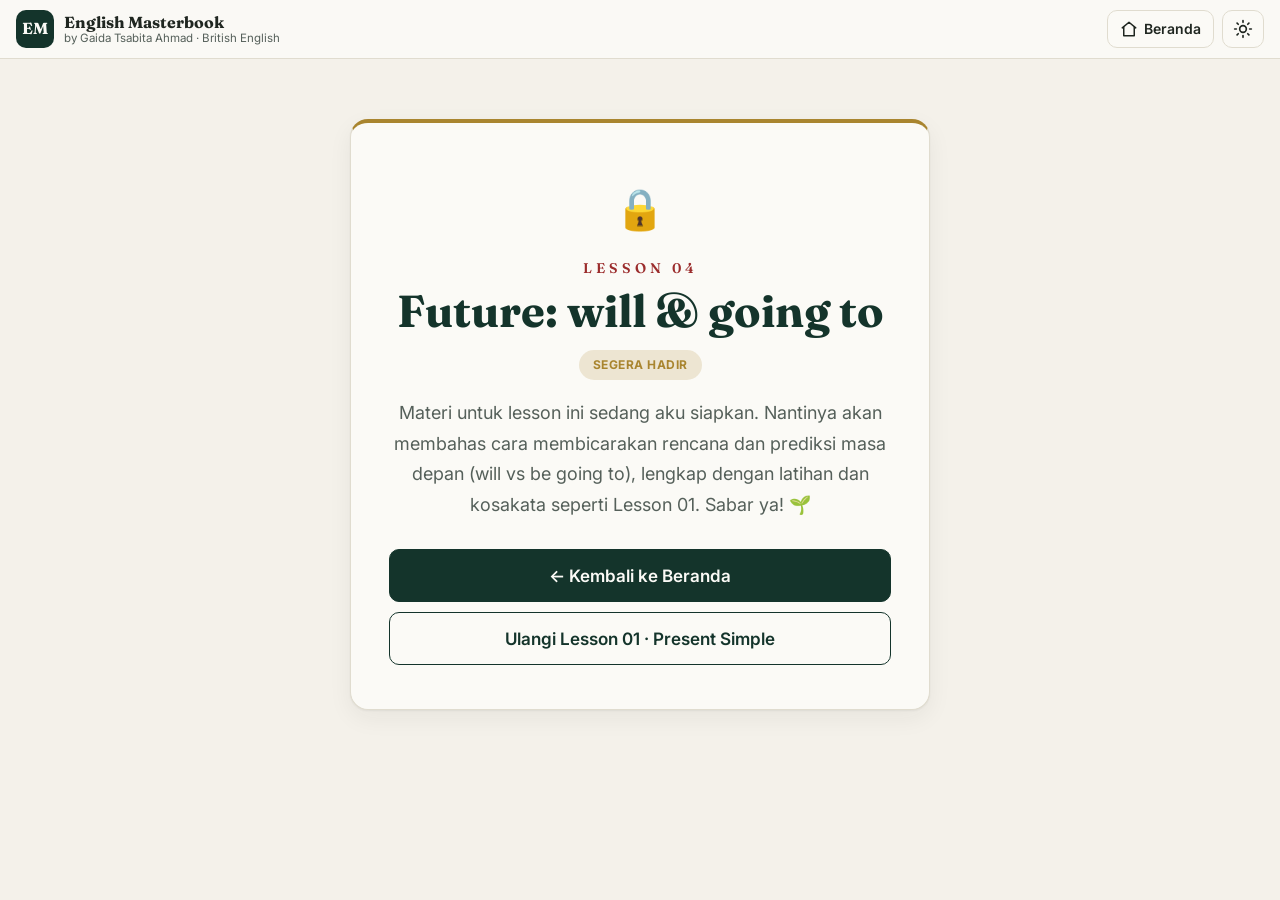
<file: lesson-04.html>
<!doctype html>
<html lang="id">
  <head>
    <meta charset="UTF-8" />
    <meta name="viewport" content="width=device-width, initial-scale=1.0" />
    <meta name="theme-color" content="#14342b" />
    <meta name="description" content="English Masterbook by Gaida Tsabita Ahmad — Lesson 04: Future (will & going to) (segera hadir)." />
    <title>Lesson 04 · Future · English Masterbook</title>
    <link rel="preconnect" href="https://fonts.googleapis.com" />
    <link rel="preconnect" href="https://fonts.gstatic.com" crossorigin />
    <link href="https://fonts.googleapis.com/css2?family=Fraunces:opsz,wght@9..144,400;9..144,500;9..144,600;9..144,700&family=Inter:wght@400;500;600;700&display=swap" rel="stylesheet" />
    <link rel="stylesheet" href="style.css" />
  </head>
  <body data-lesson="04">
    <header class="topbar">
      <a class="brand" href="index.html" aria-label="Beranda English Masterbook">
        <span class="brand-mark" aria-hidden="true">EM</span>
        <div class="brand-text">
          <strong>English Masterbook</strong>
          <span>by Gaida Tsabita Ahmad · British English</span>
        </div>
      </a>
      <div class="topbar-controls">
        <a class="icon-btn home-btn" href="index.html" aria-label="Kembali ke Beranda">
          <svg viewBox="0 0 24 24" width="18" height="18" fill="none" stroke="currentColor" stroke-width="2" stroke-linecap="round" stroke-linejoin="round">
            <path d="M3 10.5 12 3l9 7.5" />
            <path d="M5 9.5V21h14V9.5" />
          </svg>
          <span>Beranda</span>
        </a>
        <button class="icon-btn theme-btn" id="themeBtn" aria-label="Ganti mode terang/gelap">
          <svg class="ico-sun" viewBox="0 0 24 24" width="20" height="20" fill="none" stroke="currentColor" stroke-width="2" stroke-linecap="round">
            <circle cx="12" cy="12" r="4" />
            <line x1="12" y1="2" x2="12" y2="4" />
            <line x1="12" y1="20" x2="12" y2="22" />
            <line x1="4.9" y1="4.9" x2="6.3" y2="6.3" />
            <line x1="17.7" y1="17.7" x2="19.1" y2="19.1" />
            <line x1="2" y1="12" x2="4" y2="12" />
            <line x1="20" y1="12" x2="22" y2="12" />
            <line x1="4.9" y1="19.1" x2="6.3" y2="17.7" />
            <line x1="17.7" y1="6.3" x2="19.1" y2="4.9" />
          </svg>
          <svg class="ico-moon" viewBox="0 0 24 24" width="20" height="20" fill="none" stroke="currentColor" stroke-width="2" stroke-linecap="round" stroke-linejoin="round"><path d="M21 12.8A9 9 0 1 1 11.2 3a7 7 0 0 0 9.8 9.8z" /></svg>
        </button>
      </div>
    </header>

    <main class="soon-wrap">
      <div class="soon-card">
        <div class="soon-icon" aria-hidden="true">🔒</div>
        <p class="soon-lesson">Lesson 04</p>
        <h1 class="soon-title">Future: will &amp; going to</h1>
        <span class="soon-badge">Segera hadir</span>
        <p class="soon-desc">Materi untuk lesson ini sedang aku siapkan. Nantinya akan membahas cara membicarakan rencana dan prediksi masa depan (will vs be going to), lengkap dengan latihan dan kosakata seperti Lesson 01. Sabar ya! 🌱</p>
        <div class="soon-actions">
          <a class="btn" href="index.html">← Kembali ke Beranda</a>
          <a class="btn btn-outline" href="lesson-01.html">Ulangi Lesson 01 · Present Simple</a>
        </div>
      </div>
    </main>

    <script src="script.js"></script>
  </body>
</html>
</file>
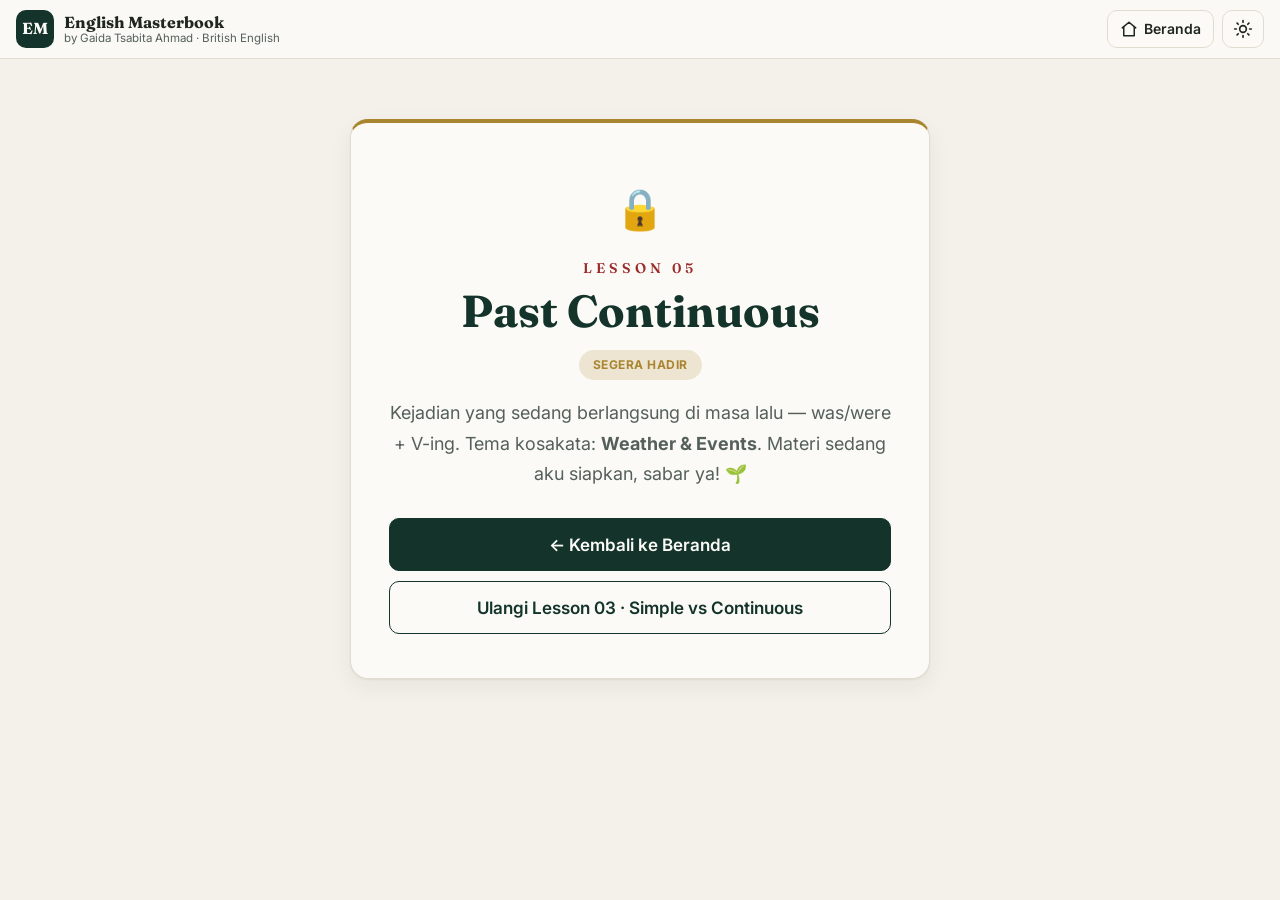
<file: lesson-05.html>
<!doctype html>
<html lang="id">
  <head>
    <meta charset="UTF-8" />
    <meta name="viewport" content="width=device-width, initial-scale=1.0" />
    <meta name="theme-color" content="#14342b" />
    <meta name="description" content="English Masterbook by Gaida Tsabita Ahmad — Lesson 05: Past Continuous (segera hadir)." />
    <title>Lesson 05 · Past Continuous · English Masterbook</title>
    <link rel="preconnect" href="https://fonts.googleapis.com" />
    <link rel="preconnect" href="https://fonts.gstatic.com" crossorigin />
    <link href="https://fonts.googleapis.com/css2?family=Fraunces:opsz,wght@9..144,400;9..144,500;9..144,600;9..144,700&family=Inter:wght@400;500;600;700&display=swap" rel="stylesheet" />
    <link rel="stylesheet" href="style.css" />
  </head>
  <body data-lesson="05">
    <header class="topbar">
      <a class="brand" href="index.html" aria-label="Beranda English Masterbook">
        <span class="brand-mark" aria-hidden="true">EM</span>
        <div class="brand-text">
          <strong>English Masterbook</strong>
          <span>by Gaida Tsabita Ahmad · British English</span>
        </div>
      </a>
      <div class="topbar-controls">
        <a class="icon-btn home-btn" href="index.html" aria-label="Kembali ke Beranda">
          <svg viewBox="0 0 24 24" width="18" height="18" fill="none" stroke="currentColor" stroke-width="2" stroke-linecap="round" stroke-linejoin="round">
            <path d="M3 10.5 12 3l9 7.5" />
            <path d="M5 9.5V21h14V9.5" />
          </svg>
          <span>Beranda</span>
        </a>
        <button class="icon-btn theme-btn" id="themeBtn" aria-label="Ganti mode terang/gelap">
          <svg class="ico-sun" viewBox="0 0 24 24" width="20" height="20" fill="none" stroke="currentColor" stroke-width="2" stroke-linecap="round">
            <circle cx="12" cy="12" r="4" />
            <line x1="12" y1="2" x2="12" y2="4" />
            <line x1="12" y1="20" x2="12" y2="22" />
            <line x1="4.9" y1="4.9" x2="6.3" y2="6.3" />
            <line x1="17.7" y1="17.7" x2="19.1" y2="19.1" />
            <line x1="2" y1="12" x2="4" y2="12" />
            <line x1="20" y1="12" x2="22" y2="12" />
            <line x1="4.9" y1="19.1" x2="6.3" y2="17.7" />
            <line x1="17.7" y1="6.3" x2="19.1" y2="4.9" />
          </svg>
          <svg class="ico-moon" viewBox="0 0 24 24" width="20" height="20" fill="none" stroke="currentColor" stroke-width="2" stroke-linecap="round" stroke-linejoin="round"><path d="M21 12.8A9 9 0 1 1 11.2 3a7 7 0 0 0 9.8 9.8z" /></svg>
        </button>
      </div>
    </header>

    <main class="soon-wrap">
      <div class="soon-card">
        <div class="soon-icon" aria-hidden="true">🔒</div>
        <p class="soon-lesson">Lesson 05</p>
        <h1 class="soon-title">Past Continuous</h1>
        <span class="soon-badge">Segera hadir</span>
        <p class="soon-desc">Kejadian yang sedang berlangsung di masa lalu — was/were + V-ing. Tema kosakata: <strong>Weather &amp; Events</strong>. Materi sedang aku siapkan, sabar ya! 🌱</p>
        <div class="soon-actions">
          <a class="btn" href="index.html">← Kembali ke Beranda</a>
          <a class="btn btn-outline" href="lesson-03.html">Ulangi Lesson 03 · Simple vs Continuous</a>
        </div>
      </div>
    </main>

    <script src="script.js"></script>
  </body>
</html>
</file>
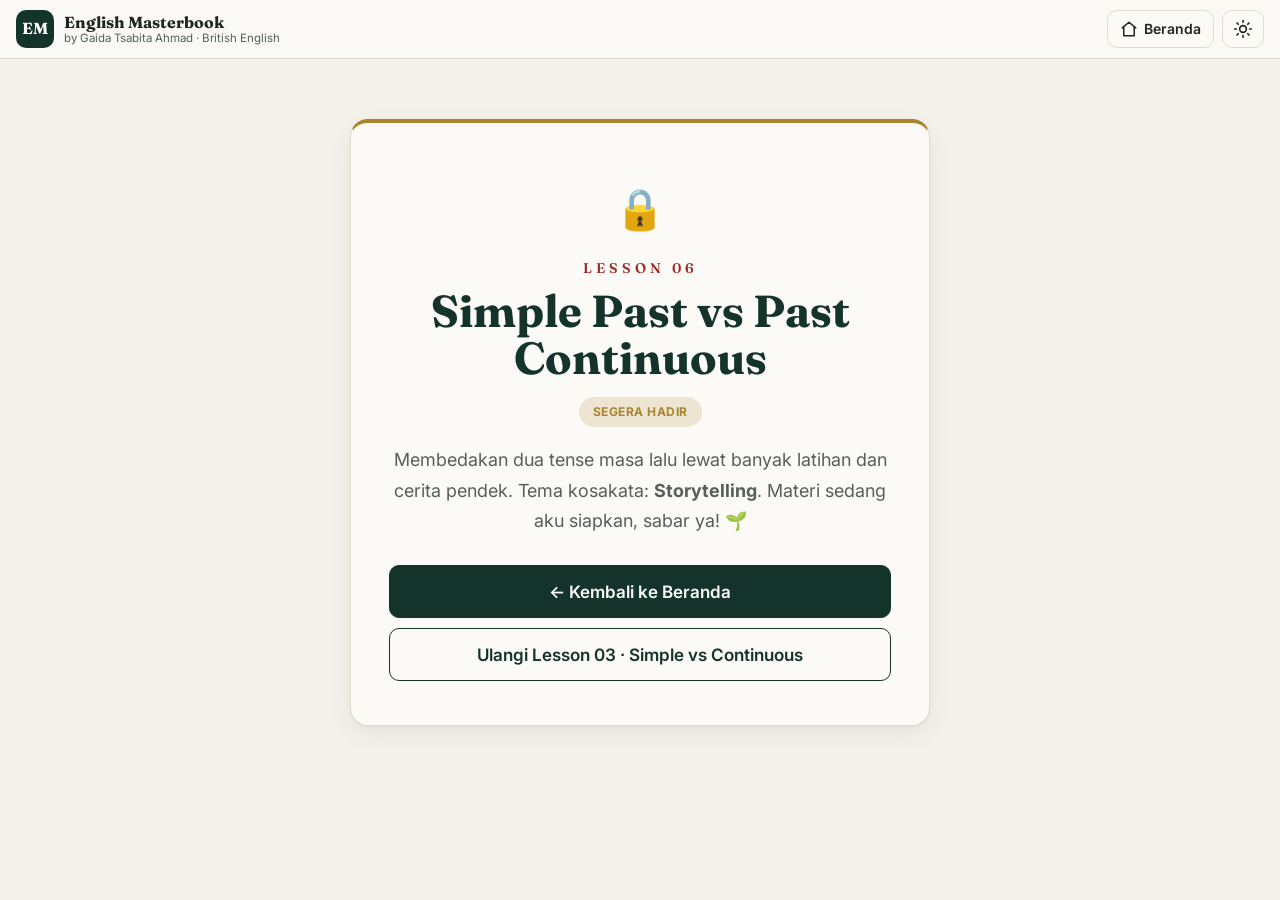
<file: lesson-06.html>
<!doctype html>
<html lang="id">
  <head>
    <meta charset="UTF-8" />
    <meta name="viewport" content="width=device-width, initial-scale=1.0" />
    <meta name="theme-color" content="#14342b" />
    <meta name="description" content="English Masterbook by Gaida Tsabita Ahmad — Lesson 06: Simple Past vs Past Continuous (segera hadir)." />
    <title>Lesson 06 · Simple Past vs Past Continuous · English Masterbook</title>
    <link rel="preconnect" href="https://fonts.googleapis.com" />
    <link rel="preconnect" href="https://fonts.gstatic.com" crossorigin />
    <link href="https://fonts.googleapis.com/css2?family=Fraunces:opsz,wght@9..144,400;9..144,500;9..144,600;9..144,700&family=Inter:wght@400;500;600;700&display=swap" rel="stylesheet" />
    <link rel="stylesheet" href="style.css" />
  </head>
  <body data-lesson="06">
    <header class="topbar">
      <a class="brand" href="index.html" aria-label="Beranda English Masterbook">
        <span class="brand-mark" aria-hidden="true">EM</span>
        <div class="brand-text">
          <strong>English Masterbook</strong>
          <span>by Gaida Tsabita Ahmad · British English</span>
        </div>
      </a>
      <div class="topbar-controls">
        <a class="icon-btn home-btn" href="index.html" aria-label="Kembali ke Beranda">
          <svg viewBox="0 0 24 24" width="18" height="18" fill="none" stroke="currentColor" stroke-width="2" stroke-linecap="round" stroke-linejoin="round">
            <path d="M3 10.5 12 3l9 7.5" />
            <path d="M5 9.5V21h14V9.5" />
          </svg>
          <span>Beranda</span>
        </a>
        <button class="icon-btn theme-btn" id="themeBtn" aria-label="Ganti mode terang/gelap">
          <svg class="ico-sun" viewBox="0 0 24 24" width="20" height="20" fill="none" stroke="currentColor" stroke-width="2" stroke-linecap="round">
            <circle cx="12" cy="12" r="4" />
            <line x1="12" y1="2" x2="12" y2="4" />
            <line x1="12" y1="20" x2="12" y2="22" />
            <line x1="4.9" y1="4.9" x2="6.3" y2="6.3" />
            <line x1="17.7" y1="17.7" x2="19.1" y2="19.1" />
            <line x1="2" y1="12" x2="4" y2="12" />
            <line x1="20" y1="12" x2="22" y2="12" />
            <line x1="4.9" y1="19.1" x2="6.3" y2="17.7" />
            <line x1="17.7" y1="6.3" x2="19.1" y2="4.9" />
          </svg>
          <svg class="ico-moon" viewBox="0 0 24 24" width="20" height="20" fill="none" stroke="currentColor" stroke-width="2" stroke-linecap="round" stroke-linejoin="round"><path d="M21 12.8A9 9 0 1 1 11.2 3a7 7 0 0 0 9.8 9.8z" /></svg>
        </button>
      </div>
    </header>

    <main class="soon-wrap">
      <div class="soon-card">
        <div class="soon-icon" aria-hidden="true">🔒</div>
        <p class="soon-lesson">Lesson 06</p>
        <h1 class="soon-title">Simple Past vs Past Continuous</h1>
        <span class="soon-badge">Segera hadir</span>
        <p class="soon-desc">Membedakan dua tense masa lalu lewat banyak latihan dan cerita pendek. Tema kosakata: <strong>Storytelling</strong>. Materi sedang aku siapkan, sabar ya! 🌱</p>
        <div class="soon-actions">
          <a class="btn" href="index.html">← Kembali ke Beranda</a>
          <a class="btn btn-outline" href="lesson-03.html">Ulangi Lesson 03 · Simple vs Continuous</a>
        </div>
      </div>
    </main>

    <script src="script.js"></script>
  </body>
</html>
</file>
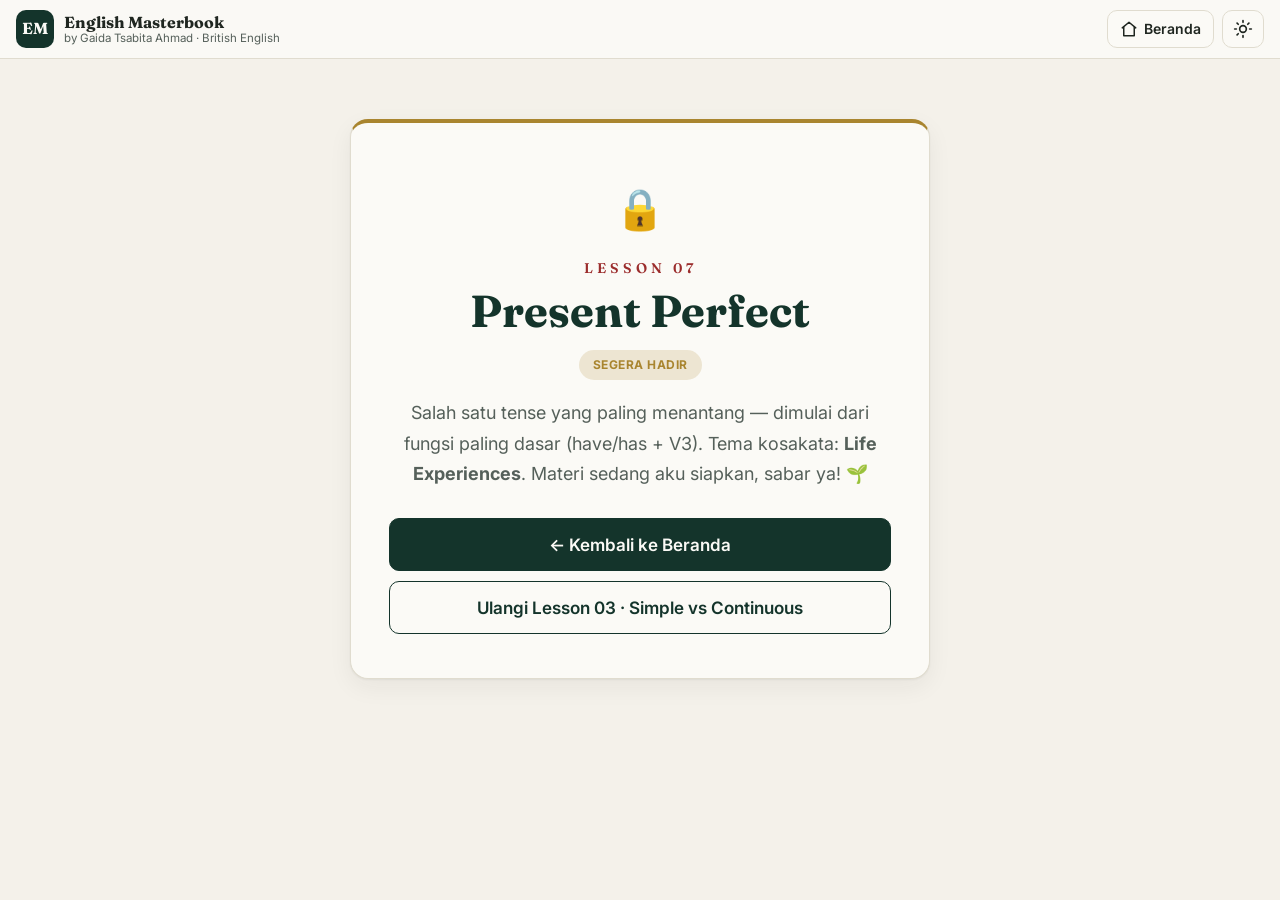
<file: lesson-07.html>
<!doctype html>
<html lang="id">
  <head>
    <meta charset="UTF-8" />
    <meta name="viewport" content="width=device-width, initial-scale=1.0" />
    <meta name="theme-color" content="#14342b" />
    <meta name="description" content="English Masterbook by Gaida Tsabita Ahmad — Lesson 07: Present Perfect (segera hadir)." />
    <title>Lesson 07 · Present Perfect · English Masterbook</title>
    <link rel="preconnect" href="https://fonts.googleapis.com" />
    <link rel="preconnect" href="https://fonts.gstatic.com" crossorigin />
    <link href="https://fonts.googleapis.com/css2?family=Fraunces:opsz,wght@9..144,400;9..144,500;9..144,600;9..144,700&family=Inter:wght@400;500;600;700&display=swap" rel="stylesheet" />
    <link rel="stylesheet" href="style.css" />
  </head>
  <body data-lesson="07">
    <header class="topbar">
      <a class="brand" href="index.html" aria-label="Beranda English Masterbook">
        <span class="brand-mark" aria-hidden="true">EM</span>
        <div class="brand-text">
          <strong>English Masterbook</strong>
          <span>by Gaida Tsabita Ahmad · British English</span>
        </div>
      </a>
      <div class="topbar-controls">
        <a class="icon-btn home-btn" href="index.html" aria-label="Kembali ke Beranda">
          <svg viewBox="0 0 24 24" width="18" height="18" fill="none" stroke="currentColor" stroke-width="2" stroke-linecap="round" stroke-linejoin="round">
            <path d="M3 10.5 12 3l9 7.5" />
            <path d="M5 9.5V21h14V9.5" />
          </svg>
          <span>Beranda</span>
        </a>
        <button class="icon-btn theme-btn" id="themeBtn" aria-label="Ganti mode terang/gelap">
          <svg class="ico-sun" viewBox="0 0 24 24" width="20" height="20" fill="none" stroke="currentColor" stroke-width="2" stroke-linecap="round">
            <circle cx="12" cy="12" r="4" />
            <line x1="12" y1="2" x2="12" y2="4" />
            <line x1="12" y1="20" x2="12" y2="22" />
            <line x1="4.9" y1="4.9" x2="6.3" y2="6.3" />
            <line x1="2" y1="12" x2="4" y2="12" />
            <line x1="20" y1="12" x2="22" y2="12" />
            <line x1="4.9" y1="19.1" x2="6.3" y2="17.7" />
            <line x1="17.7" y1="6.3" x2="19.1" y2="4.9" />
          </svg>
          <svg class="ico-moon" viewBox="0 0 24 24" width="20" height="20" fill="none" stroke="currentColor" stroke-width="2" stroke-linecap="round" stroke-linejoin="round"><path d="M21 12.8A9 9 0 1 1 11.2 3a7 7 0 0 0 9.8 9.8z" /></svg>
        </button>
      </div>
    </header>

    <main class="soon-wrap">
      <div class="soon-card">
        <div class="soon-icon" aria-hidden="true">🔒</div>
        <p class="soon-lesson">Lesson 07</p>
        <h1 class="soon-title">Present Perfect</h1>
        <span class="soon-badge">Segera hadir</span>
        <p class="soon-desc">Salah satu tense yang paling menantang — dimulai dari fungsi paling dasar (have/has + V3). Tema kosakata: <strong>Life Experiences</strong>. Materi sedang aku siapkan, sabar ya! 🌱</p>
        <div class="soon-actions">
          <a class="btn" href="index.html">← Kembali ke Beranda</a>
          <a class="btn btn-outline" href="lesson-03.html">Ulangi Lesson 03 · Simple vs Continuous</a>
        </div>
      </div>
    </main>

    <script src="script.js"></script>
  </body>
</html>
</file>
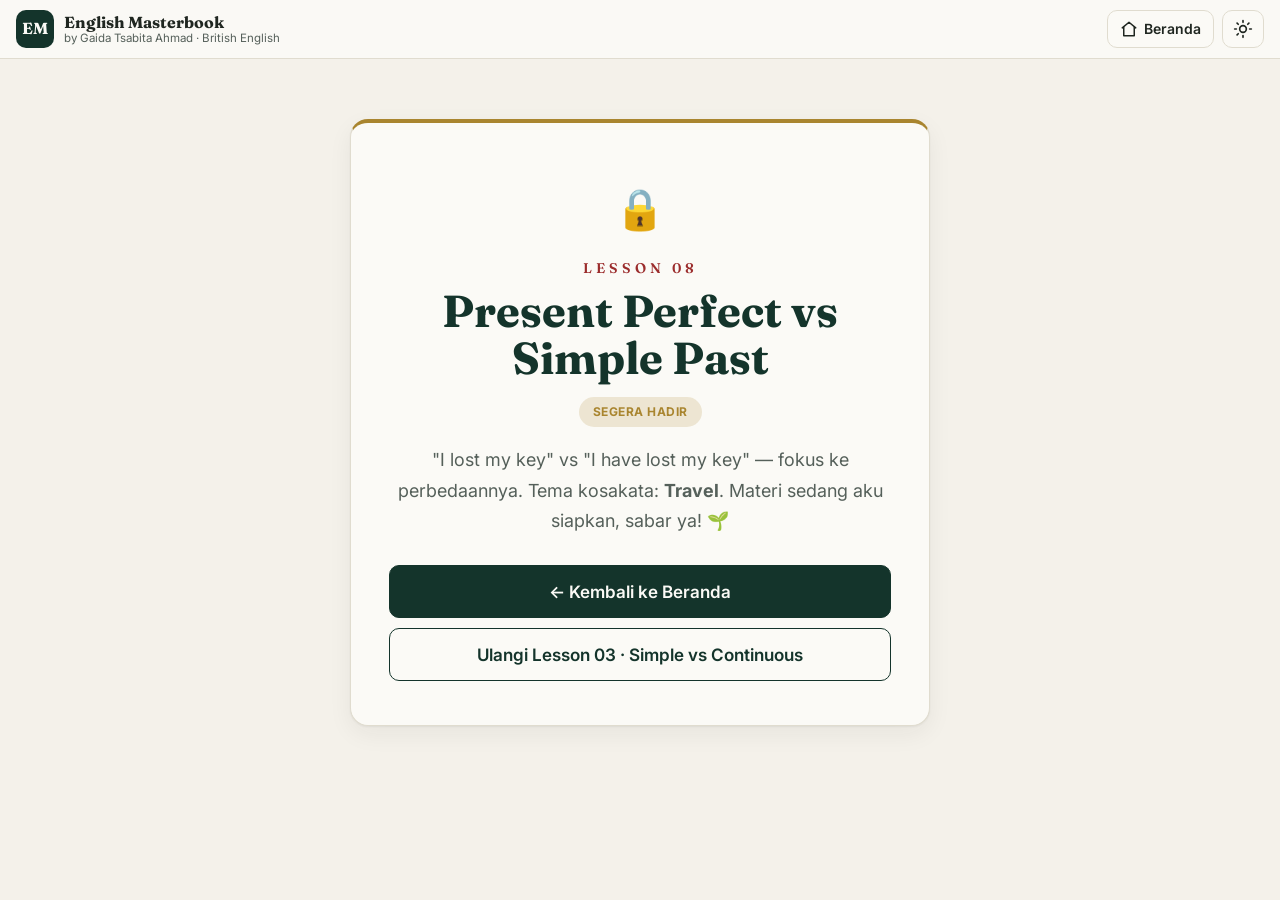
<file: lesson-08.html>
<!doctype html>
<html lang="id">
  <head>
    <meta charset="UTF-8" />
    <meta name="viewport" content="width=device-width, initial-scale=1.0" />
    <meta name="theme-color" content="#14342b" />
    <meta name="description" content="English Masterbook by Gaida Tsabita Ahmad — Lesson 08: Present Perfect vs Simple Past (segera hadir)." />
    <title>Lesson 08 · Present Perfect vs Simple Past · English Masterbook</title>
    <link rel="preconnect" href="https://fonts.googleapis.com" />
    <link rel="preconnect" href="https://fonts.gstatic.com" crossorigin />
    <link href="https://fonts.googleapis.com/css2?family=Fraunces:opsz,wght@9..144,400;9..144,500;9..144,600;9..144,700&family=Inter:wght@400;500;600;700&display=swap" rel="stylesheet" />
    <link rel="stylesheet" href="style.css" />
  </head>
  <body data-lesson="08">
    <header class="topbar">
      <a class="brand" href="index.html" aria-label="Beranda English Masterbook">
        <span class="brand-mark" aria-hidden="true">EM</span>
        <div class="brand-text">
          <strong>English Masterbook</strong>
          <span>by Gaida Tsabita Ahmad · British English</span>
        </div>
      </a>
      <div class="topbar-controls">
        <a class="icon-btn home-btn" href="index.html" aria-label="Kembali ke Beranda">
          <svg viewBox="0 0 24 24" width="18" height="18" fill="none" stroke="currentColor" stroke-width="2" stroke-linecap="round" stroke-linejoin="round">
            <path d="M3 10.5 12 3l9 7.5" />
            <path d="M5 9.5V21h14V9.5" />
          </svg>
          <span>Beranda</span>
        </a>
        <button class="icon-btn theme-btn" id="themeBtn" aria-label="Ganti mode terang/gelap">
          <svg class="ico-sun" viewBox="0 0 24 24" width="20" height="20" fill="none" stroke="currentColor" stroke-width="2" stroke-linecap="round">
            <circle cx="12" cy="12" r="4" />
            <line x1="12" y1="2" x2="12" y2="4" />
            <line x1="12" y1="20" x2="12" y2="22" />
            <line x1="4.9" y1="4.9" x2="6.3" y2="6.3" />
            <line x1="2" y1="12" x2="4" y2="12" />
            <line x1="20" y1="12" x2="22" y2="12" />
            <line x1="4.9" y1="19.1" x2="6.3" y2="17.7" />
            <line x1="17.7" y1="6.3" x2="19.1" y2="4.9" />
          </svg>
          <svg class="ico-moon" viewBox="0 0 24 24" width="20" height="20" fill="none" stroke="currentColor" stroke-width="2" stroke-linecap="round" stroke-linejoin="round"><path d="M21 12.8A9 9 0 1 1 11.2 3a7 7 0 0 0 9.8 9.8z" /></svg>
        </button>
      </div>
    </header>

    <main class="soon-wrap">
      <div class="soon-card">
        <div class="soon-icon" aria-hidden="true">🔒</div>
        <p class="soon-lesson">Lesson 08</p>
        <h1 class="soon-title">Present Perfect vs Simple Past</h1>
        <span class="soon-badge">Segera hadir</span>
        <p class="soon-desc">"I lost my key" vs "I have lost my key" — fokus ke perbedaannya. Tema kosakata: <strong>Travel</strong>. Materi sedang aku siapkan, sabar ya! 🌱</p>
        <div class="soon-actions">
          <a class="btn" href="index.html">← Kembali ke Beranda</a>
          <a class="btn btn-outline" href="lesson-03.html">Ulangi Lesson 03 · Simple vs Continuous</a>
        </div>
      </div>
    </main>

    <script src="script.js"></script>
  </body>
</html>
</file>
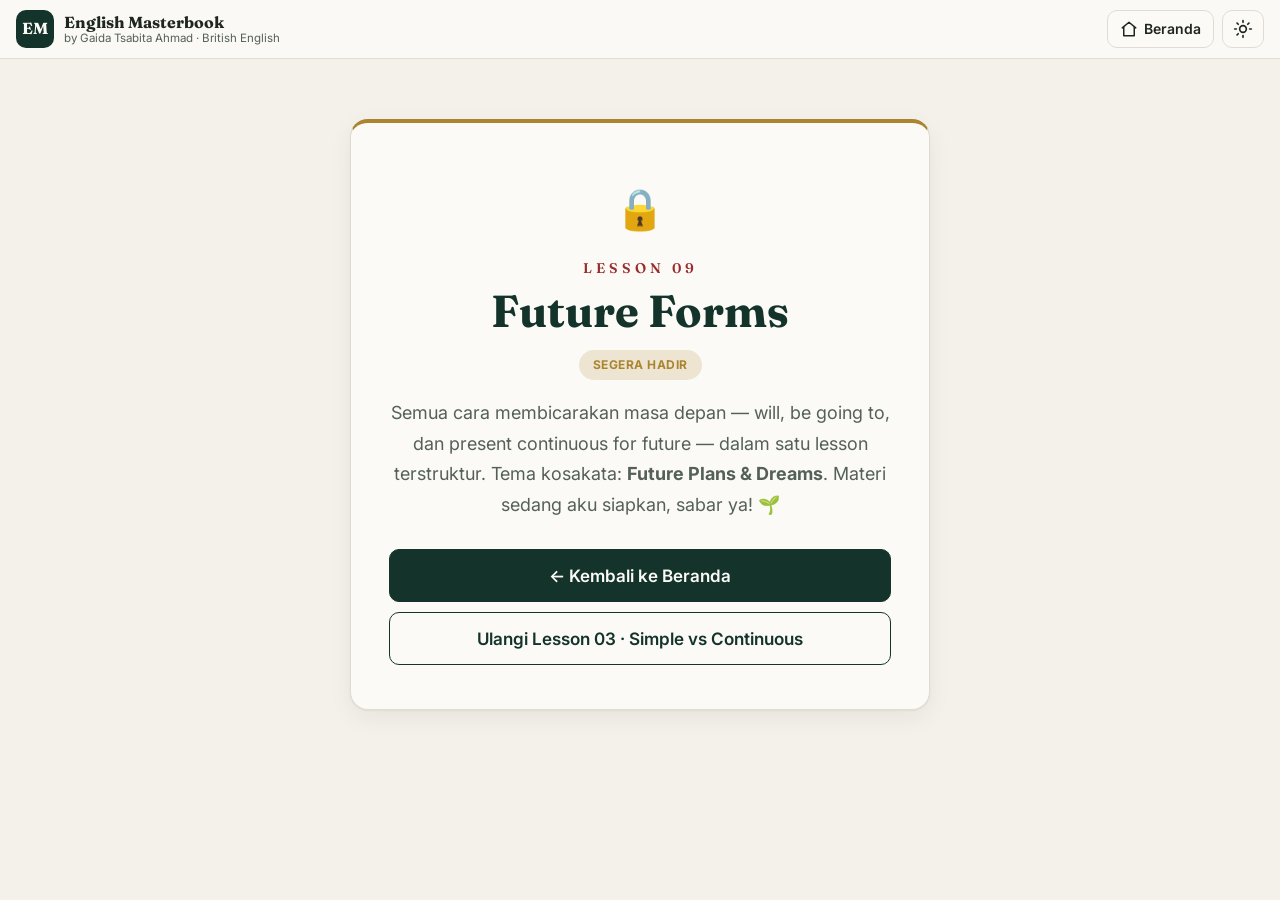
<file: lesson-09.html>
<!doctype html>
<html lang="id">
  <head>
    <meta charset="UTF-8" />
    <meta name="viewport" content="width=device-width, initial-scale=1.0" />
    <meta name="theme-color" content="#14342b" />
    <meta name="description" content="English Masterbook by Gaida Tsabita Ahmad — Lesson 09: Future Forms (segera hadir)." />
    <title>Lesson 09 · Future Forms · English Masterbook</title>
    <link rel="preconnect" href="https://fonts.googleapis.com" />
    <link rel="preconnect" href="https://fonts.gstatic.com" crossorigin />
    <link href="https://fonts.googleapis.com/css2?family=Fraunces:opsz,wght@9..144,400;9..144,500;9..144,600;9..144,700&family=Inter:wght@400;500;600;700&display=swap" rel="stylesheet" />
    <link rel="stylesheet" href="style.css" />
  </head>
  <body data-lesson="09">
    <header class="topbar">
      <a class="brand" href="index.html" aria-label="Beranda English Masterbook">
        <span class="brand-mark" aria-hidden="true">EM</span>
        <div class="brand-text">
          <strong>English Masterbook</strong>
          <span>by Gaida Tsabita Ahmad · British English</span>
        </div>
      </a>
      <div class="topbar-controls">
        <a class="icon-btn home-btn" href="index.html" aria-label="Kembali ke Beranda">
          <svg viewBox="0 0 24 24" width="18" height="18" fill="none" stroke="currentColor" stroke-width="2" stroke-linecap="round" stroke-linejoin="round">
            <path d="M3 10.5 12 3l9 7.5" />
            <path d="M5 9.5V21h14V9.5" />
          </svg>
          <span>Beranda</span>
        </a>
        <button class="icon-btn theme-btn" id="themeBtn" aria-label="Ganti mode terang/gelap">
          <svg class="ico-sun" viewBox="0 0 24 24" width="20" height="20" fill="none" stroke="currentColor" stroke-width="2" stroke-linecap="round">
            <circle cx="12" cy="12" r="4" />
            <line x1="12" y1="2" x2="12" y2="4" />
            <line x1="12" y1="20" x2="12" y2="22" />
            <line x1="4.9" y1="4.9" x2="6.3" y2="6.3" />
            <line x1="2" y1="12" x2="4" y2="12" />
            <line x1="20" y1="12" x2="22" y2="12" />
            <line x1="4.9" y1="19.1" x2="6.3" y2="17.7" />
            <line x1="17.7" y1="6.3" x2="19.1" y2="4.9" />
          </svg>
          <svg class="ico-moon" viewBox="0 0 24 24" width="20" height="20" fill="none" stroke="currentColor" stroke-width="2" stroke-linecap="round" stroke-linejoin="round"><path d="M21 12.8A9 9 0 1 1 11.2 3a7 7 0 0 0 9.8 9.8z" /></svg>
        </button>
      </div>
    </header>

    <main class="soon-wrap">
      <div class="soon-card">
        <div class="soon-icon" aria-hidden="true">🔒</div>
        <p class="soon-lesson">Lesson 09</p>
        <h1 class="soon-title">Future Forms</h1>
        <span class="soon-badge">Segera hadir</span>
        <p class="soon-desc">Semua cara membicarakan masa depan — will, be going to, dan present continuous for future — dalam satu lesson terstruktur. Tema kosakata: <strong>Future Plans &amp; Dreams</strong>. Materi sedang aku siapkan, sabar ya! 🌱</p>
        <div class="soon-actions">
          <a class="btn" href="index.html">← Kembali ke Beranda</a>
          <a class="btn btn-outline" href="lesson-03.html">Ulangi Lesson 03 · Simple vs Continuous</a>
        </div>
      </div>
    </main>

    <script src="script.js"></script>
  </body>
</html>
</file>
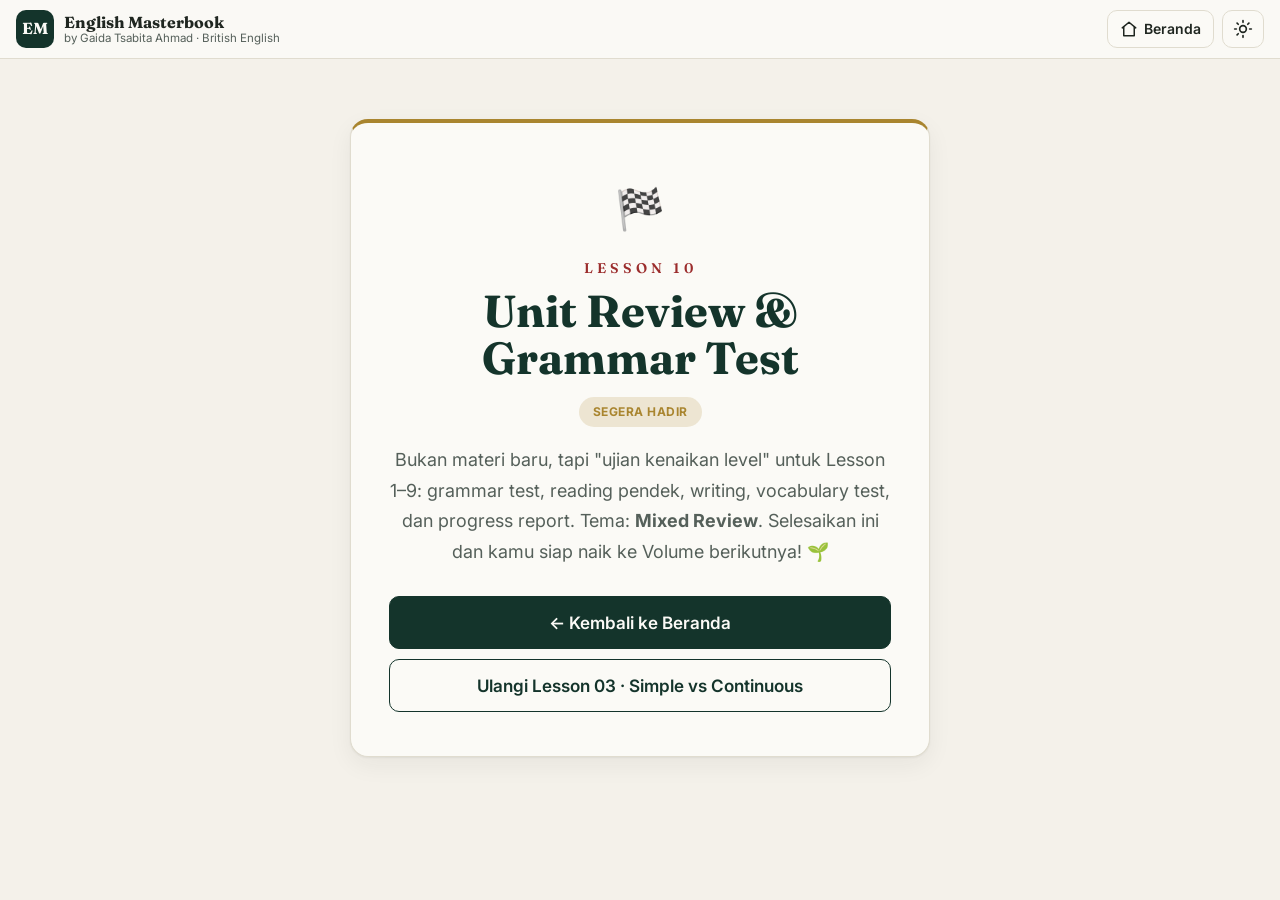
<file: lesson-10.html>
<!doctype html>
<html lang="id">
  <head>
    <meta charset="UTF-8" />
    <meta name="viewport" content="width=device-width, initial-scale=1.0" />
    <meta name="theme-color" content="#14342b" />
    <meta name="description" content="English Masterbook by Gaida Tsabita Ahmad — Lesson 10: Unit Review & Grammar Test (segera hadir)." />
    <title>Lesson 10 · Unit Review &amp; Grammar Test · English Masterbook</title>
    <link rel="preconnect" href="https://fonts.googleapis.com" />
    <link rel="preconnect" href="https://fonts.gstatic.com" crossorigin />
    <link href="https://fonts.googleapis.com/css2?family=Fraunces:opsz,wght@9..144,400;9..144,500;9..144,600;9..144,700&family=Inter:wght@400;500;600;700&display=swap" rel="stylesheet" />
    <link rel="stylesheet" href="style.css" />
  </head>
  <body data-lesson="10">
    <header class="topbar">
      <a class="brand" href="index.html" aria-label="Beranda English Masterbook">
        <span class="brand-mark" aria-hidden="true">EM</span>
        <div class="brand-text">
          <strong>English Masterbook</strong>
          <span>by Gaida Tsabita Ahmad · British English</span>
        </div>
      </a>
      <div class="topbar-controls">
        <a class="icon-btn home-btn" href="index.html" aria-label="Kembali ke Beranda">
          <svg viewBox="0 0 24 24" width="18" height="18" fill="none" stroke="currentColor" stroke-width="2" stroke-linecap="round" stroke-linejoin="round">
            <path d="M3 10.5 12 3l9 7.5" />
            <path d="M5 9.5V21h14V9.5" />
          </svg>
          <span>Beranda</span>
        </a>
        <button class="icon-btn theme-btn" id="themeBtn" aria-label="Ganti mode terang/gelap">
          <svg class="ico-sun" viewBox="0 0 24 24" width="20" height="20" fill="none" stroke="currentColor" stroke-width="2" stroke-linecap="round">
            <circle cx="12" cy="12" r="4" />
            <line x1="12" y1="2" x2="12" y2="4" />
            <line x1="12" y1="20" x2="12" y2="22" />
            <line x1="4.9" y1="4.9" x2="6.3" y2="6.3" />
            <line x1="2" y1="12" x2="4" y2="12" />
            <line x1="20" y1="12" x2="22" y2="12" />
            <line x1="4.9" y1="19.1" x2="6.3" y2="17.7" />
            <line x1="17.7" y1="6.3" x2="19.1" y2="4.9" />
          </svg>
          <svg class="ico-moon" viewBox="0 0 24 24" width="20" height="20" fill="none" stroke="currentColor" stroke-width="2" stroke-linecap="round" stroke-linejoin="round"><path d="M21 12.8A9 9 0 1 1 11.2 3a7 7 0 0 0 9.8 9.8z" /></svg>
        </button>
      </div>
    </header>

    <main class="soon-wrap">
      <div class="soon-card">
        <div class="soon-icon" aria-hidden="true">🏁</div>
        <p class="soon-lesson">Lesson 10</p>
        <h1 class="soon-title">Unit Review &amp; Grammar Test</h1>
        <span class="soon-badge">Segera hadir</span>
        <p class="soon-desc">Bukan materi baru, tapi "ujian kenaikan level" untuk Lesson 1–9: grammar test, reading pendek, writing, vocabulary test, dan progress report. Tema: <strong>Mixed Review</strong>. Selesaikan ini dan kamu siap naik ke Volume berikutnya! 🌱</p>
        <div class="soon-actions">
          <a class="btn" href="index.html">← Kembali ke Beranda</a>
          <a class="btn btn-outline" href="lesson-03.html">Ulangi Lesson 03 · Simple vs Continuous</a>
        </div>
      </div>
    </main>

    <script src="script.js"></script>
  </body>
</html>
</file>
<file: style.css>
/* ============================================================
   English Masterbook by Gaida Tsabita Ahmad — British English (BrE)
   Theme: refined editorial "online book"
   ============================================================ */

:root {
  /* Light (paper) theme */
  --bg: #f4f1ea;
  --paper: #fbfaf6;
  --ink: #1f2620;
  --ink-soft: #55605a;
  --line: #e0dccf;
  --primary: #14342b; /* British racing green */
  --primary-soft: #e4ede8;
  --accent: #9b2c2c; /* deep British red */
  --accent-soft: #f4e3e1;
  --gold: #a9852f;
  --shadow: 0 1px 2px rgba(31, 38, 32, 0.06), 0 8px 24px rgba(31, 38, 32, 0.06);
  --radius: 14px;
}

html[data-theme='dark'] {
  --bg: #121512;
  --paper: #1b201c;
  --ink: #e9e7df;
  --ink-soft: #a1aaa0;
  --line: #2c332d;
  --primary: #7cc4a8;
  --primary-soft: #1e2a24;
  --accent: #e08a86;
  --accent-soft: #2c211f;
  --gold: #d1a94f;
  --shadow: 0 1px 2px rgba(0, 0, 0, 0.3), 0 8px 24px rgba(0, 0, 0, 0.35);
}

* {
  box-sizing: border-box;
}

html {
  background: var(--bg);
  scroll-behavior: smooth;
  scroll-padding-top: 84px;
  -webkit-text-size-adjust: 100%;
}

body {
  margin: 0;
  background: var(--bg);
  color: var(--ink);
  font-family:
    'Inter',
    system-ui,
    -apple-system,
    sans-serif;
  font-size: var(--reader-size, 18px);
  line-height: 1.7;
  transition:
    background 0.3s,
    color 0.3s;
}

/* ---------- Progress bar ---------- */
.progress-bar {
  position: fixed;
  top: 0;
  left: 0;
  height: 3px;
  width: 0%;
  background: var(--accent);
  z-index: 60;
  transition: width 0.1s linear;
}

/* ---------- Top bar ---------- */
.topbar {
  position: sticky;
  top: 0;
  z-index: 50;
  display: flex;
  align-items: center;
  gap: 12px;
  padding: 10px 16px;
  background: color-mix(in srgb, var(--paper) 88%, transparent);
  backdrop-filter: blur(10px);
  border-bottom: 1px solid var(--line);
}

.brand {
  display: flex;
  align-items: center;
  gap: 10px;
  min-width: 0;
  text-decoration: none;
  color: inherit;
}
.brand-mark {
  display: grid;
  place-items: center;
  width: 38px;
  height: 38px;
  border-radius: 10px;
  background: var(--primary);
  color: #fbfaf6;
  font-family: 'Fraunces', serif;
  font-weight: 700;
  font-size: 16px;
  letter-spacing: 0.5px;
}
.brand-text {
  display: flex;
  flex-direction: column;
  line-height: 1.2;
  min-width: 0;
}
.brand-text strong {
  font-family: 'Fraunces', serif;
  font-size: 16px;
  white-space: nowrap;
}
.brand-text span {
  font-size: 11.5px;
  color: var(--ink-soft);
  white-space: nowrap;
  overflow: hidden;
  text-overflow: ellipsis;
}

.topbar-controls {
  margin-left: auto;
  display: flex;
  align-items: center;
  gap: 8px;
}
.text-size {
  display: flex;
  gap: 4px;
}

.icon-btn {
  display: inline-grid;
  place-items: center;
  min-width: 38px;
  height: 38px;
  padding: 0 10px;
  border: 1px solid var(--line);
  background: var(--paper);
  color: var(--ink);
  border-radius: 10px;
  cursor: pointer;
  font: inherit;
  font-size: 14px;
  font-weight: 600;
  text-decoration: none;
  transition:
    background 0.2s,
    border-color 0.2s,
    transform 0.1s;
}
.icon-btn:hover {
  border-color: var(--primary);
}
.icon-btn:active {
  transform: scale(0.95);
}
.menu-btn {
  display: none;
}

/* Home button in topbar */
.home-btn {
  display: inline-flex;
  align-items: center;
  gap: 6px;
  padding: 0 12px;
}
.home-btn svg {
  flex: none;
}

.theme-btn .ico-moon {
  display: none;
}
html[data-theme='dark'] .theme-btn .ico-sun {
  display: none;
}
html[data-theme='dark'] .theme-btn .ico-moon {
  display: block;
}

/* ---------- In-app browser warning banner ---------- */
.inapp-banner {
  position: sticky;
  top: 59px;
  z-index: 49;
  display: flex;
  align-items: flex-start;
  gap: 10px;
  padding: 12px 16px;
  background: var(--accent-soft);
  border-bottom: 1px solid color-mix(in srgb, var(--accent) 30%, var(--line));
}
.inapp-banner-icon {
  flex: none;
  font-size: 18px;
  line-height: 1.4;
}
.inapp-banner-text {
  flex: 1;
  margin: 0;
  font-size: 13.5px;
  line-height: 1.5;
  color: var(--ink);
}
.inapp-banner-text strong {
  color: var(--accent);
}
.inapp-banner-close {
  flex: none;
  border: none;
  background: transparent;
  color: var(--ink-soft);
  font-size: 15px;
  line-height: 1;
  cursor: pointer;
  padding: 4px 6px;
  border-radius: 6px;
}
.inapp-banner-close:hover {
  background: color-mix(in srgb, var(--accent) 12%, transparent);
  color: var(--accent);
}

/* ---------- Layout ---------- */
.layout {
  display: grid;
  grid-template-columns: 264px minmax(0, 1fr);
  max-width: 1180px;
  margin: 0 auto;
}

/* ---------- Sidebar ---------- */
.sidebar {
  position: sticky;
  top: 59px;
  align-self: start;
  height: calc(100vh - 59px);
  padding: 24px 8px 24px 20px;
  overflow-y: auto;
}
.sidebar-title {
  font-family: 'Fraunces', serif;
  font-size: 13px;
  text-transform: uppercase;
  letter-spacing: 1.5px;
  color: var(--ink-soft);
  margin: 0 0 12px 12px;
}
.toc {
  display: flex;
  flex-direction: column;
  gap: 2px;
}
.toc-link {
  display: block;
  padding: 7px 12px;
  border-radius: 8px;
  border-left: 2px solid transparent;
  color: var(--ink-soft);
  text-decoration: none;
  font-size: 14px;
  transition:
    background 0.15s,
    color 0.15s,
    border-color 0.15s;
}
.toc-link:hover {
  background: var(--primary-soft);
  color: var(--ink);
}
.toc-link.active {
  color: var(--primary);
  background: var(--primary-soft);
  border-left-color: var(--primary);
  font-weight: 600;
}
.toc-home {
  margin-bottom: 10px;
  padding-bottom: 12px;
  border-bottom: 1px dashed var(--line);
  font-weight: 600;
  color: var(--primary);
}

.sidebar-progress {
  margin: 20px 12px 0;
}
.sp-track {
  height: 6px;
  background: var(--line);
  border-radius: 99px;
  overflow: hidden;
}
.sp-fill {
  height: 100%;
  width: 0%;
  background: var(--primary);
  border-radius: 99px;
  transition: width 0.2s;
}
.sidebar-progress span {
  display: block;
  margin-top: 8px;
  font-size: 12px;
  color: var(--ink-soft);
}

.overlay {
  position: fixed;
  inset: 0;
  background: rgba(0, 0, 0, 0.4);
  z-index: 44;
}

/* ---------- Content / Book ---------- */
.content {
  padding: 0 20px;
}
.book {
  max-width: 720px;
  margin: 0 auto;
  padding: 8px 0 80px;
}

.chapter {
  background: var(--paper);
  border: 1px solid var(--line);
  border-radius: var(--radius);
  padding: 28px 30px;
  margin: 22px 0;
  box-shadow: var(--shadow);
}

.chapter-title {
  font-family: 'Fraunces', serif;
  font-weight: 600;
  font-size: clamp(1.4rem, 4vw, 1.9rem);
  line-height: 1.25;
  margin: 0 0 16px;
  color: var(--primary);
  text-wrap: balance;
  display: flex;
  align-items: center;
  gap: 10px;
}
.chapter-emoji {
  font-size: 0.9em;
}

.sub-title {
  font-family: 'Fraunces', serif;
  font-size: 1.15rem;
  margin: 26px 0 10px;
  display: flex;
  align-items: center;
  gap: 10px;
}
.sub-title.positive {
  color: var(--primary);
}
.sub-title.negative {
  color: var(--accent);
}
.sub-title.question {
  color: var(--gold);
}

p {
  margin: 0 0 14px;
}
.lead {
  font-size: 1.05em;
}
.muted {
  color: var(--ink-soft);
  font-size: 0.92em;
}

/* Cover */
.cover {
  text-align: center;
  padding: 56px 30px 52px;
  background: radial-gradient(120% 90% at 50% 0%, var(--primary-soft), transparent 70%), var(--paper);
  border: 1px solid var(--line);
  border-radius: var(--radius);
  margin-top: 26px;
  box-shadow: var(--shadow);
}
.cover-vol {
  text-transform: uppercase;
  letter-spacing: 3px;
  font-size: 12px;
  color: var(--ink-soft);
  margin-bottom: 18px;
}
.cover-lesson {
  font-family: 'Fraunces', serif;
  letter-spacing: 4px;
  text-transform: uppercase;
  color: var(--accent);
  font-weight: 600;
  margin-bottom: 6px;
}
.cover-title {
  font-family: 'Fraunces', serif;
  font-weight: 700;
  font-size: clamp(2.4rem, 9vw, 3.6rem);
  line-height: 1;
  margin: 0 0 14px;
  color: var(--primary);
}
.cover-sub {
  color: var(--ink-soft);
  margin-bottom: 22px;
}
.cover-flag {
  display: inline-flex;
  align-items: center;
  gap: 8px;
  border: 1px solid var(--line);
  padding: 7px 16px;
  border-radius: 99px;
  font-size: 14px;
}
.cover-flag .flag {
  font-size: 18px;
}

/* Lists */
.check-list {
  list-style: none;
  padding: 0;
  margin: 0;
}
.check-list li {
  position: relative;
  padding-left: 30px;
  margin-bottom: 12px;
}
.check-list li::before {
  content: '✓';
  position: absolute;
  left: 0;
  top: 0;
  width: 20px;
  height: 20px;
  display: grid;
  place-items: center;
  background: var(--primary-soft);
  color: var(--primary);
  border-radius: 50%;
  font-size: 12px;
  font-weight: 700;
}

/* Function grid */
.fn-grid {
  display: grid;
  grid-template-columns: repeat(2, 1fr);
  gap: 14px;
  margin-top: 18px;
}
.fn-card {
  border: 1px solid var(--line);
  border-radius: 12px;
  padding: 16px;
  background: var(--bg);
}
.fn-tag {
  display: inline-block;
  font-family: 'Fraunces', serif;
  font-size: 12px;
  font-weight: 600;
  letter-spacing: 0.5px;
  color: var(--accent);
  text-transform: uppercase;
  margin-bottom: 8px;
}
.fn-desc {
  font-size: 0.92em;
  color: var(--ink-soft);
  margin-bottom: 10px;
}

/* Example sentences */
.example {
  font-family: 'Fraunces', serif;
  font-size: 1.08em;
  font-style: italic;
  color: var(--ink);
  margin: 0 0 2px;
  display: flex;
  align-items: center;
  gap: 8px;
  flex-wrap: wrap;
}
.example::before {
  content: '›';
  color: var(--accent);
  font-style: normal;
  font-weight: 700;
}
.translate {
  font-size: 0.88em;
  color: var(--ink-soft);
  margin: 0 0 12px;
  padding-left: 16px;
}

.say-btn {
  border: 1px solid var(--line);
  background: var(--paper);
  border-radius: 8px;
  cursor: pointer;
  font-size: 13px;
  line-height: 1;
  padding: 5px 7px;
  transition:
    background 0.15s,
    transform 0.1s;
}
.say-btn:hover {
  background: var(--primary-soft);
}
.say-btn:active {
  transform: scale(0.9);
}
.say-btn.speaking {
  background: var(--accent-soft);
  animation: pulse 0.8s ease-in-out infinite;
}
@keyframes pulse {
  50% {
    transform: scale(1.12);
  }
}

/* Tables */
.table-wrap {
  overflow-x: auto;
  margin: 12px 0 16px;
  border-radius: 12px;
  border: 1px solid var(--line);
}
table {
  width: 100%;
  border-collapse: collapse;
  font-size: 0.95em;
}
th,
td {
  padding: 11px 14px;
  text-align: left;
  border-bottom: 1px solid var(--line);
  vertical-align: top;
}
tr:last-child th,
tr:last-child td {
  border-bottom: none;
}
thead th {
  background: var(--primary-soft);
  color: var(--primary);
  font-family: 'Fraunces', serif;
}
tbody th {
  background: color-mix(in srgb, var(--primary-soft) 60%, transparent);
  width: 38%;
  font-weight: 600;
}
code {
  font-family: ui-monospace, 'SF Mono', Menlo, monospace;
  background: var(--bg);
  padding: 2px 6px;
  border-radius: 6px;
  font-size: 0.9em;
}

/* Signal scale */
.signal-scale {
  display: flex;
  flex-direction: column;
  gap: 8px;
  margin: 6px 0 14px;
}
.sig {
  position: relative;
  padding: 9px 14px;
  border-radius: 8px;
  background: var(--bg);
  border: 1px solid var(--line);
  font-weight: 500;
  overflow: hidden;
}
.sig::before {
  content: '';
  position: absolute;
  inset: 0;
  width: var(--p);
  background: var(--primary-soft);
  z-index: -1;
}
.sig b,
.sig {
  position: relative;
  z-index: 1;
}
.sig b {
  color: var(--primary);
  margin-left: 6px;
}

/* Callout */
.callout {
  border-left: 3px solid var(--primary);
  background: var(--primary-soft);
  padding: 16px 18px;
  border-radius: 0 12px 12px 0;
  margin: 8px 0;
}
.callout p:last-child {
  margin-bottom: 0;
}
.callout-accent {
  border-left-color: var(--accent);
  background: var(--accent-soft);
}

/* Mistakes */
.mistake-list {
  list-style: none;
  padding: 0;
  margin: 0;
}
.mistake-list li {
  padding: 12px 14px;
  border: 1px solid var(--line);
  border-radius: 10px;
  margin-bottom: 10px;
  background: var(--bg);
}
.wrong {
  color: var(--accent);
  text-decoration: line-through;
  font-weight: 600;
}
.right {
  color: var(--primary);
  font-weight: 600;
}
.arrow {
  color: var(--ink-soft);
  margin: 0 4px;
}
.mistake-list small {
  color: var(--ink-soft);
}

/* Vocabulary */
.vocab-grid {
  display: grid;
  grid-template-columns: repeat(2, 1fr);
  gap: 12px;
  margin-top: 16px;
}
.vocab-card {
  border: 1px solid var(--line);
  border-radius: 12px;
  padding: 14px 16px;
  background: var(--bg);
  display: flex;
  flex-direction: column;
  gap: 3px;
}
.vocab-head {
  display: flex;
  align-items: center;
  justify-content: space-between;
  gap: 8px;
}
.vocab-word {
  font-family: 'Fraunces', serif;
  font-weight: 600;
  font-size: 1.05em;
}
.vocab-ipa {
  color: var(--accent);
  font-size: 0.92em;
}
.vocab-read {
  color: var(--ink-soft);
  font-size: 0.88em;
}
.vocab-mean {
  font-size: 0.92em;
}

/* Level badges */
.level-badge {
  font-family: 'Inter', sans-serif;
  font-size: 11px;
  font-weight: 700;
  letter-spacing: 0.5px;
  text-transform: uppercase;
  padding: 3px 9px;
  border-radius: 99px;
}
.level-badge.easy {
  background: var(--primary-soft);
  color: var(--primary);
}
.level-badge.medium {
  background: #f2ead2;
  color: var(--gold);
}
.level-badge.hard {
  background: var(--accent-soft);
  color: var(--accent);
}

/* Exercises */
.ex-list {
  padding-left: 22px;
}
.ex-list li {
  margin-bottom: 14px;
}
.ex-input {
  font: inherit;
  font-size: 0.95em;
  padding: 5px 9px;
  border: 1px solid var(--line);
  border-bottom: 2px solid var(--primary);
  border-radius: 6px;
  background: var(--paper);
  color: var(--ink);
  margin: 0 2px;
}
.ex-input.wide {
  display: block;
  width: 100%;
  margin-top: 8px;
}
.ex-input:focus {
  outline: 2px solid var(--primary-soft);
  border-bottom-color: var(--accent);
}
.ex-input.correct {
  border-color: var(--primary);
  background: var(--primary-soft);
}
.ex-input.incorrect {
  border-color: var(--accent);
  background: var(--accent-soft);
}
.ex-free {
  display: block;
  width: 100%;
  margin-top: 8px;
  font: inherit;
  padding: 10px 12px;
  border: 1px solid var(--line);
  border-radius: 10px;
  background: var(--paper);
  color: var(--ink);
  resize: vertical;
}

.ex-actions {
  display: flex;
  align-items: center;
  gap: 12px;
  flex-wrap: wrap;
  margin-top: 20px;
}
.score {
  font-weight: 600;
  font-family: 'Fraunces', serif;
}

.btn {
  font: inherit;
  font-weight: 600;
  font-size: 0.95em;
  padding: 11px 20px;
  border: 1px solid var(--primary);
  background: var(--primary);
  color: #fbfaf6;
  border-radius: 10px;
  cursor: pointer;
  text-decoration: none;
  display: inline-flex;
  align-items: center;
  justify-content: center;
  gap: 8px;
  transition:
    transform 0.1s,
    opacity 0.2s;
}
.btn:hover {
  opacity: 0.92;
}
.btn:active {
  transform: scale(0.97);
}
.btn-ghost {
  background: transparent;
  color: var(--ink);
  border-color: var(--line);
}
.btn-outline {
  background: transparent;
  color: var(--primary);
}
.btn[disabled],
.btn.is-locked {
  opacity: 0.5;
  cursor: not-allowed;
  pointer-events: none;
}

/* Homework */
.homework {
  display: block;
  width: 100%;
  font: inherit;
  padding: 14px 16px;
  border: 1px solid var(--line);
  border-radius: 12px;
  background: var(--bg);
  color: var(--ink);
  resize: vertical;
  line-height: 1.7;
}

/* Answer key */
.answer-body {
  margin-top: 16px;
  border-top: 1px dashed var(--line);
  padding-top: 8px;
  animation: fade 0.3s ease;
}
@keyframes fade {
  from {
    opacity: 0;
    transform: translateY(-4px);
  }
}

/* Footer */
.book-footer {
  text-align: center;
  margin-top: 40px;
  color: var(--ink-soft);
}
.ornament {
  color: var(--gold);
  letter-spacing: 6px;
  font-size: 1.2em;
}

/* ---------- Lesson navigation (prev / home / next) ---------- */
.lesson-nav {
  display: grid;
  grid-template-columns: 1fr 1fr;
  gap: 12px;
  margin: 34px 0 8px;
}
.lesson-nav .nav-card {
  display: flex;
  flex-direction: column;
  gap: 4px;
  padding: 16px 18px;
  border: 1px solid var(--line);
  border-radius: 12px;
  background: var(--paper);
  color: var(--ink);
  text-decoration: none;
  box-shadow: var(--shadow);
  transition:
    border-color 0.2s,
    transform 0.1s;
}
.lesson-nav .nav-card:hover {
  border-color: var(--primary);
}
.lesson-nav .nav-card:active {
  transform: scale(0.99);
}
.lesson-nav .nav-next {
  text-align: right;
  align-items: flex-end;
}
.nav-dir {
  font-size: 12px;
  text-transform: uppercase;
  letter-spacing: 1px;
  color: var(--ink-soft);
}
.nav-name {
  font-family: 'Fraunces', serif;
  font-weight: 600;
  color: var(--primary);
}
.nav-card.is-locked {
  opacity: 0.6;
  cursor: not-allowed;
  pointer-events: none;
}
.nav-card.is-locked .nav-name {
  color: var(--ink-soft);
}
.lesson-nav-home {
  grid-column: 1 / -1;
  text-align: center;
  align-items: center;
}

/* Back to top */
.to-top {
  position: fixed;
  right: 18px;
  bottom: 18px;
  width: 46px;
  height: 46px;
  border-radius: 50%;
  border: 1px solid var(--line);
  background: var(--primary);
  color: #fbfaf6;
  font-size: 20px;
  cursor: pointer;
  box-shadow: var(--shadow);
  z-index: 40;
  transition:
    opacity 0.25s,
    transform 0.1s;
}
.to-top:active {
  transform: scale(0.92);
}

/* ============================================================
   HOME / BERANDA (Daftar Isi)
   ============================================================ */
.home {
  max-width: 900px;
  margin: 0 auto;
  padding: 0 20px 90px;
}

.home-hero {
  text-align: center;
  padding: 64px 30px 52px;
  background: radial-gradient(130% 90% at 50% 0%, var(--primary-soft), transparent 68%), var(--paper);
  border: 1px solid var(--line);
  border-radius: var(--radius);
  margin-top: 26px;
  box-shadow: var(--shadow);
}
.home-hero .op-mark {
  display: inline-grid;
  place-items: center;
  width: 54px;
  height: 54px;
  border-radius: 14px;
  background: var(--primary);
  color: #fbfaf6;
  font-family: 'Fraunces', serif;
  font-weight: 700;
  font-size: 22px;
  letter-spacing: 0.5px;
  margin-bottom: 18px;
}
.home-vol {
  text-transform: uppercase;
  letter-spacing: 3px;
  font-size: 12px;
  color: var(--ink-soft);
  margin: 0 0 10px;
}
.home-title {
  font-family: 'Fraunces', serif;
  font-weight: 700;
  font-size: clamp(2.2rem, 8vw, 3.4rem);
  line-height: 1.05;
  margin: 0 0 14px;
  color: var(--primary);
  text-wrap: balance;
}
.home-sub {
  max-width: 520px;
  margin: 0 auto 22px;
  color: var(--ink-soft);
}
.home-flag {
  display: inline-flex;
  align-items: center;
  gap: 8px;
  border: 1px solid var(--line);
  padding: 7px 16px;
  border-radius: 99px;
  font-size: 14px;
}
.home-flag .flag {
  font-size: 18px;
}

.home-section-title {
  font-family: 'Fraunces', serif;
  font-size: 13px;
  text-transform: uppercase;
  letter-spacing: 2px;
  color: var(--ink-soft);
  margin: 44px 6px 4px;
}
.home-section-line {
  height: 1px;
  background: var(--line);
  margin: 0 6px 20px;
}

.lesson-grid {
  display: grid;
  grid-template-columns: repeat(2, 1fr);
  gap: 16px;
}

.lesson-card {
  position: relative;
  display: flex;
  flex-direction: column;
  gap: 8px;
  padding: 22px 22px 20px;
  border: 1px solid var(--line);
  border-radius: var(--radius);
  background: var(--paper);
  color: var(--ink);
  text-decoration: none;
  box-shadow: var(--shadow);
  transition:
    border-color 0.2s,
    transform 0.12s,
    box-shadow 0.2s;
}
.lesson-card:not(.is-locked):hover {
  border-color: var(--primary);
  transform: translateY(-3px);
}

.lesson-card-top {
  display: flex;
  align-items: center;
  justify-content: space-between;
  gap: 10px;
}
.lesson-no {
  font-family: 'Fraunces', serif;
  font-weight: 700;
  font-size: 13px;
  letter-spacing: 2px;
  text-transform: uppercase;
  color: var(--accent);
}
.lesson-status {
  font-size: 11px;
  font-weight: 700;
  letter-spacing: 0.5px;
  text-transform: uppercase;
  padding: 4px 10px;
  border-radius: 99px;
}
.lesson-status.ready {
  background: var(--primary-soft);
  color: var(--primary);
}
.lesson-status.soon {
  background: color-mix(in srgb, var(--gold) 18%, transparent);
  color: var(--gold);
}

.lesson-name {
  font-family: 'Fraunces', serif;
  font-weight: 600;
  font-size: 1.4rem;
  line-height: 1.2;
  margin: 0;
  color: var(--primary);
  text-wrap: balance;
}
.lesson-desc {
  font-size: 0.92em;
  color: var(--ink-soft);
  margin: 0;
  flex: 1;
}
.lesson-cta {
  display: inline-flex;
  align-items: center;
  gap: 6px;
  font-size: 0.9em;
  font-weight: 600;
  color: var(--primary);
  margin-top: 6px;
}

.lesson-card.is-locked {
  cursor: not-allowed;
  background: color-mix(in srgb, var(--paper) 70%, var(--bg));
}
.lesson-card.is-locked .lesson-name {
  color: var(--ink-soft);
}
.lesson-card.is-locked .lesson-cta {
  color: var(--ink-soft);
}
.lock-icon {
  font-size: 0.85em;
}

.home-footer {
  text-align: center;
  margin-top: 54px;
  color: var(--ink-soft);
}

/* ---------- Opening / Intro ---------- */
body.opening-active {
  overflow: hidden;
}

.opening {
  position: fixed;
  inset: 0;
  z-index: 100;
  overflow-y: auto;
  display: flex;
  align-items: center;
  justify-content: center;
  padding: 32px 20px;
  background: radial-gradient(130% 80% at 50% -10%, var(--primary-soft), transparent 60%), var(--bg);
  animation: opFade 0.45s ease;
}
.opening.closing {
  animation: opOut 0.45s ease forwards;
}
@keyframes opFade {
  from {
    opacity: 0;
  }
}
@keyframes opOut {
  to {
    opacity: 0;
    visibility: hidden;
    transform: scale(1.015);
  }
}

.opening-inner {
  width: 100%;
  max-width: 560px;
  margin: auto;
}

.opening-book {
  background: var(--paper);
  border: 1px solid var(--line);
  border-top: 4px solid var(--primary);
  border-radius: 18px;
  box-shadow: var(--shadow);
  padding: 44px 38px 36px;
  text-align: center;
}

.op-brand {
  display: inline-flex;
  align-items: center;
  gap: 8px;
  font-family: 'Fraunces', serif;
  font-weight: 600;
  font-size: 15px;
  margin: 0 0 6px;
}
.op-mark {
  display: grid;
  place-items: center;
  width: 30px;
  height: 30px;
  border-radius: 8px;
  background: var(--primary);
  color: #fbfaf6;
  font-family: 'Fraunces', serif;
  font-weight: 700;
  font-size: 13px;
  letter-spacing: 0.5px;
}
.op-vol {
  text-transform: uppercase;
  letter-spacing: 2px;
  font-size: 11px;
  color: var(--ink-soft);
  margin: 0;
}
.op-vol .flag {
  font-size: 13px;
}

.op-divider {
  color: var(--gold);
  letter-spacing: 6px;
  font-size: 1.05em;
  margin: 20px 0;
}

.op-lesson {
  font-family: 'Fraunces', serif;
  letter-spacing: 4px;
  text-transform: uppercase;
  color: var(--accent);
  font-weight: 600;
  font-size: 14px;
  margin: 0 0 4px;
}
.op-title {
  font-family: 'Fraunces', serif;
  font-weight: 700;
  font-size: clamp(2.2rem, 8vw, 3rem);
  line-height: 1;
  margin: 0 0 10px;
  color: var(--primary);
}
.op-sub {
  color: var(--ink-soft);
  margin: 0 0 22px;
}

.op-welcome {
  text-align: left;
  border-top: 1px solid var(--line);
  padding-top: 22px;
}
.op-hi {
  font-family: 'Fraunces', serif;
  font-size: 1.15rem;
  color: var(--ink);
  margin: 0 0 8px;
}
.op-welcome p {
  font-size: 0.95em;
  margin: 0 0 6px;
}
.op-points {
  list-style: none;
  padding: 0;
  margin: 14px 0 0;
}
.op-points li {
  position: relative;
  padding-left: 26px;
  margin-bottom: 9px;
  font-size: 0.92em;
}
.op-points li::before {
  content: '›';
  position: absolute;
  left: 6px;
  top: 0;
  color: var(--accent);
  font-weight: 700;
}

.op-actions {
  display: flex;
  flex-direction: column;
  gap: 10px;
  margin-top: 26px;
}
.op-start {
  width: 100%;
  font-size: 1.02em;
  padding: 14px;
}
.op-back {
  font-size: 0.9em;
  color: var(--ink-soft);
  text-decoration: none;
}
.op-back:hover {
  color: var(--primary);
}
.op-hint {
  font-size: 12px;
  color: var(--ink-soft);
  margin: 12px 0 0;
}

/* ---------- Coming soon page ---------- */
.soon-wrap {
  max-width: 620px;
  margin: 0 auto;
  padding: 60px 20px 90px;
  text-align: center;
}
.soon-card {
  background: var(--paper);
  border: 1px solid var(--line);
  border-top: 4px solid var(--gold);
  border-radius: 18px;
  box-shadow: var(--shadow);
  padding: 52px 38px 44px;
}
.soon-icon {
  font-size: 40px;
  margin-bottom: 14px;
}
.soon-lesson {
  font-family: 'Fraunces', serif;
  letter-spacing: 4px;
  text-transform: uppercase;
  color: var(--accent);
  font-weight: 600;
  font-size: 14px;
  margin: 0 0 6px;
}
.soon-title {
  font-family: 'Fraunces', serif;
  font-weight: 700;
  font-size: clamp(2rem, 7vw, 2.8rem);
  line-height: 1.05;
  margin: 0 0 8px;
  color: var(--primary);
}
.soon-badge {
  display: inline-block;
  font-size: 12px;
  font-weight: 700;
  letter-spacing: 0.5px;
  text-transform: uppercase;
  padding: 5px 14px;
  border-radius: 99px;
  background: color-mix(in srgb, var(--gold) 18%, transparent);
  color: var(--gold);
  margin: 8px 0 18px;
}
.soon-desc {
  color: var(--ink-soft);
  margin-bottom: 28px;
}
.soon-actions {
  display: flex;
  flex-direction: column;
  gap: 10px;
}

/* ---------- Cover meta (difficulty / time) ---------- */
.cover-meta {
  display: flex;
  flex-wrap: wrap;
  justify-content: center;
  gap: 10px;
  margin-top: 20px;
}
.cover-meta-item {
  font-size: 13px;
  color: var(--ink-soft);
  border: 1px solid var(--line);
  border-radius: 99px;
  padding: 6px 14px;
}

/* ---------- Lesson checklist ---------- */
.task-list {
  list-style: none;
  padding: 0;
  margin: 8px 0 0;
}
.task-list li {
  margin-bottom: 10px;
}
.task-list label {
  display: flex;
  align-items: center;
  gap: 10px;
  cursor: pointer;
  font-size: 0.95em;
}
.task-list input[type='checkbox'] {
  width: 18px;
  height: 18px;
  flex: none;
  accent-color: var(--primary);
  cursor: pointer;
}
.task-list label:has(input:checked) {
  color: var(--ink-soft);
  text-decoration: line-through;
}

/* ---------- Responsive ---------- */
@media (max-width: 900px) {
  .layout {
    grid-template-columns: 1fr;
  }
  .menu-btn {
    display: inline-grid;
  }
  .sidebar {
    position: fixed;
    top: 0;
    left: 0;
    height: 100dvh;
    width: 280px;
    background: var(--paper);
    border-right: 1px solid var(--line);
    padding-top: 74px;
    transform: translateX(-100%);
    transition: transform 0.28s ease;
    z-index: 45;
    box-shadow: var(--shadow);
  }
  .sidebar.open {
    transform: translateX(0);
  }
}

@media (max-width: 560px) {
  body {
    --reader-size: 17px;
  }
  .chapter {
    padding: 22px 18px;
  }
  .cover {
    padding: 44px 20px;
  }
  .opening-book {
    padding: 34px 22px 30px;
  }
  .fn-grid,
  .vocab-grid,
  .lesson-grid {
    grid-template-columns: 1fr;
  }
  .brand-text span {
    display: none;
  }
  .home-btn span {
    display: none;
  }
  tbody th {
    width: 42%;
  }
  .lesson-nav {
    grid-template-columns: 1fr;
  }
  .lesson-nav .nav-next {
    text-align: left;
    align-items: flex-start;
  }
}

@media (prefers-reduced-motion: reduce) {
  html {
    scroll-behavior: auto;
  }
  * {
    animation: none !important;
    transition: none !important;
  }
}
</file>
